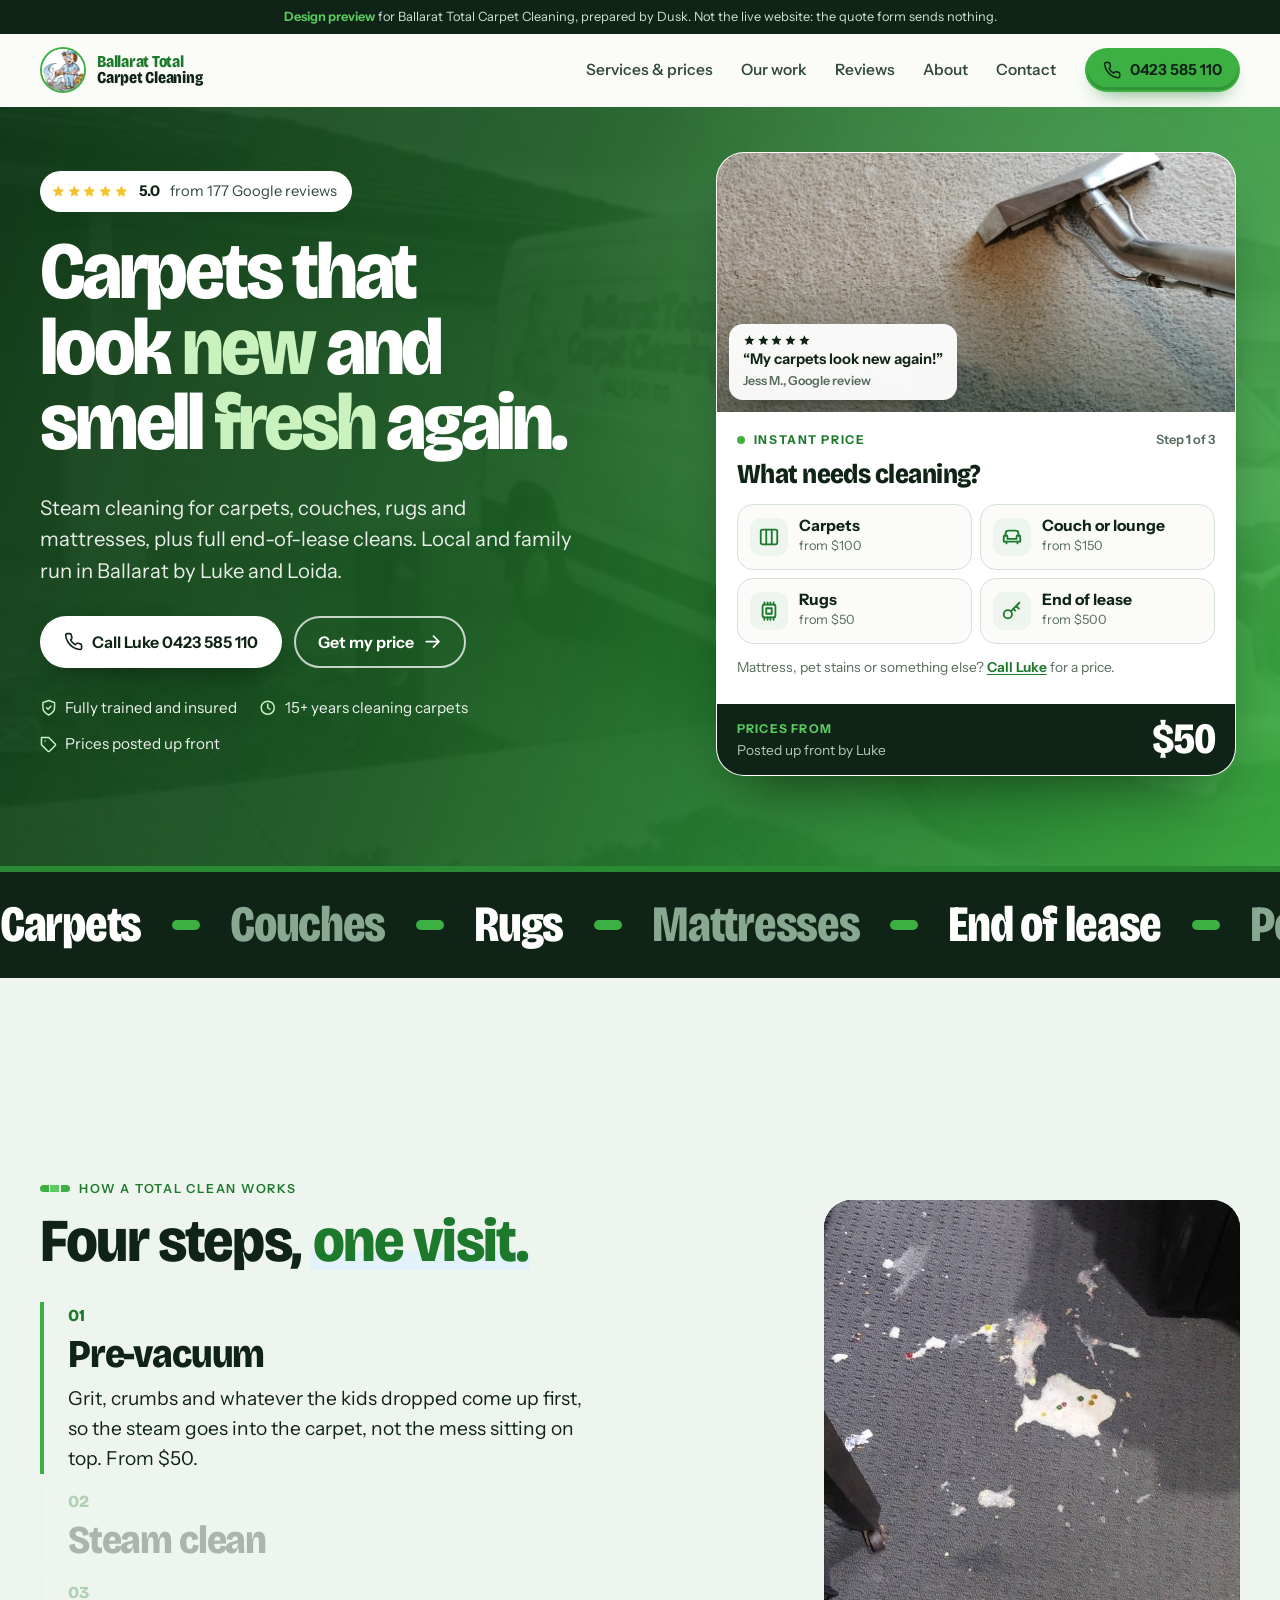
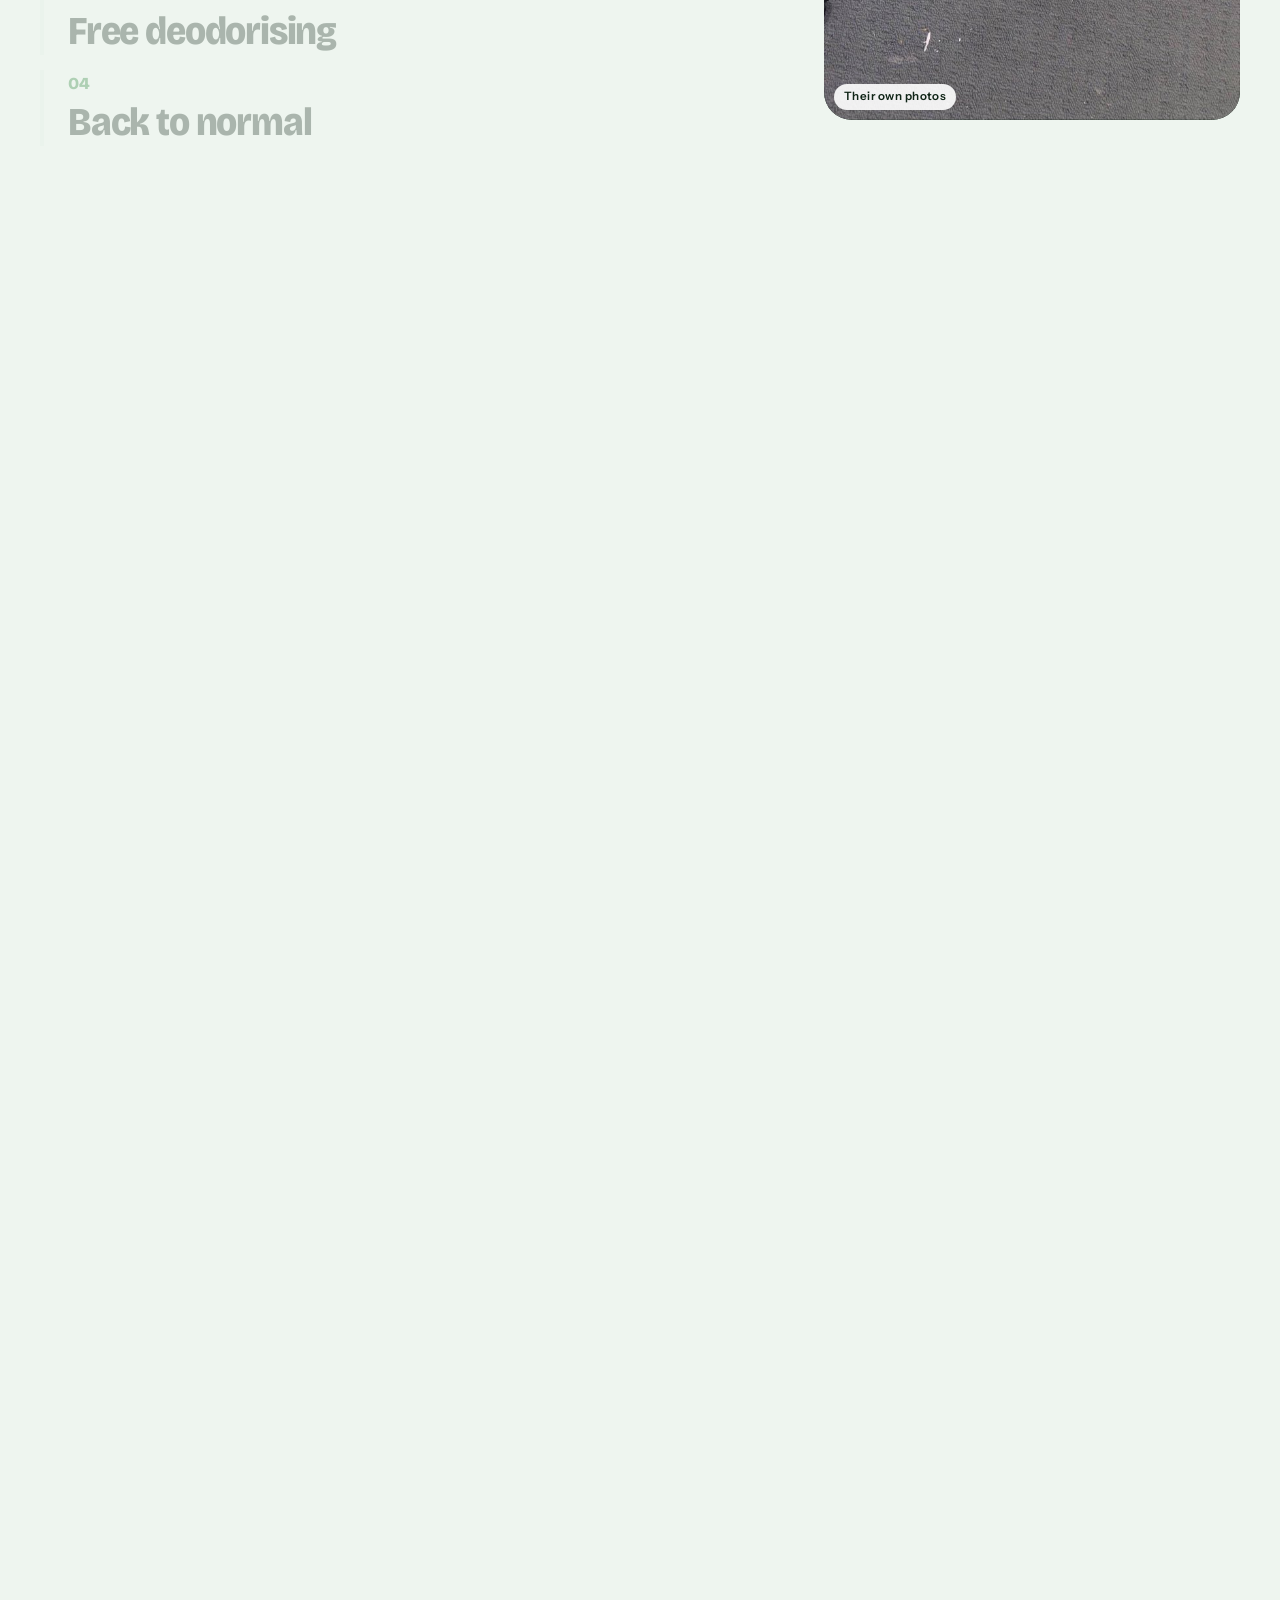
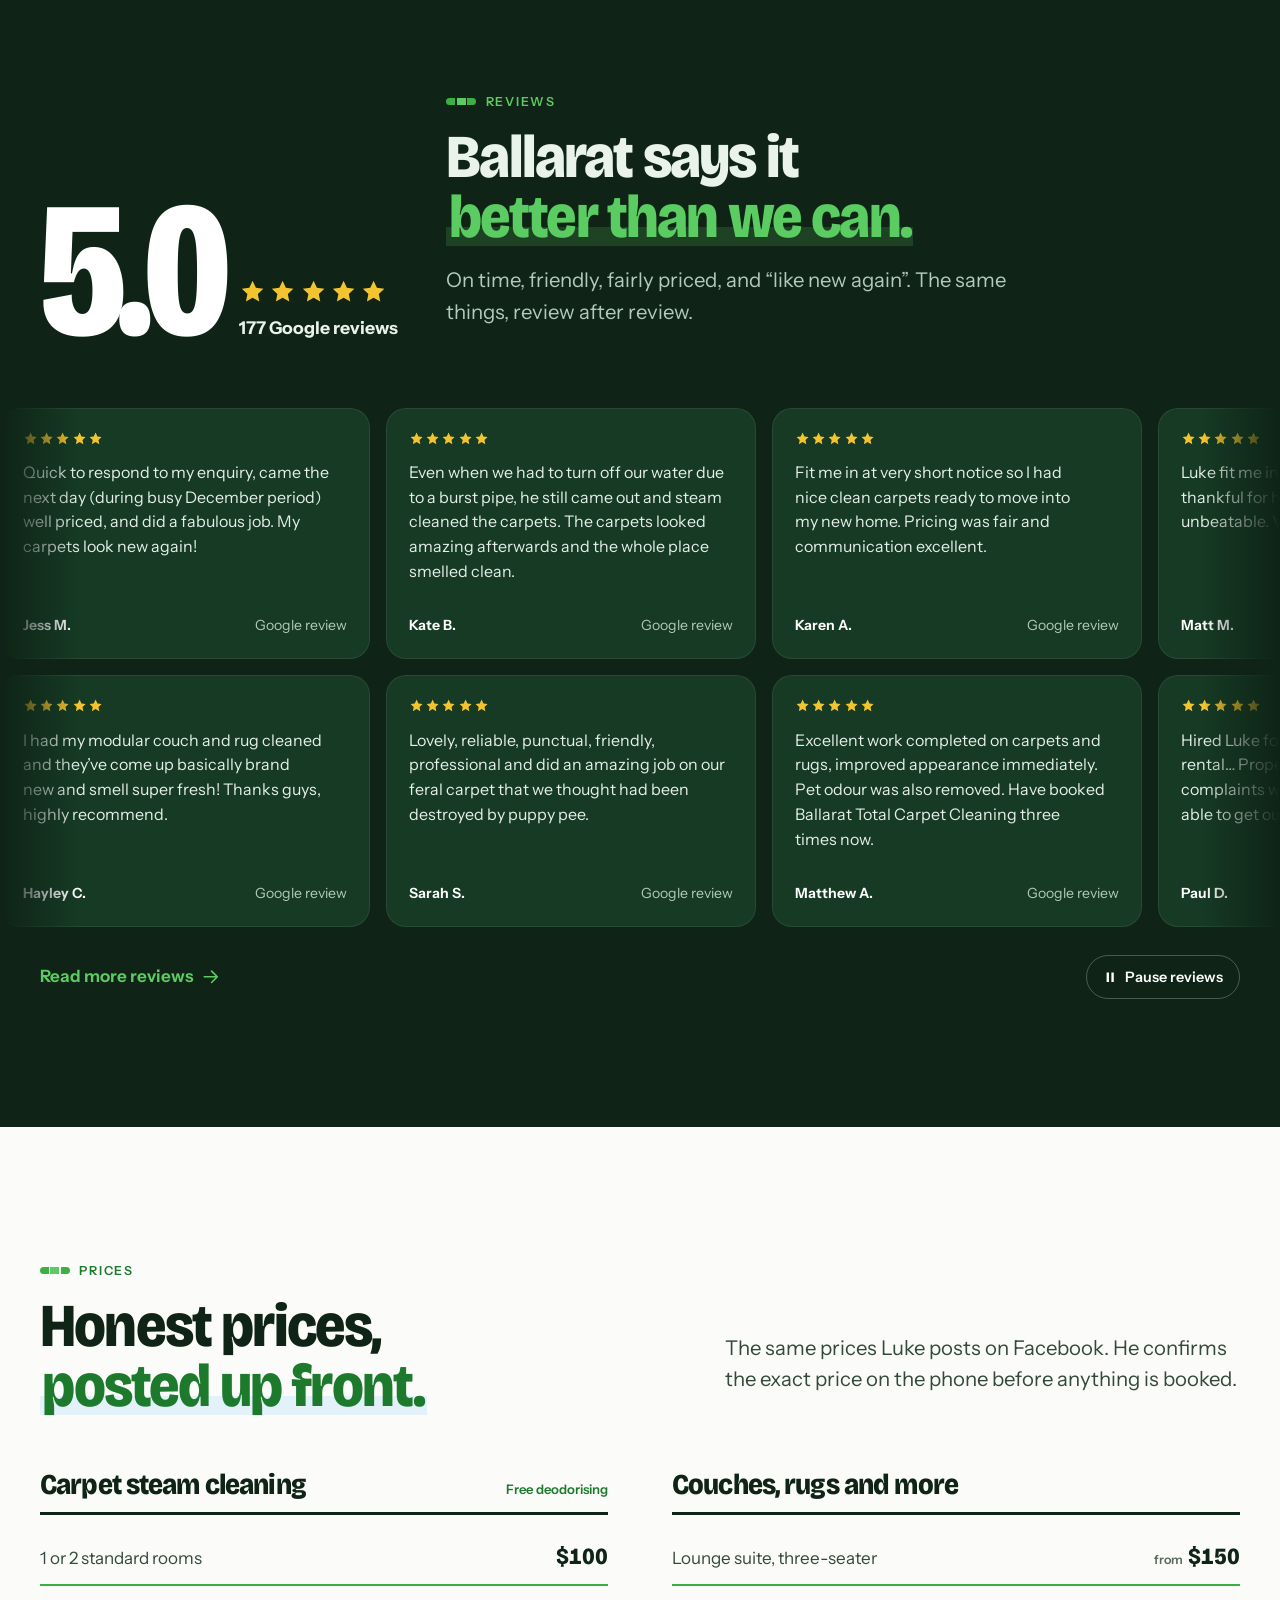
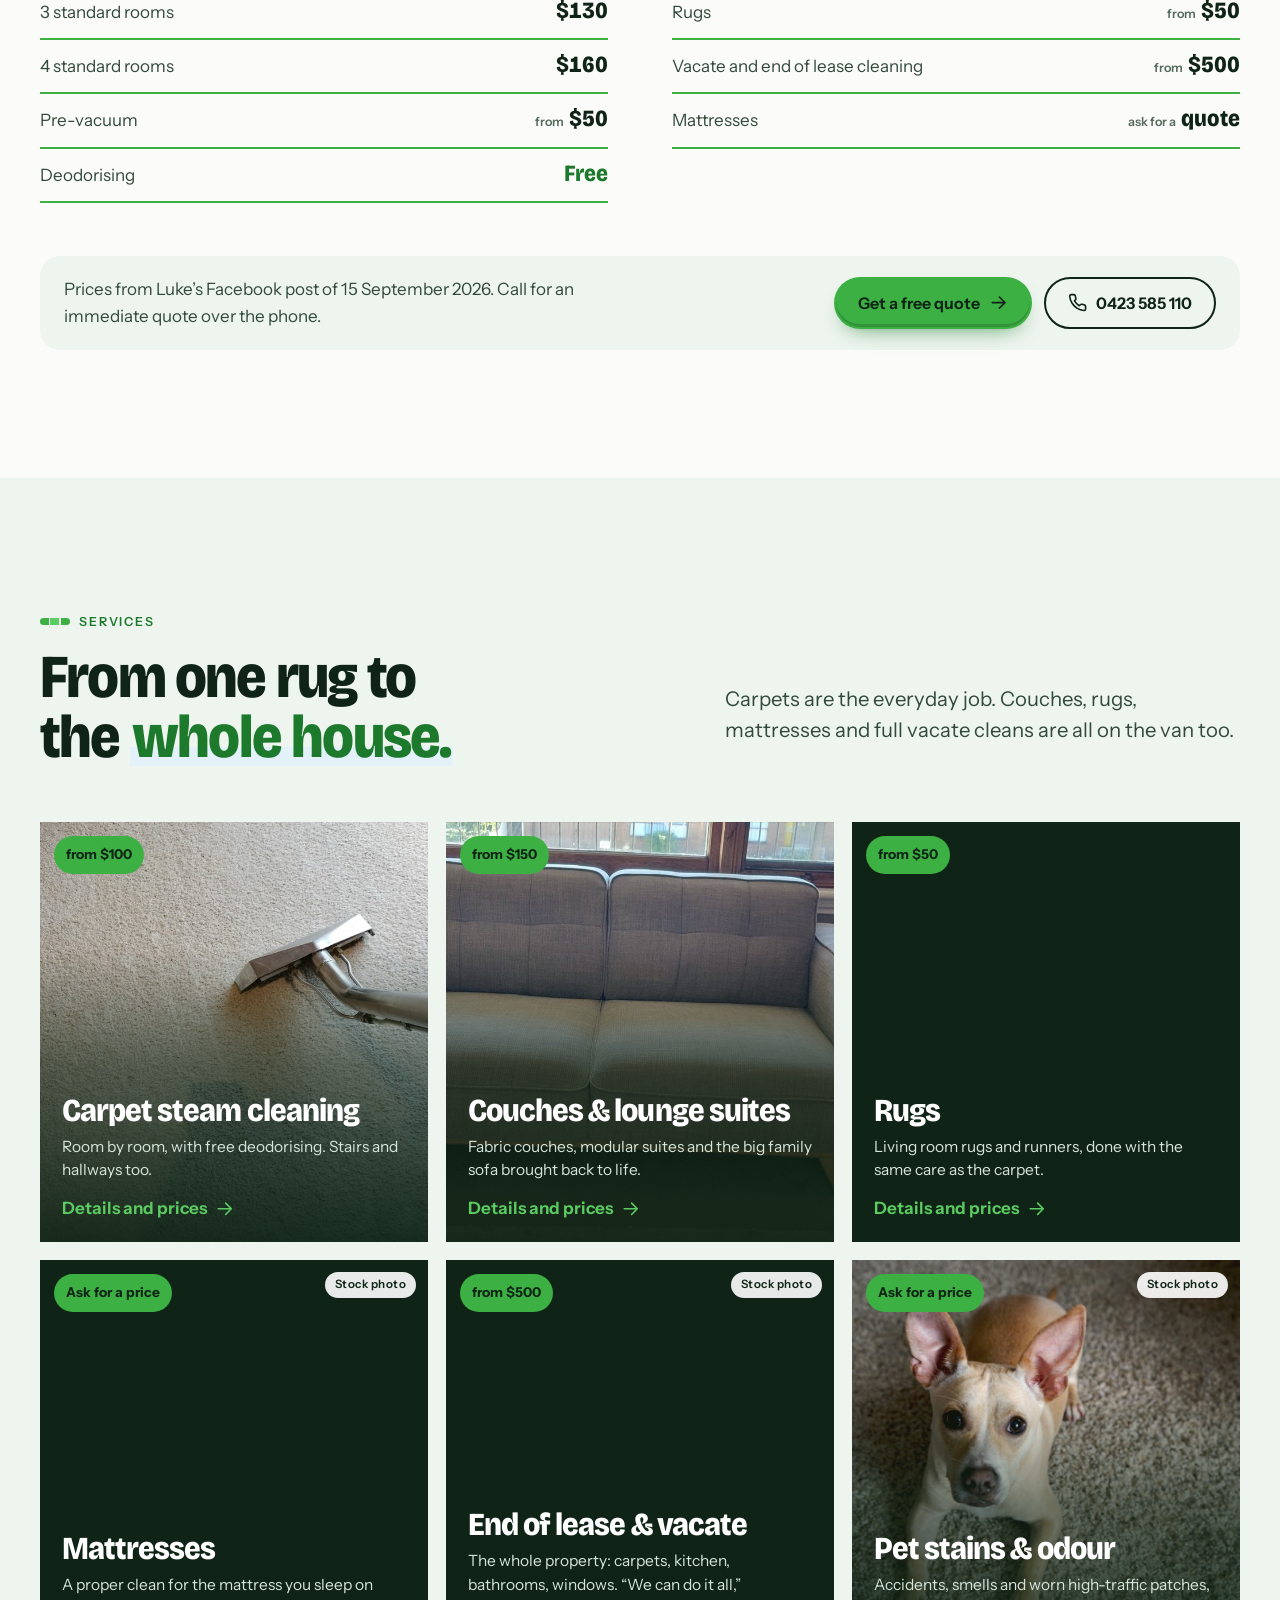
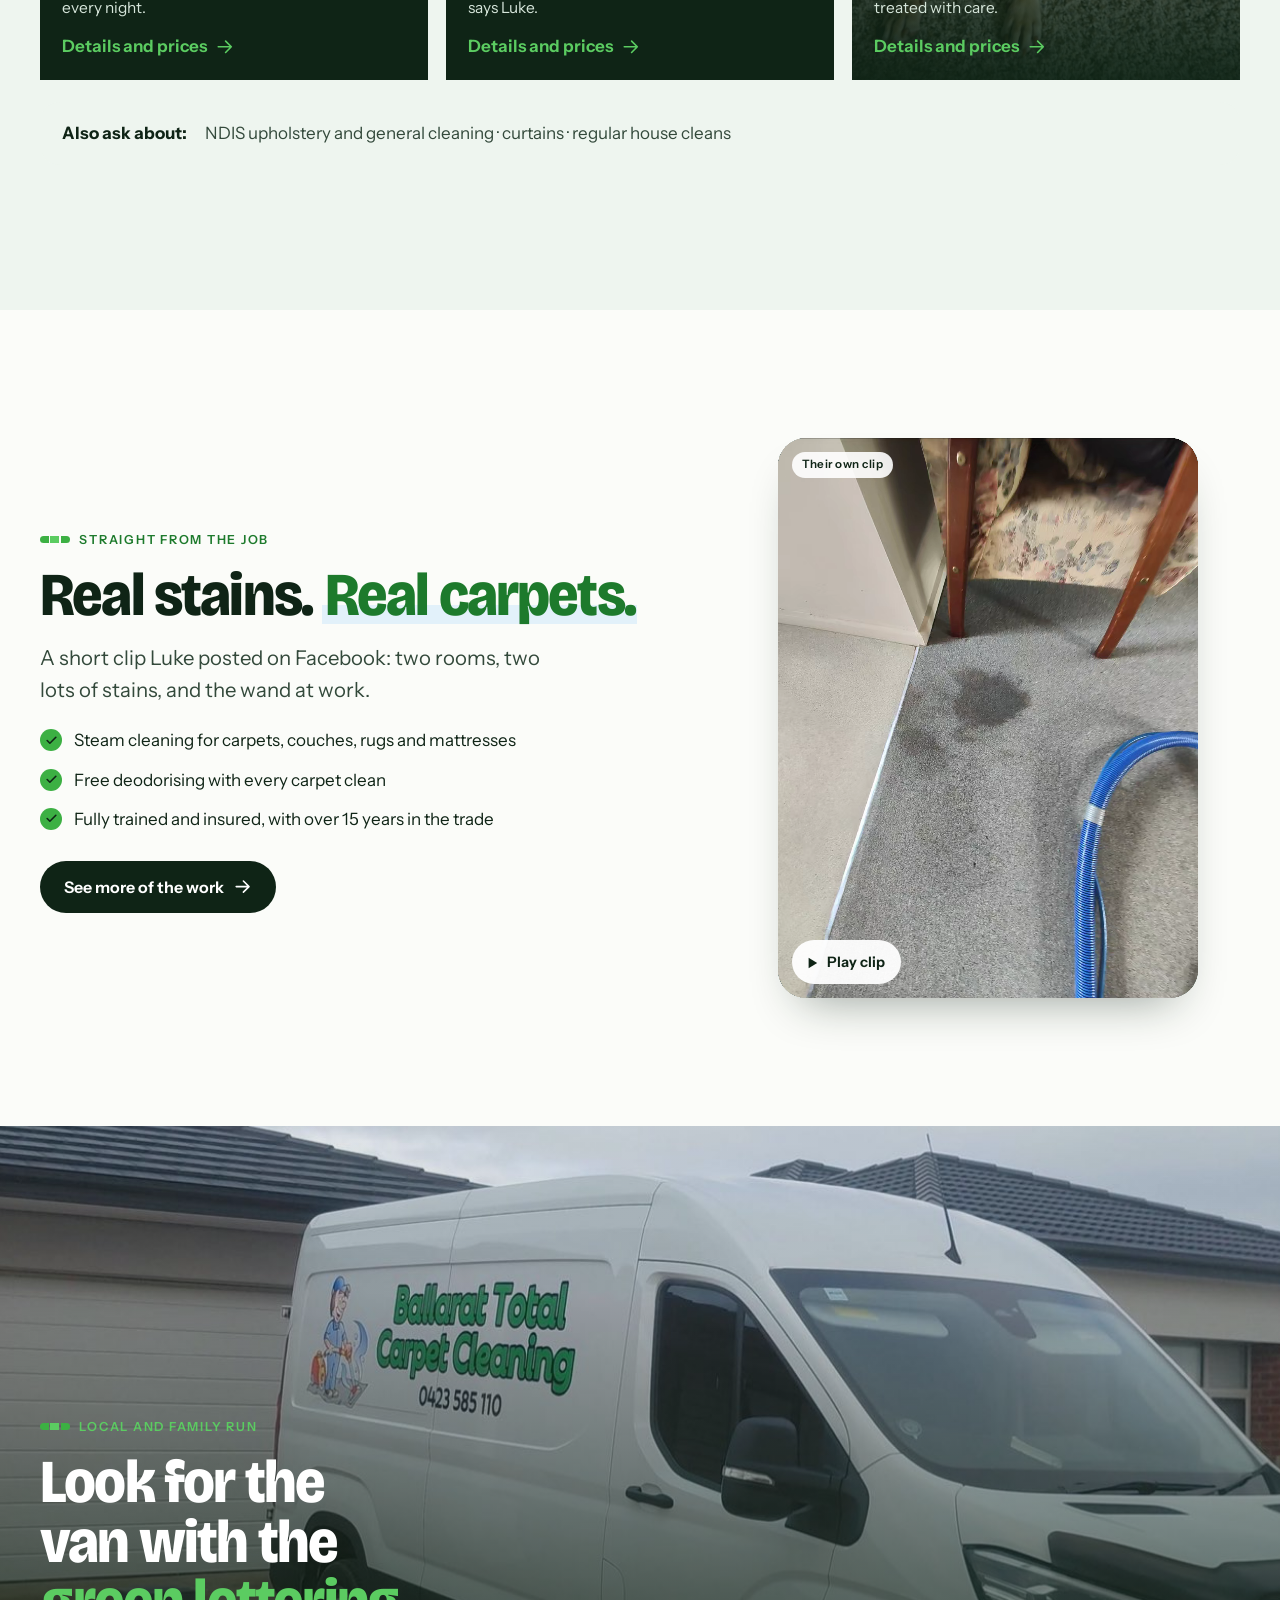
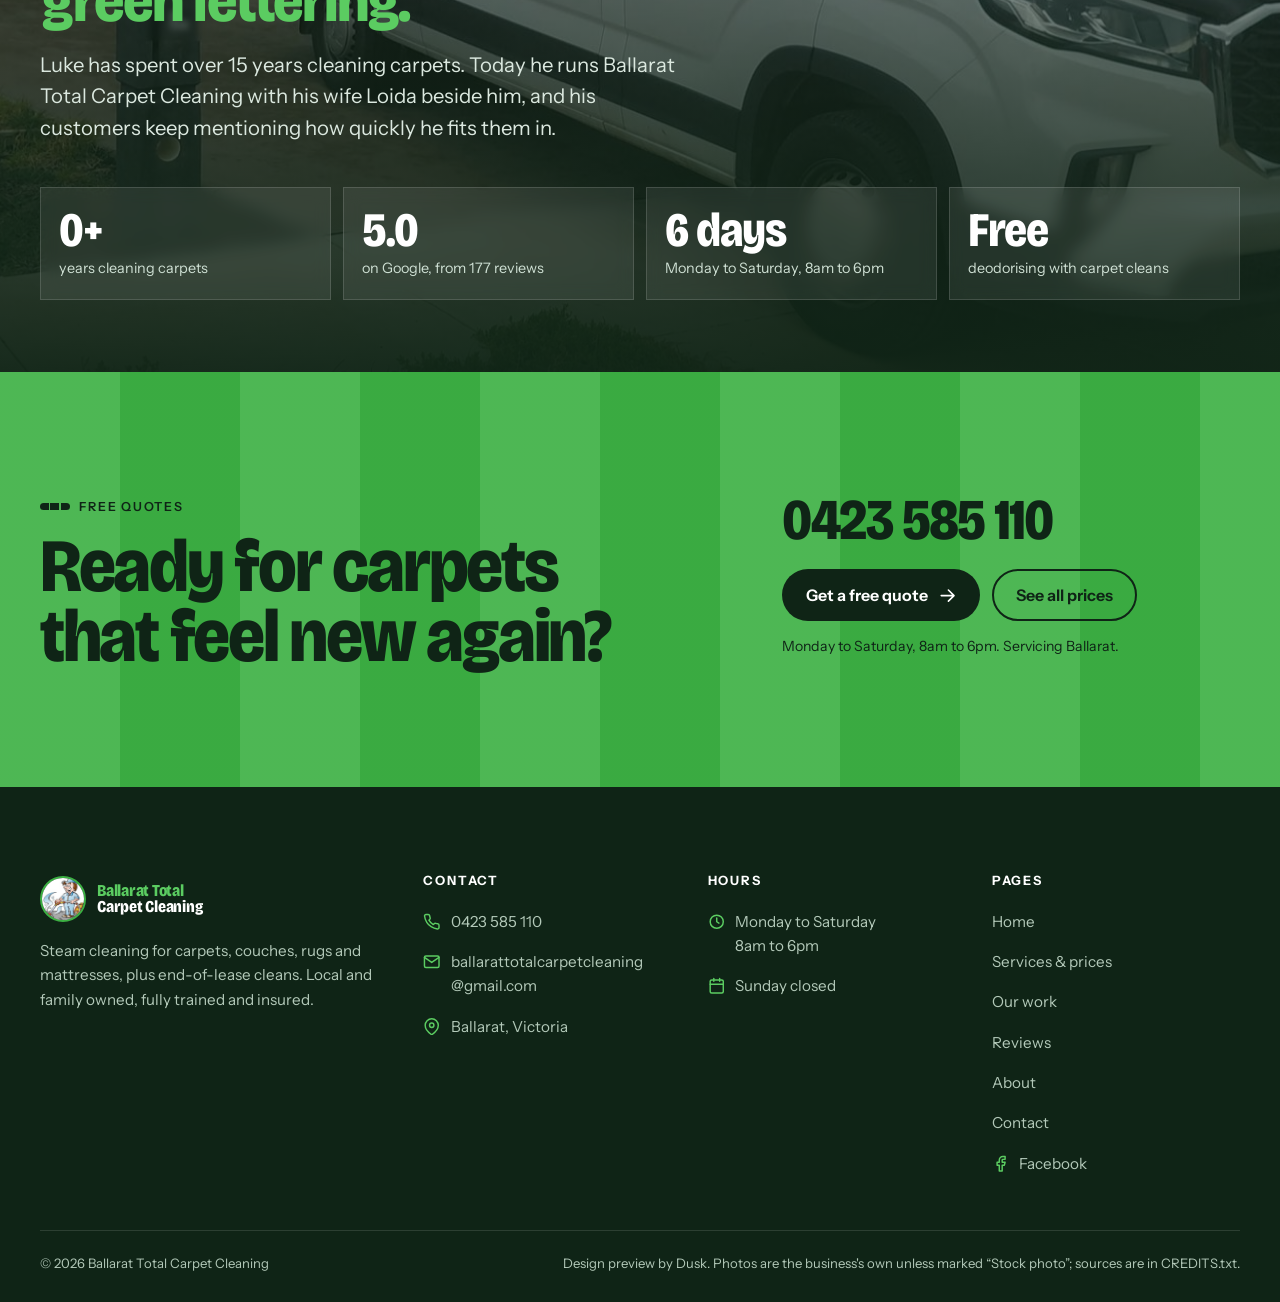
<file: index.html>
<!doctype html>
<html lang="en-AU">
<head>
<meta charset="utf-8">
<meta name="viewport" content="width=device-width, initial-scale=1, viewport-fit=cover">
<title>Ballarat Total Carpet Cleaning | Carpet, couch and end of lease cleaning in Ballarat</title>
<meta name="description" content="Local, family run carpet steam cleaning in Ballarat. Carpets from $100, lounge suites from $150, rugs from $50, end of lease cleans from $500. Rated 5.0 from 177 Google reviews. Call Luke on 0423 585 110.">
<meta name="robots" content="noindex, nofollow">
<meta name="theme-color" content="#0f2416">
<meta name="format-detection" content="telephone=no">
<link rel="icon" href="assets/brand/favicon.svg" type="image/svg+xml">
<link rel="apple-touch-icon" href="assets/brand/mascot-180.jpg">
<link rel="preconnect" href="https://fonts.googleapis.com">
<link rel="preconnect" href="https://fonts.gstatic.com" crossorigin>
<link href="https://fonts.googleapis.com/css2?family=Bricolage+Grotesque:opsz,wdth,wght@12..96,75..100,400..800&amp;family=Instrument+Sans:wdth,wght@75..100,400..700&amp;display=swap" rel="stylesheet">
<link rel="stylesheet" href="assets/css/site.css?v=2">
<link rel="preload" as="image" href="assets/img/wand-stripe.jpg" imagesrcset="assets/img/wand-stripe-sm.jpg 675w, assets/img/wand-stripe.jpg 1050w" imagesizes="(min-width: 1000px) 540px, 100vw">
<script>
(function(){var r=document.documentElement;r.classList.add('js');
try{if(!matchMedia('(prefers-reduced-motion: reduce)').matches)r.classList.add('motion')}catch(e){}
setTimeout(function(){if(!window.__btcc){r.classList.remove('motion')}},4000);
// if a newer version has been published than the copy this browser kept, load the new one once
try{var B='2';fetch('version.txt?'+Date.now(),{cache:'no-store'}).then(function(x){return x.ok?x.text():''}).then(function(t){t=(t||'').trim();
if(/^\d+$/.test(t)&&t!==B&&!new RegExp('[?&]r='+t+'(&|$)').test(location.search)){location.replace(location.pathname+'?r='+t+location.hash)}}).catch(function(){})}catch(e){}
})();
</script>
<script src="assets/js/site.js?v=2" defer></script>
</head>
<body class="page-home">
<a class="skip" href="#main">Skip to content</a>
<svg class="sr" aria-hidden="true" focusable="false" width="0" height="0"><defs>
<symbol id="i-phone" viewBox="0 0 24 24"><path d="M22 16.92v3a2 2 0 0 1-2.18 2 19.79 19.79 0 0 1-8.63-3.07 19.5 19.5 0 0 1-6-6 19.79 19.79 0 0 1-3.07-8.67A2 2 0 0 1 4.11 2h3a2 2 0 0 1 2 1.72 12.84 12.84 0 0 0 .7 2.81 2 2 0 0 1-.45 2.11L8.09 9.91a16 16 0 0 0 6 6l1.27-1.27a2 2 0 0 1 2.11-.45 12.84 12.84 0 0 0 2.81.7A2 2 0 0 1 22 16.92z"/></symbol>
<symbol id="i-go" viewBox="0 0 24 24"><path d="M4 12h16M13 5l7 7-7 7"/></symbol>
<symbol id="i-back" viewBox="0 0 24 24"><path d="M20 12H4M11 5l-7 7 7 7"/></symbol>
<symbol id="i-check" viewBox="0 0 24 24"><path d="M20 6L9 17l-5-5"/></symbol>
<symbol id="i-star" viewBox="0 0 24 24"><path d="M12 2.5l2.9 6.2 6.6.8-4.9 4.6 1.3 6.7L12 17.5l-5.9 3.3 1.3-6.7-4.9-4.6 6.6-.8z"/></symbol>
<symbol id="i-mail" viewBox="0 0 24 24"><path d="M4 4h16a2 2 0 0 1 2 2v12a2 2 0 0 1-2 2H4a2 2 0 0 1-2-2V6a2 2 0 0 1 2-2z"/><path d="M22 6l-10 7L2 6"/></symbol>
<symbol id="i-pin" viewBox="0 0 24 24"><path d="M21 10c0 7-9 13-9 13s-9-6-9-13a9 9 0 0 1 18 0z"/><circle cx="12" cy="10" r="3"/></symbol>
<symbol id="i-clock" viewBox="0 0 24 24"><circle cx="12" cy="12" r="9"/><path d="M12 7v5l3 2"/></symbol>
<symbol id="i-fb" viewBox="0 0 24 24"><path d="M18 2h-3a5 5 0 0 0-5 5v3H7v4h3v8h4v-8h3l1-4h-4V7a1 1 0 0 1 1-1h3z"/></symbol>
<symbol id="i-play" viewBox="0 0 24 24"><path d="M7 4l13 8-13 8z"/></symbol>
<symbol id="i-pause" viewBox="0 0 24 24"><path d="M6 4h4v16H6zM14 4h4v16h-4z"/></symbol>
<symbol id="i-shield" viewBox="0 0 24 24"><path d="M12 22s8-4 8-10V5l-8-3-8 3v7c0 6 8 10 8 10z"/><path d="M9 12l2 2 4-4"/></symbol>
<symbol id="i-tag" viewBox="0 0 24 24"><path d="M20.59 13.41l-7.17 7.17a2 2 0 0 1-2.83 0L2 12V2h10l8.59 8.59a2 2 0 0 1 0 2.82z"/><path d="M7 7h.01"/></symbol>
<symbol id="i-move" viewBox="0 0 24 24"><path d="M5 9l-3 3 3 3M9 5l3-3 3 3M15 19l-3 3-3-3M19 9l3 3-3 3M2 12h20M12 2v20"/></symbol>
<symbol id="i-x" viewBox="0 0 24 24"><path d="M18 6L6 18M6 6l12 12"/></symbol>
<symbol id="i-left" viewBox="0 0 24 24"><path d="M15 18l-6-6 6-6"/></symbol>
<symbol id="i-right" viewBox="0 0 24 24"><path d="M9 18l6-6-6-6"/></symbol>
<symbol id="i-cal" viewBox="0 0 24 24"><rect x="3" y="4" width="18" height="18" rx="2"/><path d="M16 2v4M8 2v4M3 10h18"/></symbol>
<symbol id="i-heart" viewBox="0 0 24 24"><path d="M20.8 4.6a5.5 5.5 0 0 0-7.8 0L12 5.7l-1-1.1a5.5 5.5 0 0 0-7.8 7.8l1 1.1L12 21l7.8-7.5 1-1.1a5.5 5.5 0 0 0 0-7.8z"/></symbol>
<symbol id="i-carpet" viewBox="0 0 24 24"><rect x="3" y="4" width="18" height="16" rx="2"/><path d="M9 4v16M15 4v16"/></symbol>
<symbol id="i-sofa" viewBox="0 0 24 24"><path d="M5 11V8a3 3 0 0 1 3-3h8a3 3 0 0 1 3 3v3"/><path d="M3 12a2 2 0 0 1 4 0v2h10v-2a2 2 0 0 1 4 0v5H3z"/><path d="M6 17v2M18 17v2"/></symbol>
<symbol id="i-rug" viewBox="0 0 24 24"><rect x="5" y="5" width="14" height="14" rx="1.5"/><rect x="9" y="9" width="6" height="6"/><path d="M7 5V2.5M10.5 5V2.5M13.5 5V2.5M17 5V2.5M7 21.5V19M10.5 21.5V19M13.5 21.5V19M17 21.5V19"/></symbol>
<symbol id="i-key" viewBox="0 0 24 24"><circle cx="7.5" cy="15.5" r="4.5"/><path d="M10.7 12.3L20 3M16.5 6.5l3 3M13.5 9.5l2 2"/></symbol>
<symbol id="i-spark" viewBox="0 0 24 24"><path d="M12 3l1.9 5.8L20 11l-6.1 2.2L12 19l-1.9-5.8L4 11l6.1-2.2z"/></symbol>
</defs></svg>
<p class="strip"><span class="s-long"><b>Design preview</b> for Ballarat Total Carpet Cleaning, prepared by Dusk. Not the live website: the quote form sends nothing.</span><span class="s-short"><b>Design preview</b> by Dusk. The form sends nothing.</span></p>
<header class="hdr">
  <div class="wrap hdr-in">
    <a class="brand" href="index.html" aria-label="Ballarat Total Carpet Cleaning, home"><img src="assets/brand/mascot-180.jpg" alt="" width="46" height="46"><span class="wm" aria-hidden="true"><span>Ballarat Total</span><span>Carpet Cleaning</span></span></a>
    <nav class="nav" aria-label="Main"><a href="services.html">Services &amp; prices</a><a href="work.html">Our work</a><a href="reviews.html">Reviews</a><a href="about.html">About</a><a href="contact.html">Contact</a></nav>
    <a class="btn btn-go btn-sm hdr-call" href="tel:0423585110"><svg class="ico" aria-hidden="true"><use href="#i-phone"/></svg><span>0423 585 110</span></a>
    <button class="menu-btn" type="button" aria-expanded="false" aria-controls="menu" aria-label="Open menu"><i></i></button>
  </div>
</header>
<div class="sheet" id="menu" aria-hidden="true">
  <nav aria-label="Menu">
      <a href="index.html" aria-current="page">Home<svg class="ico" aria-hidden="true"><use href="#i-right"/></svg></a>
      <a href="services.html">Services &amp; prices<svg class="ico" aria-hidden="true"><use href="#i-right"/></svg></a>
      <a href="work.html">Our work<svg class="ico" aria-hidden="true"><use href="#i-right"/></svg></a>
      <a href="reviews.html">Reviews<svg class="ico" aria-hidden="true"><use href="#i-right"/></svg></a>
      <a href="about.html">About<svg class="ico" aria-hidden="true"><use href="#i-right"/></svg></a>
      <a href="contact.html">Contact<svg class="ico" aria-hidden="true"><use href="#i-right"/></svg></a>
  </nav>
  <a class="btn btn-go" href="tel:0423585110"><svg class="ico" aria-hidden="true"><use href="#i-phone"/></svg>Call Luke 0423 585 110</a>
  <p class="sheet-meta">Mon to Sat, 8am to 6pm &middot; Ballarat, Victoria</p>
</div>
<main id="main">
<section class="hero hero-green">
  <div class="hero-bg" aria-hidden="true"><img src="assets/img/van-house.jpg" srcset="assets/img/van-house-sm.jpg 1000w, assets/img/van-house.jpg 2000w" sizes="100vw" width="2000" height="923" alt=""></div>
  <div class="wrap hero-grid">
    <div class="hero-copy">
      <a class="g-badge" href="reviews.html" data-rise style="--r:0"><span class="stars" aria-hidden="true"><svg class="ico ico-fill" aria-hidden="true"><use href="#i-star"/></svg><svg class="ico ico-fill" aria-hidden="true"><use href="#i-star"/></svg><svg class="ico ico-fill" aria-hidden="true"><use href="#i-star"/></svg><svg class="ico ico-fill" aria-hidden="true"><use href="#i-star"/></svg><svg class="ico ico-fill" aria-hidden="true"><use href="#i-star"/></svg></span><b>5.0</b><span>from 177 Google reviews</span></a>
      <h1 class="h1" data-rise style="--r:1;margin-top:22px">Carpets that look <em>new</em> and smell <em>fresh</em> again.</h1>
      <p class="lead" data-rise style="--r:2">Steam cleaning for carpets, couches, rugs and mattresses, plus full end-of-lease cleans. Local and family run in Ballarat by Luke and Loida.</p>
      <div class="btn-row" data-rise style="--r:3" data-hero-cta>
        <a class="btn btn-go" href="tel:0423585110"><svg class="ico" aria-hidden="true"><use href="#i-phone"/></svg>Call Luke 0423 585 110</a>
        <a class="btn btn-line" href="#instant-quote" data-hq-jump>Get my price<svg class="ico" aria-hidden="true"><use href="#i-go"/></svg></a>
      </div>
      <ul class="proof" data-rise style="--r:4">
        <li><svg class="ico" aria-hidden="true"><use href="#i-shield"/></svg>Fully trained and insured</li>
        <li><svg class="ico" aria-hidden="true"><use href="#i-clock"/></svg>15+ years cleaning carpets</li>
        <li><svg class="ico" aria-hidden="true"><use href="#i-tag"/></svg>Prices posted up front</li>
      </ul>
    </div>
    <div class="hq" id="instant-quote" data-rise style="--r:2">
      <figure class="hq-photo">
        <img src="assets/img/wand-stripe.jpg" srcset="assets/img/wand-stripe-sm.jpg 675w, assets/img/wand-stripe.jpg 1050w" sizes="(min-width: 1000px) 540px, 100vw" width="1050" height="1400" alt="Luke’s cleaning wand pulling a clean stripe through a beige carpet" fetchpriority="high">
        <div class="hq-rev">
          <p class="hq-rev-i on"><span class="stars" aria-hidden="true"><svg class="ico ico-fill" aria-hidden="true"><use href="#i-star"/></svg><svg class="ico ico-fill" aria-hidden="true"><use href="#i-star"/></svg><svg class="ico ico-fill" aria-hidden="true"><use href="#i-star"/></svg><svg class="ico ico-fill" aria-hidden="true"><use href="#i-star"/></svg><svg class="ico ico-fill" aria-hidden="true"><use href="#i-star"/></svg></span><span>&ldquo;Luke fit me in on his day off.&rdquo;</span><b>Matt M., Google review</b></p>
          <p class="hq-rev-i" aria-hidden="true"><span class="stars" aria-hidden="true"><svg class="ico ico-fill" aria-hidden="true"><use href="#i-star"/></svg><svg class="ico ico-fill" aria-hidden="true"><use href="#i-star"/></svg><svg class="ico ico-fill" aria-hidden="true"><use href="#i-star"/></svg><svg class="ico ico-fill" aria-hidden="true"><use href="#i-star"/></svg><svg class="ico ico-fill" aria-hidden="true"><use href="#i-star"/></svg></span><span>&ldquo;My carpets look new again!&rdquo;</span><b>Jess M., Google review</b></p>
          <p class="hq-rev-i" aria-hidden="true"><span class="stars" aria-hidden="true"><svg class="ico ico-fill" aria-hidden="true"><use href="#i-star"/></svg><svg class="ico ico-fill" aria-hidden="true"><use href="#i-star"/></svg><svg class="ico ico-fill" aria-hidden="true"><use href="#i-star"/></svg><svg class="ico ico-fill" aria-hidden="true"><use href="#i-star"/></svg><svg class="ico ico-fill" aria-hidden="true"><use href="#i-star"/></svg></span><span>&ldquo;Best prices in Ballarat for carpet cleaning by a long shot!&rdquo;</span><b>Penelope H., Google review</b></p>
          <p class="hq-rev-i" aria-hidden="true"><span class="stars" aria-hidden="true"><svg class="ico ico-fill" aria-hidden="true"><use href="#i-star"/></svg><svg class="ico ico-fill" aria-hidden="true"><use href="#i-star"/></svg><svg class="ico ico-fill" aria-hidden="true"><use href="#i-star"/></svg><svg class="ico ico-fill" aria-hidden="true"><use href="#i-star"/></svg><svg class="ico ico-fill" aria-hidden="true"><use href="#i-star"/></svg></span><span>&ldquo;The whole place smelled clean.&rdquo;</span><b>Kate B., Google review</b></p>
        </div>
      </figure>
      <form class="hq-form" data-quick novalidate aria-label="Instant price">
        <div class="hq-body">
          <div class="hq-top"><p class="hq-eyebrow"><i></i>Instant price</p><p class="hq-count">Step <b data-hq-n>1</b> of 3</p></div>
          <fieldset class="hq-panel on">
            <legend class="hq-title">What needs cleaning?</legend>
            <div class="hq-tiles">
              <label class="hq-tile"><input type="radio" name="job" value="carpets"><span><svg class="ico" aria-hidden="true"><use href="#i-carpet"/></svg><b>Carpets</b><small>from $100</small></span></label>
              <label class="hq-tile"><input type="radio" name="job" value="couch"><span><svg class="ico" aria-hidden="true"><use href="#i-sofa"/></svg><b>Couch or lounge</b><small>from $150</small></span></label>
              <label class="hq-tile"><input type="radio" name="job" value="rugs"><span><svg class="ico" aria-hidden="true"><use href="#i-rug"/></svg><b>Rugs</b><small>from $50</small></span></label>
              <label class="hq-tile"><input type="radio" name="job" value="lease"><span><svg class="ico" aria-hidden="true"><use href="#i-key"/></svg><b>End of lease</b><small>from $500</small></span></label>
            </div>
            <p class="hq-alt">Mattress, pet stains or something else? <a href="tel:0423585110">Call Luke</a> for a price.</p>
          </fieldset>
          <fieldset class="hq-panel" hidden>
            <legend class="hq-title" data-hq-q>How many rooms?</legend>
            <div class="hq-opt" data-for="carpets">
              <div class="hq-seg"><label><input type="radio" name="rooms" value="12"><span>1–2 rooms</span></label><label><input type="radio" name="rooms" value="3" checked><span>3 rooms</span></label><label><input type="radio" name="rooms" value="4"><span>4 rooms</span></label><label><input type="radio" name="rooms" value="5"><span>5 or more</span></label></div>
              <label class="hq-check"><input type="checkbox" name="pre"><span>Add a pre-vacuum <small>from $50</small></span></label>
            </div>
            <div class="hq-opt" data-for="couch" hidden>
              <div class="hq-seg"><label><input type="radio" name="couch" value="3" checked><span>Three-seater</span></label><label><input type="radio" name="couch" value="big"><span>Bigger or modular</span></label></div>
            </div>
            <div class="hq-opt" data-for="rugs" hidden>
              <div class="hq-stepper"><button type="button" data-rug="-1" aria-label="One rug fewer">&minus;</button><output data-rugs>1</output><button type="button" data-rug="1" aria-label="One rug more">+</button></div>
            </div>
            <div class="hq-opt" data-for="lease" hidden>
              <div class="hq-seg"><label><input type="radio" name="beds" value="1"><span>1 bedroom</span></label><label><input type="radio" name="beds" value="2"><span>2</span></label><label><input type="radio" name="beds" value="3" checked><span>3</span></label><label><input type="radio" name="beds" value="4"><span>4 or more</span></label></div>
            </div>
            <div class="hq-nav"><button type="button" class="hq-back" data-hq-back><svg class="ico" aria-hidden="true"><use href="#i-back"/></svg>Back</button><button type="submit" class="btn btn-go btn-sm">Book this price<svg class="ico" aria-hidden="true"><use href="#i-go"/></svg></button></div>
          </fieldset>
          <fieldset class="hq-panel" hidden>
            <legend class="hq-title">Where should Luke call you?</legend>
            <div class="hq-fields">
              <div class="fld"><label for="hq-name">Name</label><input id="hq-name" name="name" autocomplete="name" required aria-describedby="hq-name-err"><span class="err" id="hq-name-err">Please add your name.</span></div>
              <div class="fld"><label for="hq-phone">Mobile</label><input id="hq-phone" name="phone" type="tel" inputmode="tel" autocomplete="tel" required aria-describedby="hq-phone-err"><span class="err" id="hq-phone-err">Please add a number Luke can call.</span></div>
            </div>
            <div class="hq-nav"><button type="button" class="hq-back" data-hq-back><svg class="ico" aria-hidden="true"><use href="#i-back"/></svg>Back</button><button type="submit" class="btn btn-go btn-sm">Send my quote<svg class="ico" aria-hidden="true"><use href="#i-go"/></svg></button></div>
            <p class="hq-fine">Design preview: nothing is sent.</p>
          </fieldset>
          <div class="hq-done" hidden tabindex="-1"><svg class="ico" aria-hidden="true"><use href="#i-check"/></svg><div><p class="hq-title">Thanks<span data-name></span>. Luke has your request.</p><p>In the finished website he gets this straight away, then calls you to confirm the price and pick a day.</p><a class="btn btn-go btn-sm" href="tel:0423585110"><svg class="ico" aria-hidden="true"><use href="#i-phone"/></svg>Call Luke now</a></div></div>
        </div>
        <div class="hq-price" aria-live="polite"><div><span data-hq-label>Prices from</span><small data-hq-note>Posted up front by Luke</small></div><b class="hq-num" data-v="50">$50</b></div>
      </form>
    </div>
  </div>
</section>

<div class="band">
  <p class="sr">Services: carpets, couches and lounge suites, rugs, mattresses, end of lease cleans, pet stains and odour, NDIS cleaning.</p>
  <div class="band-track" aria-hidden="true"><span>Carpets</span><span>Couches</span><span>Rugs</span><span>Mattresses</span><span>End of lease</span><span>Pet stains</span><span>NDIS cleaning</span><span>Carpets</span><span>Couches</span><span>Rugs</span><span>Mattresses</span><span>End of lease</span><span>Pet stains</span><span>NDIS cleaning</span></div>
</div>

<section class="story" data-story id="how">
  <div class="story-pin">
    <div class="wrap story-grid">
      <div class="story-media" aria-hidden="true">
        <figure class="sm-layer"><img src="assets/img/mess.jpg" width="637" height="1400" alt="" loading="lazy" decoding="async"></figure>
        <figure class="sm-layer"><img src="assets/img/wand-stripe.jpg" width="1050" height="1400" alt="" loading="lazy" decoding="async"></figure>
        <figure class="sm-layer"><img src="assets/img/clean-room.jpg" width="1050" height="1400" alt="" loading="lazy" decoding="async"></figure>
        <figure class="sm-layer"><img src="assets/img/lounge-carpet.jpg" width="1050" height="1400" alt="" loading="lazy" decoding="async"></figure>
        <span class="sm-wand wand-head"></span>
        <span class="tag sm-tag">Their own photos</span>
      </div>
      <div class="story-copy">
        <p class="eyebrow">How a Total clean works</p>
        <h2 class="h2">Four steps, <em>one visit.</em></h2>
        <ol class="story-steps">
          <li><div class="st-img"><img src="assets/img/mess.jpg" width="637" height="1400" alt="A carpet scattered with spilled slime and crumbs, before the pre-vacuum" loading="lazy" decoding="async"></div><div><span class="st-num">01</span><h3>Pre-vacuum</h3><p>Grit, crumbs and whatever the kids dropped come up first, so the steam goes into the carpet, not the mess sitting on top. From $50.</p></div></li>
          <li><div class="st-img"><img src="assets/img/wand-stripe.jpg" width="1050" height="1400" alt="The cleaning wand moving across a beige carpet, leaving a clean stripe" loading="lazy" decoding="async"></div><div><span class="st-num">02</span><h3>Steam clean</h3><p>Luke works through each room in steady, overlapping passes of the wand. You can watch the clean lines appear as he goes.</p></div></li>
          <li><div class="st-img"><img src="assets/img/clean-room.jpg" width="1050" height="1400" alt="A small bedroom with freshly cleaned dark carpet showing neat stripes" loading="lazy" decoding="async"></div><div><span class="st-num">03</span><h3>Free deodorising</h3><p>Deodorising comes free with every carpet clean. In one customer’s words, &ldquo;the whole place smelled clean.&rdquo;</p></div></li>
          <li><div class="st-img"><img src="assets/img/lounge-carpet.jpg" width="1050" height="1400" alt="A lounge room carpet after cleaning, with the couch back in place" loading="lazy" decoding="async"></div><div><span class="st-num">04</span><h3>Back to normal</h3><p>Furniture back where it lives and a room that feels new underfoot. The line that comes up again and again in his reviews: like new again.</p></div></li>
        </ol>
        <div class="story-bar" aria-hidden="true"><i></i><i></i><i></i><i></i></div>
      </div>
    </div>
  </div>
</section>

<section class="sec on-dark revs" id="revs">
  <div class="wrap">
    <div class="score">
      <div class="score-num" data-reveal>
        <span class="score-big" data-count="5.0">5.0</span>
        <div class="score-side"><span class="stars" aria-hidden="true"><svg class="ico ico-fill" aria-hidden="true"><use href="#i-star"/></svg><svg class="ico ico-fill" aria-hidden="true"><use href="#i-star"/></svg><svg class="ico ico-fill" aria-hidden="true"><use href="#i-star"/></svg><svg class="ico ico-fill" aria-hidden="true"><use href="#i-star"/></svg><svg class="ico ico-fill" aria-hidden="true"><use href="#i-star"/></svg></span><b><span data-count="177">177</span> Google reviews</b></div>
      </div>
      <div data-reveal style="--r:1">
        <p class="eyebrow">Reviews</p>
        <h2 class="h2">Ballarat says it <em>better than we can.</em></h2>
        <p class="lead">On time, friendly, fairly priced, and &ldquo;like new again&rdquo;. The same things, review after review.</p>
      </div>
    </div>
  </div>
  <div class="rv-rows">
    <div class="rv-row"><figure class="rv"><span class="stars" aria-hidden="true"><svg class="ico ico-fill" aria-hidden="true"><use href="#i-star"/></svg><svg class="ico ico-fill" aria-hidden="true"><use href="#i-star"/></svg><svg class="ico ico-fill" aria-hidden="true"><use href="#i-star"/></svg><svg class="ico ico-fill" aria-hidden="true"><use href="#i-star"/></svg><svg class="ico ico-fill" aria-hidden="true"><use href="#i-star"/></svg></span><blockquote><p>Quick to respond to my enquiry, came the next day (during busy December period) well priced, and did a fabulous job. My carpets look new again!</p></blockquote><figcaption><b>Jess M.</b><span>Google review</span></figcaption></figure><figure class="rv"><span class="stars" aria-hidden="true"><svg class="ico ico-fill" aria-hidden="true"><use href="#i-star"/></svg><svg class="ico ico-fill" aria-hidden="true"><use href="#i-star"/></svg><svg class="ico ico-fill" aria-hidden="true"><use href="#i-star"/></svg><svg class="ico ico-fill" aria-hidden="true"><use href="#i-star"/></svg><svg class="ico ico-fill" aria-hidden="true"><use href="#i-star"/></svg></span><blockquote><p>Even when we had to turn off our water due to a burst pipe, he still came out and steam cleaned the carpets. The carpets looked amazing afterwards and the whole place smelled clean.</p></blockquote><figcaption><b>Kate B.</b><span>Google review</span></figcaption></figure><figure class="rv"><span class="stars" aria-hidden="true"><svg class="ico ico-fill" aria-hidden="true"><use href="#i-star"/></svg><svg class="ico ico-fill" aria-hidden="true"><use href="#i-star"/></svg><svg class="ico ico-fill" aria-hidden="true"><use href="#i-star"/></svg><svg class="ico ico-fill" aria-hidden="true"><use href="#i-star"/></svg><svg class="ico ico-fill" aria-hidden="true"><use href="#i-star"/></svg></span><blockquote><p>Fit me in at very short notice so I had nice clean carpets ready to move into my new home. Pricing was fair and communication excellent.</p></blockquote><figcaption><b>Karen A.</b><span>Google review</span></figcaption></figure><figure class="rv"><span class="stars" aria-hidden="true"><svg class="ico ico-fill" aria-hidden="true"><use href="#i-star"/></svg><svg class="ico ico-fill" aria-hidden="true"><use href="#i-star"/></svg><svg class="ico ico-fill" aria-hidden="true"><use href="#i-star"/></svg><svg class="ico ico-fill" aria-hidden="true"><use href="#i-star"/></svg><svg class="ico ico-fill" aria-hidden="true"><use href="#i-star"/></svg></span><blockquote><p>Luke fit me in on his day off, I am genuinely thankful for his service and the price was unbeatable. Very professional and efficient.</p></blockquote><figcaption><b>Matt M.</b><span>Google review</span></figcaption></figure><figure class="rv"><span class="stars" aria-hidden="true"><svg class="ico ico-fill" aria-hidden="true"><use href="#i-star"/></svg><svg class="ico ico-fill" aria-hidden="true"><use href="#i-star"/></svg><svg class="ico ico-fill" aria-hidden="true"><use href="#i-star"/></svg><svg class="ico ico-fill" aria-hidden="true"><use href="#i-star"/></svg><svg class="ico ico-fill" aria-hidden="true"><use href="#i-star"/></svg></span><blockquote><p>He did a great job with my carpet and couch. He was punctual, efficient and did an excellent job with my light coloured carpet. I won’t use anyone else from now on!</p></blockquote><figcaption><b>Emma</b><span>Google review</span></figcaption></figure><figure class="rv"><span class="stars" aria-hidden="true"><svg class="ico ico-fill" aria-hidden="true"><use href="#i-star"/></svg><svg class="ico ico-fill" aria-hidden="true"><use href="#i-star"/></svg><svg class="ico ico-fill" aria-hidden="true"><use href="#i-star"/></svg><svg class="ico ico-fill" aria-hidden="true"><use href="#i-star"/></svg><svg class="ico ico-fill" aria-hidden="true"><use href="#i-star"/></svg></span><blockquote><p>Not only did he squeeze me in for the next day, but he did an amazing job removing stains that a previous carpet cleaner couldn’t. And all at a very reasonable price.</p></blockquote><figcaption><b>Bob G.</b><span>Google review</span></figcaption></figure><figure class="rv"><span class="stars" aria-hidden="true"><svg class="ico ico-fill" aria-hidden="true"><use href="#i-star"/></svg><svg class="ico ico-fill" aria-hidden="true"><use href="#i-star"/></svg><svg class="ico ico-fill" aria-hidden="true"><use href="#i-star"/></svg><svg class="ico ico-fill" aria-hidden="true"><use href="#i-star"/></svg><svg class="ico ico-fill" aria-hidden="true"><use href="#i-star"/></svg></span><blockquote><p>Most recently had Luke and his team do a full vacate clean for a large 4 bedroom house that was very lived in with 2 young children and they did an amazing job! Didn’t miss a beat.</p></blockquote><figcaption><b>Chelsea B.</b><span>Google review</span></figcaption></figure><figure class="rv"><span class="stars" aria-hidden="true"><svg class="ico ico-fill" aria-hidden="true"><use href="#i-star"/></svg><svg class="ico ico-fill" aria-hidden="true"><use href="#i-star"/></svg><svg class="ico ico-fill" aria-hidden="true"><use href="#i-star"/></svg><svg class="ico ico-fill" aria-hidden="true"><use href="#i-star"/></svg><svg class="ico ico-fill" aria-hidden="true"><use href="#i-star"/></svg></span><blockquote><p>Did a fantastic job steam cleaning carpets at my rental, including a very tricky staircase! Also best prices in Ballarat for carpet cleaning by a long shot!</p></blockquote><figcaption><b>Penelope H.</b><span>Google review</span></figcaption></figure><figure class="rv" aria-hidden="true"><span class="stars" aria-hidden="true"><svg class="ico ico-fill" aria-hidden="true"><use href="#i-star"/></svg><svg class="ico ico-fill" aria-hidden="true"><use href="#i-star"/></svg><svg class="ico ico-fill" aria-hidden="true"><use href="#i-star"/></svg><svg class="ico ico-fill" aria-hidden="true"><use href="#i-star"/></svg><svg class="ico ico-fill" aria-hidden="true"><use href="#i-star"/></svg></span><blockquote><p>Quick to respond to my enquiry, came the next day (during busy December period) well priced, and did a fabulous job. My carpets look new again!</p></blockquote><figcaption><b>Jess M.</b><span>Google review</span></figcaption></figure><figure class="rv" aria-hidden="true"><span class="stars" aria-hidden="true"><svg class="ico ico-fill" aria-hidden="true"><use href="#i-star"/></svg><svg class="ico ico-fill" aria-hidden="true"><use href="#i-star"/></svg><svg class="ico ico-fill" aria-hidden="true"><use href="#i-star"/></svg><svg class="ico ico-fill" aria-hidden="true"><use href="#i-star"/></svg><svg class="ico ico-fill" aria-hidden="true"><use href="#i-star"/></svg></span><blockquote><p>Even when we had to turn off our water due to a burst pipe, he still came out and steam cleaned the carpets. The carpets looked amazing afterwards and the whole place smelled clean.</p></blockquote><figcaption><b>Kate B.</b><span>Google review</span></figcaption></figure><figure class="rv" aria-hidden="true"><span class="stars" aria-hidden="true"><svg class="ico ico-fill" aria-hidden="true"><use href="#i-star"/></svg><svg class="ico ico-fill" aria-hidden="true"><use href="#i-star"/></svg><svg class="ico ico-fill" aria-hidden="true"><use href="#i-star"/></svg><svg class="ico ico-fill" aria-hidden="true"><use href="#i-star"/></svg><svg class="ico ico-fill" aria-hidden="true"><use href="#i-star"/></svg></span><blockquote><p>Fit me in at very short notice so I had nice clean carpets ready to move into my new home. Pricing was fair and communication excellent.</p></blockquote><figcaption><b>Karen A.</b><span>Google review</span></figcaption></figure><figure class="rv" aria-hidden="true"><span class="stars" aria-hidden="true"><svg class="ico ico-fill" aria-hidden="true"><use href="#i-star"/></svg><svg class="ico ico-fill" aria-hidden="true"><use href="#i-star"/></svg><svg class="ico ico-fill" aria-hidden="true"><use href="#i-star"/></svg><svg class="ico ico-fill" aria-hidden="true"><use href="#i-star"/></svg><svg class="ico ico-fill" aria-hidden="true"><use href="#i-star"/></svg></span><blockquote><p>Luke fit me in on his day off, I am genuinely thankful for his service and the price was unbeatable. Very professional and efficient.</p></blockquote><figcaption><b>Matt M.</b><span>Google review</span></figcaption></figure><figure class="rv" aria-hidden="true"><span class="stars" aria-hidden="true"><svg class="ico ico-fill" aria-hidden="true"><use href="#i-star"/></svg><svg class="ico ico-fill" aria-hidden="true"><use href="#i-star"/></svg><svg class="ico ico-fill" aria-hidden="true"><use href="#i-star"/></svg><svg class="ico ico-fill" aria-hidden="true"><use href="#i-star"/></svg><svg class="ico ico-fill" aria-hidden="true"><use href="#i-star"/></svg></span><blockquote><p>He did a great job with my carpet and couch. He was punctual, efficient and did an excellent job with my light coloured carpet. I won’t use anyone else from now on!</p></blockquote><figcaption><b>Emma</b><span>Google review</span></figcaption></figure><figure class="rv" aria-hidden="true"><span class="stars" aria-hidden="true"><svg class="ico ico-fill" aria-hidden="true"><use href="#i-star"/></svg><svg class="ico ico-fill" aria-hidden="true"><use href="#i-star"/></svg><svg class="ico ico-fill" aria-hidden="true"><use href="#i-star"/></svg><svg class="ico ico-fill" aria-hidden="true"><use href="#i-star"/></svg><svg class="ico ico-fill" aria-hidden="true"><use href="#i-star"/></svg></span><blockquote><p>Not only did he squeeze me in for the next day, but he did an amazing job removing stains that a previous carpet cleaner couldn’t. And all at a very reasonable price.</p></blockquote><figcaption><b>Bob G.</b><span>Google review</span></figcaption></figure><figure class="rv" aria-hidden="true"><span class="stars" aria-hidden="true"><svg class="ico ico-fill" aria-hidden="true"><use href="#i-star"/></svg><svg class="ico ico-fill" aria-hidden="true"><use href="#i-star"/></svg><svg class="ico ico-fill" aria-hidden="true"><use href="#i-star"/></svg><svg class="ico ico-fill" aria-hidden="true"><use href="#i-star"/></svg><svg class="ico ico-fill" aria-hidden="true"><use href="#i-star"/></svg></span><blockquote><p>Most recently had Luke and his team do a full vacate clean for a large 4 bedroom house that was very lived in with 2 young children and they did an amazing job! Didn’t miss a beat.</p></blockquote><figcaption><b>Chelsea B.</b><span>Google review</span></figcaption></figure><figure class="rv" aria-hidden="true"><span class="stars" aria-hidden="true"><svg class="ico ico-fill" aria-hidden="true"><use href="#i-star"/></svg><svg class="ico ico-fill" aria-hidden="true"><use href="#i-star"/></svg><svg class="ico ico-fill" aria-hidden="true"><use href="#i-star"/></svg><svg class="ico ico-fill" aria-hidden="true"><use href="#i-star"/></svg><svg class="ico ico-fill" aria-hidden="true"><use href="#i-star"/></svg></span><blockquote><p>Did a fantastic job steam cleaning carpets at my rental, including a very tricky staircase! Also best prices in Ballarat for carpet cleaning by a long shot!</p></blockquote><figcaption><b>Penelope H.</b><span>Google review</span></figcaption></figure></div>
    <div class="rv-row r2"><figure class="rv"><span class="stars" aria-hidden="true"><svg class="ico ico-fill" aria-hidden="true"><use href="#i-star"/></svg><svg class="ico ico-fill" aria-hidden="true"><use href="#i-star"/></svg><svg class="ico ico-fill" aria-hidden="true"><use href="#i-star"/></svg><svg class="ico ico-fill" aria-hidden="true"><use href="#i-star"/></svg><svg class="ico ico-fill" aria-hidden="true"><use href="#i-star"/></svg></span><blockquote><p>I had my modular couch and rug cleaned and they’ve come up basically brand new and smell super fresh! Thanks guys, highly recommend.</p></blockquote><figcaption><b>Hayley C.</b><span>Google review</span></figcaption></figure><figure class="rv"><span class="stars" aria-hidden="true"><svg class="ico ico-fill" aria-hidden="true"><use href="#i-star"/></svg><svg class="ico ico-fill" aria-hidden="true"><use href="#i-star"/></svg><svg class="ico ico-fill" aria-hidden="true"><use href="#i-star"/></svg><svg class="ico ico-fill" aria-hidden="true"><use href="#i-star"/></svg><svg class="ico ico-fill" aria-hidden="true"><use href="#i-star"/></svg></span><blockquote><p>Lovely, reliable, punctual, friendly, professional and did an amazing job on our feral carpet that we thought had been destroyed by puppy pee.</p></blockquote><figcaption><b>Sarah S.</b><span>Google review</span></figcaption></figure><figure class="rv"><span class="stars" aria-hidden="true"><svg class="ico ico-fill" aria-hidden="true"><use href="#i-star"/></svg><svg class="ico ico-fill" aria-hidden="true"><use href="#i-star"/></svg><svg class="ico ico-fill" aria-hidden="true"><use href="#i-star"/></svg><svg class="ico ico-fill" aria-hidden="true"><use href="#i-star"/></svg><svg class="ico ico-fill" aria-hidden="true"><use href="#i-star"/></svg></span><blockquote><p>Excellent work completed on carpets and rugs, improved appearance immediately. Pet odour was also removed. Have booked Ballarat Total Carpet Cleaning three times now.</p></blockquote><figcaption><b>Matthew A.</b><span>Google review</span></figcaption></figure><figure class="rv"><span class="stars" aria-hidden="true"><svg class="ico ico-fill" aria-hidden="true"><use href="#i-star"/></svg><svg class="ico ico-fill" aria-hidden="true"><use href="#i-star"/></svg><svg class="ico ico-fill" aria-hidden="true"><use href="#i-star"/></svg><svg class="ico ico-fill" aria-hidden="true"><use href="#i-star"/></svg><svg class="ico ico-fill" aria-hidden="true"><use href="#i-star"/></svg></span><blockquote><p>Hired Luke for an end of lease clean in our rental… Property manager didn’t have any complaints with the property and we were able to get our full bond back.</p></blockquote><figcaption><b>Paul D.</b><span>Google review</span></figcaption></figure><figure class="rv"><span class="stars" aria-hidden="true"><svg class="ico ico-fill" aria-hidden="true"><use href="#i-star"/></svg><svg class="ico ico-fill" aria-hidden="true"><use href="#i-star"/></svg><svg class="ico ico-fill" aria-hidden="true"><use href="#i-star"/></svg><svg class="ico ico-fill" aria-hidden="true"><use href="#i-star"/></svg><svg class="ico ico-fill" aria-hidden="true"><use href="#i-star"/></svg></span><blockquote><p>Absolutely brilliant job by Luke. He took my curtains home so he could clean them properly (they’ve never been cleaned). People who go above and beyond deserve recognition.</p></blockquote><figcaption><b>Cheril</b><span>Google review</span></figcaption></figure><figure class="rv"><span class="stars" aria-hidden="true"><svg class="ico ico-fill" aria-hidden="true"><use href="#i-star"/></svg><svg class="ico ico-fill" aria-hidden="true"><use href="#i-star"/></svg><svg class="ico ico-fill" aria-hidden="true"><use href="#i-star"/></svg><svg class="ico ico-fill" aria-hidden="true"><use href="#i-star"/></svg><svg class="ico ico-fill" aria-hidden="true"><use href="#i-star"/></svg></span><blockquote><p>With 3 kids, including twin 5 year old boys, we were considering buying a new couch. Ballarat Total Carpet Cleaning saved our couch and brought it back to life.</p></blockquote><figcaption><b>Eliza W.</b><span>Google review</span></figcaption></figure><figure class="rv"><span class="stars" aria-hidden="true"><svg class="ico ico-fill" aria-hidden="true"><use href="#i-star"/></svg><svg class="ico ico-fill" aria-hidden="true"><use href="#i-star"/></svg><svg class="ico ico-fill" aria-hidden="true"><use href="#i-star"/></svg><svg class="ico ico-fill" aria-hidden="true"><use href="#i-star"/></svg><svg class="ico ico-fill" aria-hidden="true"><use href="#i-star"/></svg></span><blockquote><p>Luke and Loida are a dynamic duo! So friendly to work with and extremely efficient and good at what they do. Carpets have come up so well.</p></blockquote><figcaption><b>Colette O.</b><span>Google review</span></figcaption></figure><figure class="rv"><span class="stars" aria-hidden="true"><svg class="ico ico-fill" aria-hidden="true"><use href="#i-star"/></svg><svg class="ico ico-fill" aria-hidden="true"><use href="#i-star"/></svg><svg class="ico ico-fill" aria-hidden="true"><use href="#i-star"/></svg><svg class="ico ico-fill" aria-hidden="true"><use href="#i-star"/></svg><svg class="ico ico-fill" aria-hidden="true"><use href="#i-star"/></svg></span><blockquote><p>Had Luke steam clean a rug and lounge suite today. He arrived on time, was polite, courteous, efficient and up for a chat… We found the price was exceptionally competitive.</p></blockquote><figcaption><b>Kerri V.</b><span>Google review</span></figcaption></figure><figure class="rv" aria-hidden="true"><span class="stars" aria-hidden="true"><svg class="ico ico-fill" aria-hidden="true"><use href="#i-star"/></svg><svg class="ico ico-fill" aria-hidden="true"><use href="#i-star"/></svg><svg class="ico ico-fill" aria-hidden="true"><use href="#i-star"/></svg><svg class="ico ico-fill" aria-hidden="true"><use href="#i-star"/></svg><svg class="ico ico-fill" aria-hidden="true"><use href="#i-star"/></svg></span><blockquote><p>I had my modular couch and rug cleaned and they’ve come up basically brand new and smell super fresh! Thanks guys, highly recommend.</p></blockquote><figcaption><b>Hayley C.</b><span>Google review</span></figcaption></figure><figure class="rv" aria-hidden="true"><span class="stars" aria-hidden="true"><svg class="ico ico-fill" aria-hidden="true"><use href="#i-star"/></svg><svg class="ico ico-fill" aria-hidden="true"><use href="#i-star"/></svg><svg class="ico ico-fill" aria-hidden="true"><use href="#i-star"/></svg><svg class="ico ico-fill" aria-hidden="true"><use href="#i-star"/></svg><svg class="ico ico-fill" aria-hidden="true"><use href="#i-star"/></svg></span><blockquote><p>Lovely, reliable, punctual, friendly, professional and did an amazing job on our feral carpet that we thought had been destroyed by puppy pee.</p></blockquote><figcaption><b>Sarah S.</b><span>Google review</span></figcaption></figure><figure class="rv" aria-hidden="true"><span class="stars" aria-hidden="true"><svg class="ico ico-fill" aria-hidden="true"><use href="#i-star"/></svg><svg class="ico ico-fill" aria-hidden="true"><use href="#i-star"/></svg><svg class="ico ico-fill" aria-hidden="true"><use href="#i-star"/></svg><svg class="ico ico-fill" aria-hidden="true"><use href="#i-star"/></svg><svg class="ico ico-fill" aria-hidden="true"><use href="#i-star"/></svg></span><blockquote><p>Excellent work completed on carpets and rugs, improved appearance immediately. Pet odour was also removed. Have booked Ballarat Total Carpet Cleaning three times now.</p></blockquote><figcaption><b>Matthew A.</b><span>Google review</span></figcaption></figure><figure class="rv" aria-hidden="true"><span class="stars" aria-hidden="true"><svg class="ico ico-fill" aria-hidden="true"><use href="#i-star"/></svg><svg class="ico ico-fill" aria-hidden="true"><use href="#i-star"/></svg><svg class="ico ico-fill" aria-hidden="true"><use href="#i-star"/></svg><svg class="ico ico-fill" aria-hidden="true"><use href="#i-star"/></svg><svg class="ico ico-fill" aria-hidden="true"><use href="#i-star"/></svg></span><blockquote><p>Hired Luke for an end of lease clean in our rental… Property manager didn’t have any complaints with the property and we were able to get our full bond back.</p></blockquote><figcaption><b>Paul D.</b><span>Google review</span></figcaption></figure><figure class="rv" aria-hidden="true"><span class="stars" aria-hidden="true"><svg class="ico ico-fill" aria-hidden="true"><use href="#i-star"/></svg><svg class="ico ico-fill" aria-hidden="true"><use href="#i-star"/></svg><svg class="ico ico-fill" aria-hidden="true"><use href="#i-star"/></svg><svg class="ico ico-fill" aria-hidden="true"><use href="#i-star"/></svg><svg class="ico ico-fill" aria-hidden="true"><use href="#i-star"/></svg></span><blockquote><p>Absolutely brilliant job by Luke. He took my curtains home so he could clean them properly (they’ve never been cleaned). People who go above and beyond deserve recognition.</p></blockquote><figcaption><b>Cheril</b><span>Google review</span></figcaption></figure><figure class="rv" aria-hidden="true"><span class="stars" aria-hidden="true"><svg class="ico ico-fill" aria-hidden="true"><use href="#i-star"/></svg><svg class="ico ico-fill" aria-hidden="true"><use href="#i-star"/></svg><svg class="ico ico-fill" aria-hidden="true"><use href="#i-star"/></svg><svg class="ico ico-fill" aria-hidden="true"><use href="#i-star"/></svg><svg class="ico ico-fill" aria-hidden="true"><use href="#i-star"/></svg></span><blockquote><p>With 3 kids, including twin 5 year old boys, we were considering buying a new couch. Ballarat Total Carpet Cleaning saved our couch and brought it back to life.</p></blockquote><figcaption><b>Eliza W.</b><span>Google review</span></figcaption></figure><figure class="rv" aria-hidden="true"><span class="stars" aria-hidden="true"><svg class="ico ico-fill" aria-hidden="true"><use href="#i-star"/></svg><svg class="ico ico-fill" aria-hidden="true"><use href="#i-star"/></svg><svg class="ico ico-fill" aria-hidden="true"><use href="#i-star"/></svg><svg class="ico ico-fill" aria-hidden="true"><use href="#i-star"/></svg><svg class="ico ico-fill" aria-hidden="true"><use href="#i-star"/></svg></span><blockquote><p>Luke and Loida are a dynamic duo! So friendly to work with and extremely efficient and good at what they do. Carpets have come up so well.</p></blockquote><figcaption><b>Colette O.</b><span>Google review</span></figcaption></figure><figure class="rv" aria-hidden="true"><span class="stars" aria-hidden="true"><svg class="ico ico-fill" aria-hidden="true"><use href="#i-star"/></svg><svg class="ico ico-fill" aria-hidden="true"><use href="#i-star"/></svg><svg class="ico ico-fill" aria-hidden="true"><use href="#i-star"/></svg><svg class="ico ico-fill" aria-hidden="true"><use href="#i-star"/></svg><svg class="ico ico-fill" aria-hidden="true"><use href="#i-star"/></svg></span><blockquote><p>Had Luke steam clean a rug and lounge suite today. He arrived on time, was polite, courteous, efficient and up for a chat… We found the price was exceptionally competitive.</p></blockquote><figcaption><b>Kerri V.</b><span>Google review</span></figcaption></figure></div>
  </div>
  <div class="wrap rv-ctrl">
    <a class="link-go" href="reviews.html">Read more reviews<svg class="ico" aria-hidden="true"><use href="#i-go"/></svg></a>
    <button class="pause-btn" type="button" data-pause="revs" aria-pressed="false"><svg class="ico ico-fill" aria-hidden="true"><use href="#i-pause"/></svg><span>Pause reviews</span></button>
  </div>
</section>

<section class="sec" id="prices">
  <div class="wrap">
    <div class="sec-head split">
      <div data-reveal><p class="eyebrow">Prices</p><h2 class="h2">Honest prices, <em>posted up front.</em></h2></div>
      <p class="lead" data-reveal style="--r:1">The same prices Luke posts on Facebook. He confirms the exact price on the phone before anything is booked.</p>
    </div>
    <div class="prices-cols">
      <div class="pgroup" data-reveal>
        <h3>Carpet steam cleaning <small>Free deodorising</small></h3>
        <dl>
          <div class="prow" style="--r:0"><dt>1 or 2 standard rooms</dt><dd>$100</dd></div>
          <div class="prow" style="--r:1"><dt>3 standard rooms</dt><dd>$130</dd></div>
          <div class="prow" style="--r:2"><dt>4 standard rooms</dt><dd>$160</dd></div>
          <div class="prow" style="--r:3"><dt>Pre-vacuum</dt><dd><small>from</small>$50</dd></div>
          <div class="prow free" style="--r:4"><dt>Deodorising</dt><dd>Free</dd></div>
        </dl>
      </div>
      <div class="pgroup" data-reveal style="--r:1">
        <h3>Couches, rugs and more</h3>
        <dl>
          <div class="prow" style="--r:0"><dt>Lounge suite, three-seater</dt><dd><small>from</small>$150</dd></div>
          <div class="prow" style="--r:1"><dt>Rugs</dt><dd><small>from</small>$50</dd></div>
          <div class="prow" style="--r:2"><dt>Vacate and end of lease cleaning</dt><dd><small>from</small>$500</dd></div>
          <div class="prow" style="--r:3"><dt>Mattresses</dt><dd><small>ask for a</small>quote</dd></div>
        </dl>
      </div>
    </div>
    <div class="price-foot" data-reveal>
      <p>Prices from Luke’s Facebook post of 15 September 2026. Call for an immediate quote over the phone.</p>
      <div class="btn-row"><a class="btn btn-go" href="contact.html#quote">Get a free quote<svg class="ico" aria-hidden="true"><use href="#i-go"/></svg></a><a class="btn btn-line" href="tel:0423585110"><svg class="ico" aria-hidden="true"><use href="#i-phone"/></svg>0423 585 110</a></div>
    </div>
  </div>
</section>

<section class="sec tint" id="services">
  <div class="wrap">
    <div class="sec-head split">
      <div data-reveal><p class="eyebrow">Services</p><h2 class="h2">From one rug to the <em>whole house.</em></h2></div>
      <p class="lead" data-reveal style="--r:1">Carpets are the everyday job. Couches, rugs, mattresses and full vacate cleans are all on the van too.</p>
    </div>
    <div class="svc-grid">
      <a class="svc" href="services.html#carpets" data-reveal style="--r:0"><img src="assets/img/wand-stripe-sm.jpg" width="675" height="900" alt="Wand cleaning a beige carpet" loading="lazy" decoding="async"><span class="svc-price">from $100</span><div class="svc-body"><h3>Carpet steam cleaning</h3><p>Room by room, with free deodorising. Stairs and hallways too.</p><span class="link-go">Details and prices<svg class="ico" aria-hidden="true"><use href="#i-go"/></svg></span></div></a>
      <a class="svc" href="services.html#couches" data-reveal style="--r:1"><img src="assets/img/couch-after.jpg" width="1600" height="739" alt="A grey fabric lounge after cleaning" loading="lazy" decoding="async"><span class="svc-price">from $150</span><div class="svc-body"><h3>Couches &amp; lounge suites</h3><p>Fabric couches, modular suites and the big family sofa brought back to life.</p><span class="link-go">Details and prices<svg class="ico" aria-hidden="true"><use href="#i-go"/></svg></span></div></a>
      <a class="svc" href="services.html#rugs" data-reveal style="--r:2"><img src="assets/img/living-rug.jpg" width="1632" height="752" alt="A lounge room with a cleaned patterned rug" loading="lazy" decoding="async"><span class="svc-price">from $50</span><div class="svc-body"><h3>Rugs</h3><p>Living room rugs and runners, done with the same care as the carpet.</p><span class="link-go">Details and prices<svg class="ico" aria-hidden="true"><use href="#i-go"/></svg></span></div></a>
      <a class="svc" href="services.html#mattresses" data-reveal style="--r:0"><img src="assets/img/stock-mattress.jpg" width="1100" height="1650" alt="A clean white mattress" loading="lazy" decoding="async"><span class="tag tag-stock">Stock photo</span><span class="svc-price">Ask for a price</span><div class="svc-body"><h3>Mattresses</h3><p>A proper clean for the mattress you sleep on every night.</p><span class="link-go">Details and prices<svg class="ico" aria-hidden="true"><use href="#i-go"/></svg></span></div></a>
      <a class="svc" href="services.html#end-of-lease" data-reveal style="--r:1"><img src="assets/img/stock-empty-room.jpg" width="1600" height="1067" alt="An empty, bright lounge room ready for handover" loading="lazy" decoding="async"><span class="tag tag-stock">Stock photo</span><span class="svc-price">from $500</span><div class="svc-body"><h3>End of lease &amp; vacate</h3><p>The whole property: carpets, kitchen, bathrooms, windows. &ldquo;We can do it all,&rdquo; says Luke.</p><span class="link-go">Details and prices<svg class="ico" aria-hidden="true"><use href="#i-go"/></svg></span></div></a>
      <a class="svc" href="services.html#pets" data-reveal style="--r:2"><img src="assets/img/stock-dog.jpg" width="1400" height="933" alt="A small dog lying on a grey carpet" loading="lazy" decoding="async"><span class="tag tag-stock">Stock photo</span><span class="svc-price">Ask for a price</span><div class="svc-body"><h3>Pet stains &amp; odour</h3><p>Accidents, smells and worn high-traffic patches, treated with care.</p><span class="link-go">Details and prices<svg class="ico" aria-hidden="true"><use href="#i-go"/></svg></span></div></a>
    </div>
    <p class="also" data-reveal><b>Also ask about:</b> NDIS upholstery and general cleaning &middot; curtains &middot; regular house cleans</p>
  </div>
</section>

<section class="sec" id="on-the-job">
  <div class="wrap job-grid">
    <div data-reveal>
      <p class="eyebrow">Straight from the job</p>
      <h2 class="h2">Real stains. <em>Real carpets.</em></h2>
      <p class="lead">A short clip Luke posted on Facebook: two rooms, two lots of stains, and the wand at work.</p>
      <ul class="ticks">
        <li>Steam cleaning for carpets, couches, rugs and mattresses</li>
        <li>Free deodorising with every carpet clean</li>
        <li>Fully trained and insured, with over 15 years in the trade</li>
      </ul>
      <a class="btn btn-dark" href="work.html">See more of the work<svg class="ico" aria-hidden="true"><use href="#i-go"/></svg></a>
    </div>
    <div class="reel" data-reel data-reveal>
        <video muted loop playsinline preload="none" poster="assets/video/on-the-job-poster.jpg" data-hd="assets/video/on-the-job-1080.mp4" aria-label="Clip from a real job: stained carpet, then Luke steam cleaning it">
          <source src="assets/video/on-the-job-360.mp4" type="video/mp4">
        </video>
        <span class="tag">Their own clip</span>
        <button class="reel-btn" type="button"><svg class="ico ico-fill" aria-hidden="true"><use href="#i-play"/></svg><span>Play clip</span></button>
      </div>
  </div>
</section>

<section class="local" data-parallax>
  <div class="local-bg"><img src="assets/img/van-house.jpg" srcset="assets/img/van-house-sm.jpg 1000w, assets/img/van-house.jpg 2000w" sizes="100vw" width="2000" height="923" alt="The Ballarat Total Carpet Cleaning van, white with green lettering, parked in a driveway on a job" loading="lazy" decoding="async"></div>
  <div class="wrap local-in">
    <div data-reveal>
      <p class="eyebrow light">Local and family run</p>
      <h2 class="h2">Look for the van with the <em>green lettering.</em></h2>
      <p class="lead">Luke has spent over 15 years cleaning carpets. Today he runs Ballarat Total Carpet Cleaning with his wife Loida beside him, and his customers keep mentioning how quickly he fits them in.</p>
    </div>
    <div class="stats">
      <div class="stat" data-reveal style="--r:0"><b><span data-count="15">15</span>+</b><span>years cleaning carpets</span></div>
      <div class="stat" data-reveal style="--r:1"><b>5.0</b><span>on Google, from 177 reviews</span></div>
      <div class="stat" data-reveal style="--r:2"><b>6 days</b><span>Monday to Saturday, 8am to 6pm</span></div>
      <div class="stat" data-reveal style="--r:3"><b>Free</b><span>deodorising with carpet cleans</span></div>
    </div>
  </div>
</section>

<section class="cta">
  <div class="wrap cta-in">
    <div data-reveal>
      <p class="eyebrow">Free quotes</p>
      <h2>Ready for carpets that feel new again?</h2>
    </div>
    <div data-reveal style="--r:1">
      <a class="cta-phone" href="tel:0423585110">0423 585 110</a>
      <div class="btn-row"><a class="btn btn-dark" href="contact.html#quote">Get a free quote<svg class="ico" aria-hidden="true"><use href="#i-go"/></svg></a><a class="btn btn-line" href="services.html">See all prices</a></div>
      <p class="note">Monday to Saturday, 8am to 6pm. Servicing Ballarat.</p>
    </div>
  </div>
</section>
</main>
<footer class="ftr">
  <div class="wrap">
    <div class="ftr-grid">
      <div>
        <a class="brand" href="index.html" aria-label="Ballarat Total Carpet Cleaning, home"><img src="assets/brand/mascot-180.jpg" alt="" width="46" height="46" loading="lazy"><span class="wm" aria-hidden="true"><span>Ballarat Total</span><span>Carpet Cleaning</span></span></a>
        <p>Steam cleaning for carpets, couches, rugs and mattresses, plus end-of-lease cleans. Local and family owned, fully trained and insured.</p>
      </div>
      <div>
        <h4>Contact</h4>
        <ul>
          <li><svg class="ico" aria-hidden="true"><use href="#i-phone"/></svg><a href="tel:0423585110">0423 585 110</a></li>
          <li><svg class="ico" aria-hidden="true"><use href="#i-mail"/></svg><a href="mailto:ballarattotalcarpetcleaning@gmail.com">ballarattotalcarpetcleaning<wbr>@gmail.com</a></li>
          <li><svg class="ico" aria-hidden="true"><use href="#i-pin"/></svg><span>Ballarat, Victoria</span></li>
        </ul>
      </div>
      <div>
        <h4>Hours</h4>
        <ul>
          <li><svg class="ico" aria-hidden="true"><use href="#i-clock"/></svg><span>Monday to Saturday<br>8am to 6pm</span></li>
          <li><svg class="ico" aria-hidden="true"><use href="#i-cal"/></svg><span>Sunday closed</span></li>
        </ul>
      </div>
      <div>
        <h4>Pages</h4>
        <ul>
          <li><a href="index.html" aria-current="page">Home</a></li>
          <li><a href="services.html">Services &amp; prices</a></li>
          <li><a href="work.html">Our work</a></li>
          <li><a href="reviews.html">Reviews</a></li>
          <li><a href="about.html">About</a></li>
          <li><a href="contact.html">Contact</a></li>
          <li><svg class="ico" aria-hidden="true"><use href="#i-fb"/></svg><a href="https://www.facebook.com/profile.php?id=100078288791286" rel="noopener" target="_blank">Facebook</a></li>
        </ul>
      </div>
    </div>
    <div class="ftr-base"><span>&copy; <span data-year>2026</span> Ballarat Total Carpet Cleaning</span><span>Design preview by Dusk. Photos are the business's own unless marked &ldquo;Stock photo&rdquo;; sources are in CREDITS.txt.</span></div>
  </div>
</footer>
<div class="mbar" aria-label="Quick contact">
  <a class="btn btn-go" href="tel:0423585110"><svg class="ico" aria-hidden="true"><use href="#i-phone"/></svg>Call Luke</a>
  <a class="btn btn-dark" href="contact.html#quote">Free quote</a>
</div>
</body>
</html>
</file>
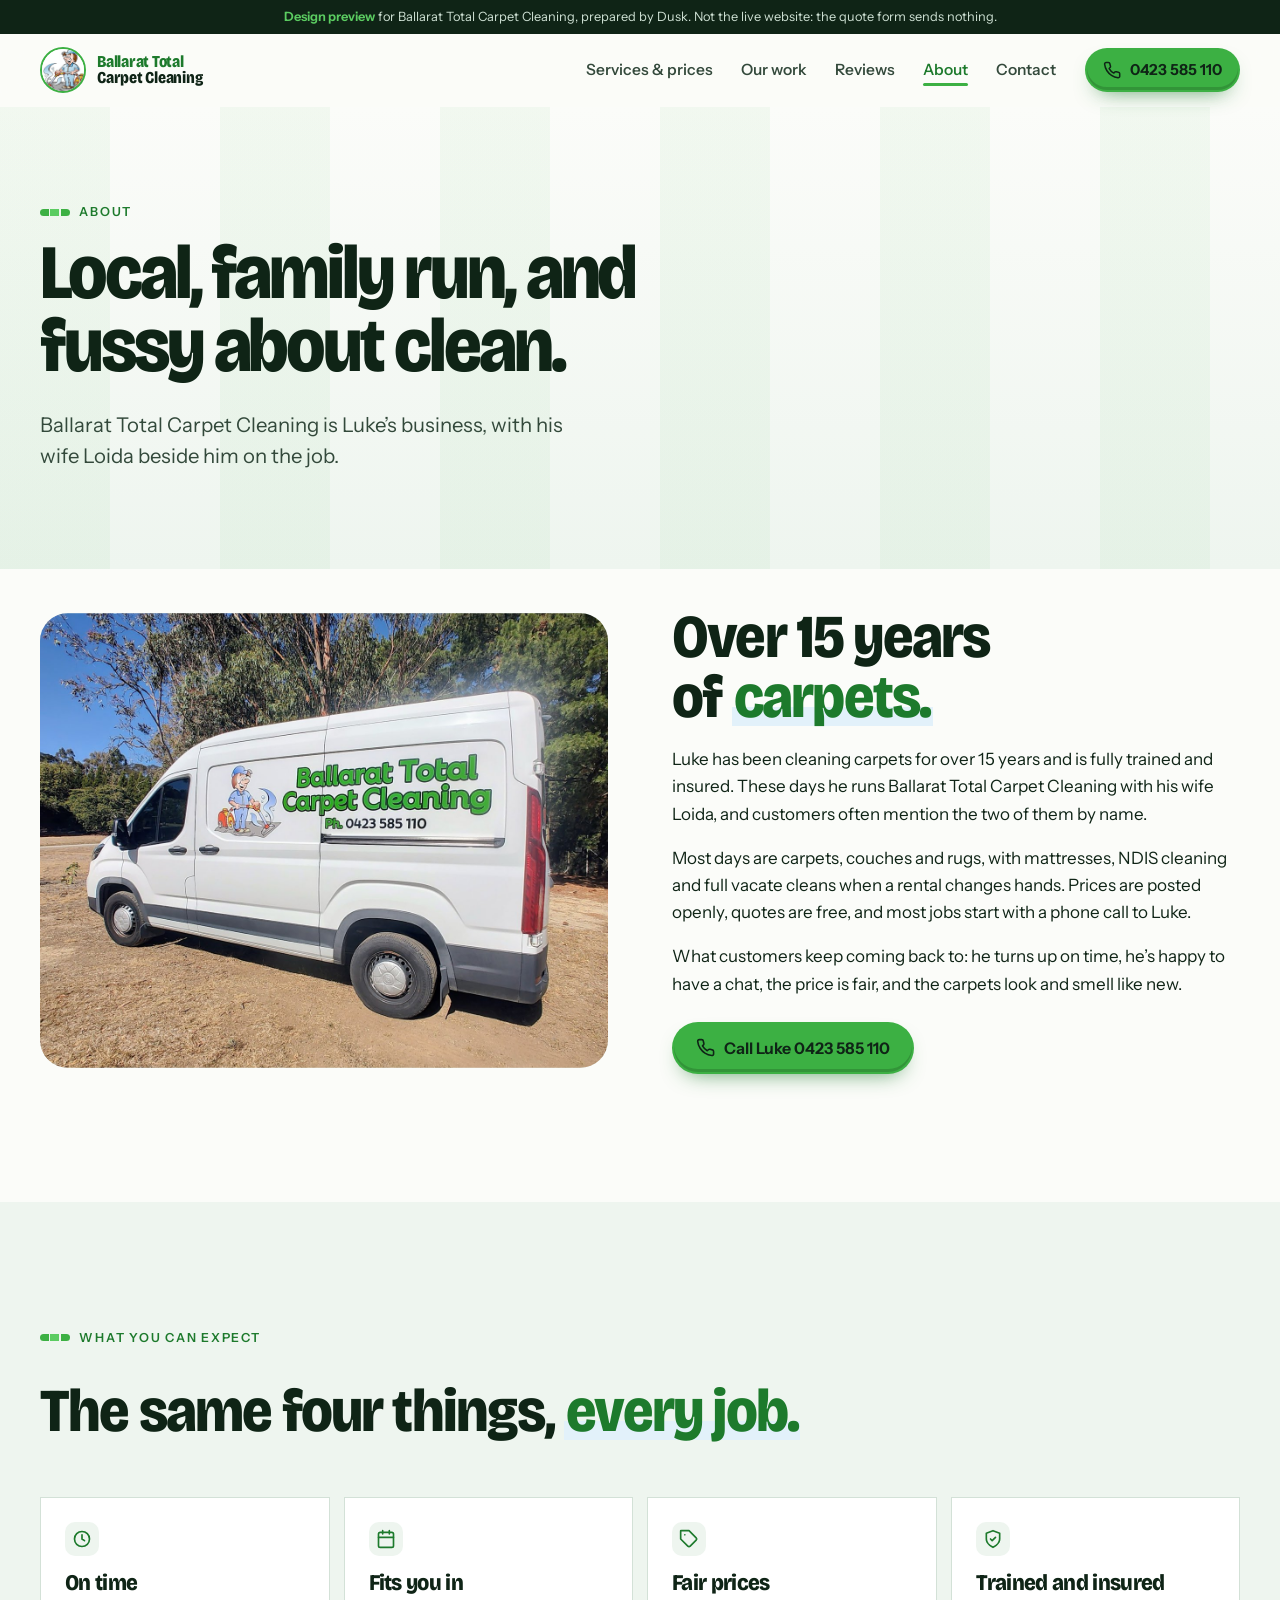
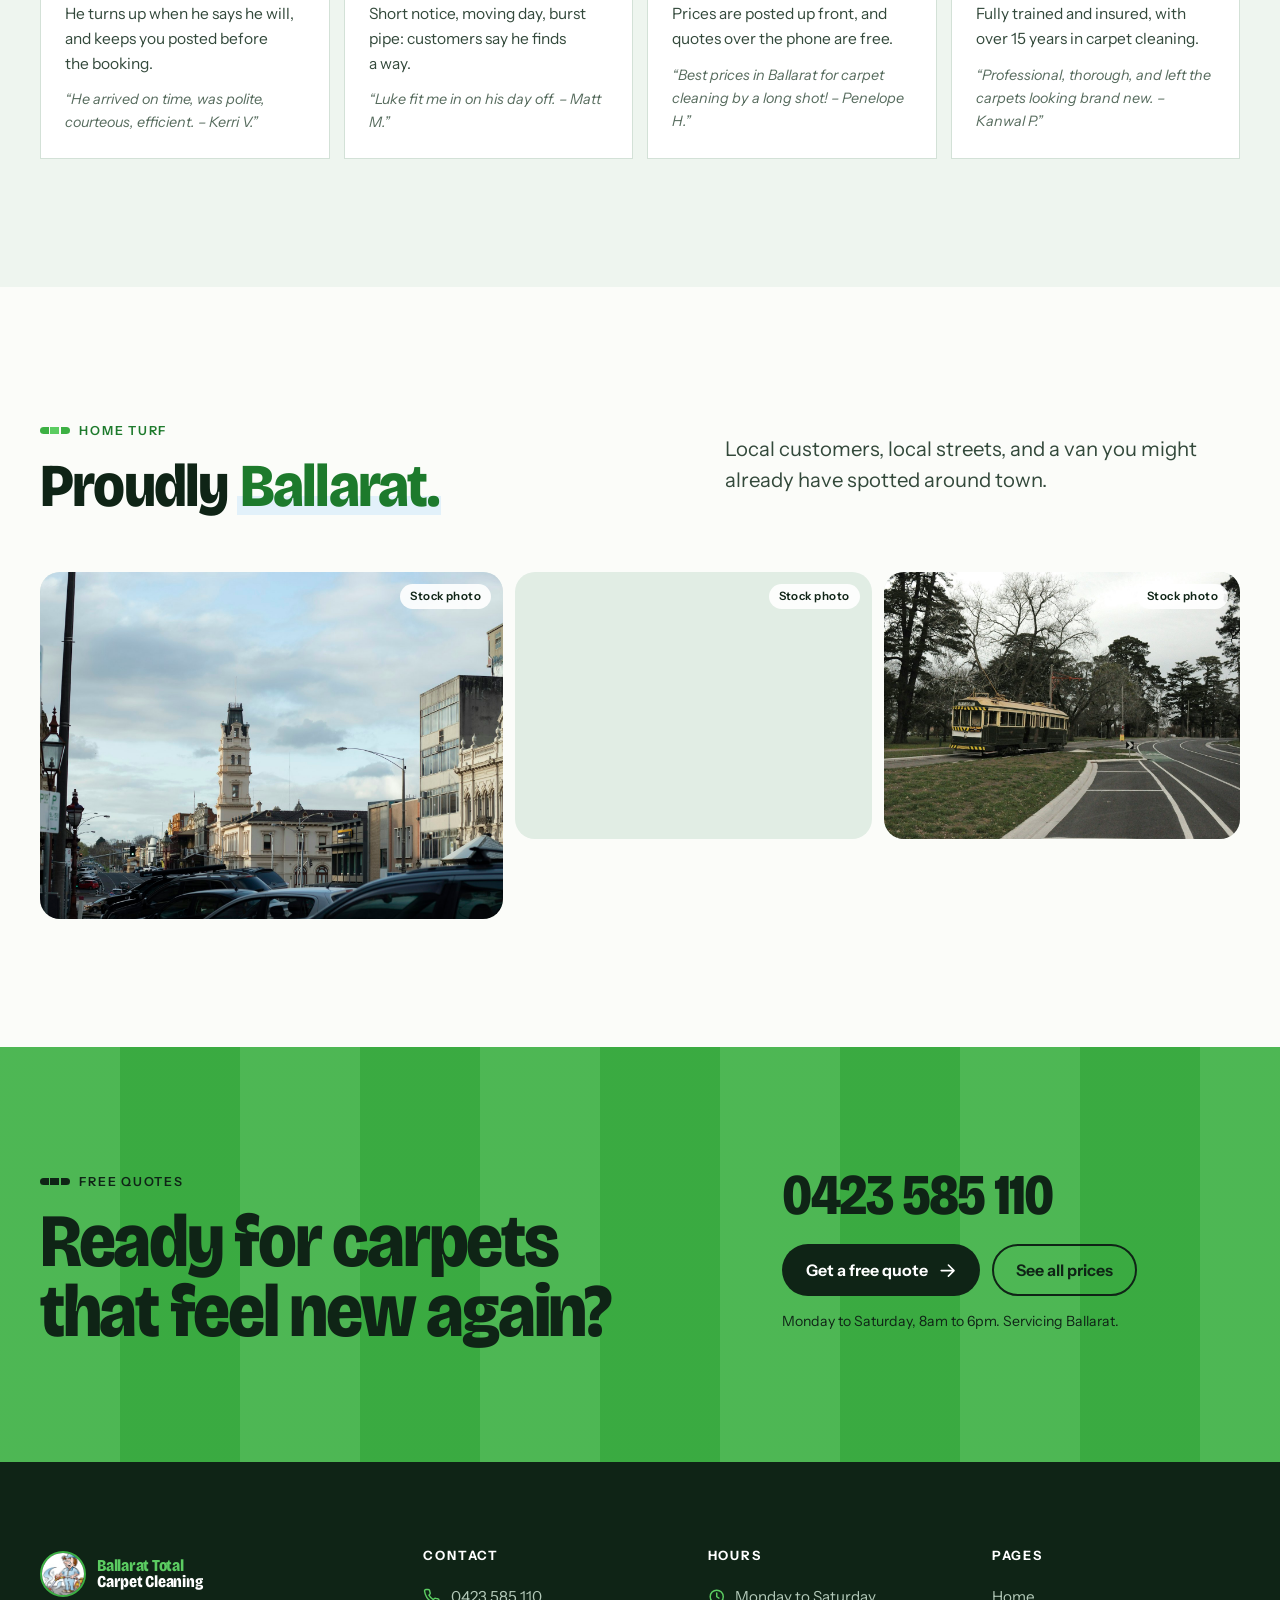
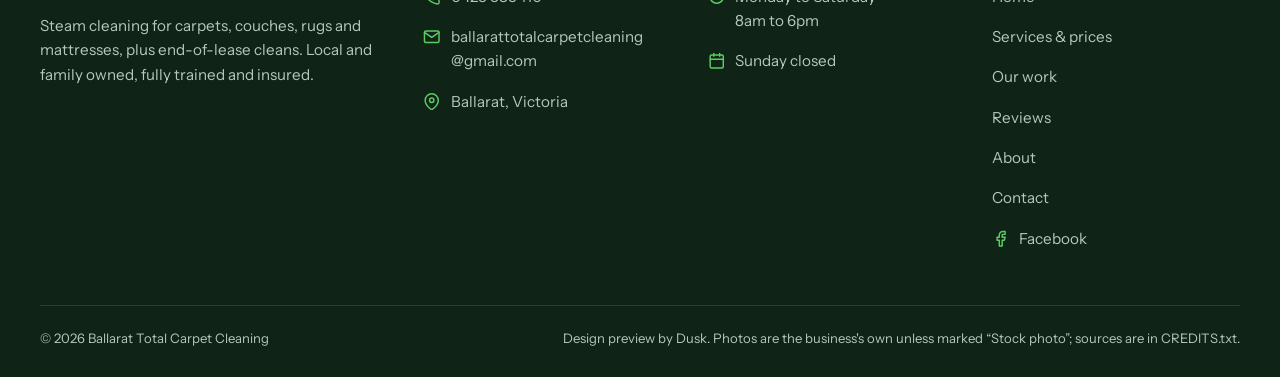
<file: about.html>
<!doctype html>
<html lang="en-AU">
<head>
<meta charset="utf-8">
<meta name="viewport" content="width=device-width, initial-scale=1, viewport-fit=cover">
<title>About | Ballarat Total Carpet Cleaning</title>
<meta name="description" content="Ballarat Total Carpet Cleaning is a local, family run business: Luke, with over 15 years in carpet cleaning, and his wife Loida. Fully trained and insured.">
<meta name="robots" content="noindex, nofollow">
<meta name="theme-color" content="#0f2416">
<meta name="format-detection" content="telephone=no">
<link rel="icon" href="assets/brand/favicon.svg" type="image/svg+xml">
<link rel="apple-touch-icon" href="assets/brand/mascot-180.jpg">
<link rel="preconnect" href="https://fonts.googleapis.com">
<link rel="preconnect" href="https://fonts.gstatic.com" crossorigin>
<link href="https://fonts.googleapis.com/css2?family=Bricolage+Grotesque:opsz,wdth,wght@12..96,75..100,400..800&amp;family=Instrument+Sans:wdth,wght@75..100,400..700&amp;display=swap" rel="stylesheet">
<link rel="stylesheet" href="assets/css/site.css?v=2">
<script>
(function(){var r=document.documentElement;r.classList.add('js');
try{if(!matchMedia('(prefers-reduced-motion: reduce)').matches)r.classList.add('motion')}catch(e){}
setTimeout(function(){if(!window.__btcc){r.classList.remove('motion')}},4000);
// if a newer version has been published than the copy this browser kept, load the new one once
try{var B='2';fetch('version.txt?'+Date.now(),{cache:'no-store'}).then(function(x){return x.ok?x.text():''}).then(function(t){t=(t||'').trim();
if(/^\d+$/.test(t)&&t!==B&&!new RegExp('[?&]r='+t+'(&|$)').test(location.search)){location.replace(location.pathname+'?r='+t+location.hash)}}).catch(function(){})}catch(e){}
})();
</script>
<script src="assets/js/site.js?v=2" defer></script>
</head>
<body class="page-about">
<a class="skip" href="#main">Skip to content</a>
<svg class="sr" aria-hidden="true" focusable="false" width="0" height="0"><defs>
<symbol id="i-phone" viewBox="0 0 24 24"><path d="M22 16.92v3a2 2 0 0 1-2.18 2 19.79 19.79 0 0 1-8.63-3.07 19.5 19.5 0 0 1-6-6 19.79 19.79 0 0 1-3.07-8.67A2 2 0 0 1 4.11 2h3a2 2 0 0 1 2 1.72 12.84 12.84 0 0 0 .7 2.81 2 2 0 0 1-.45 2.11L8.09 9.91a16 16 0 0 0 6 6l1.27-1.27a2 2 0 0 1 2.11-.45 12.84 12.84 0 0 0 2.81.7A2 2 0 0 1 22 16.92z"/></symbol>
<symbol id="i-go" viewBox="0 0 24 24"><path d="M4 12h16M13 5l7 7-7 7"/></symbol>
<symbol id="i-back" viewBox="0 0 24 24"><path d="M20 12H4M11 5l-7 7 7 7"/></symbol>
<symbol id="i-check" viewBox="0 0 24 24"><path d="M20 6L9 17l-5-5"/></symbol>
<symbol id="i-star" viewBox="0 0 24 24"><path d="M12 2.5l2.9 6.2 6.6.8-4.9 4.6 1.3 6.7L12 17.5l-5.9 3.3 1.3-6.7-4.9-4.6 6.6-.8z"/></symbol>
<symbol id="i-mail" viewBox="0 0 24 24"><path d="M4 4h16a2 2 0 0 1 2 2v12a2 2 0 0 1-2 2H4a2 2 0 0 1-2-2V6a2 2 0 0 1 2-2z"/><path d="M22 6l-10 7L2 6"/></symbol>
<symbol id="i-pin" viewBox="0 0 24 24"><path d="M21 10c0 7-9 13-9 13s-9-6-9-13a9 9 0 0 1 18 0z"/><circle cx="12" cy="10" r="3"/></symbol>
<symbol id="i-clock" viewBox="0 0 24 24"><circle cx="12" cy="12" r="9"/><path d="M12 7v5l3 2"/></symbol>
<symbol id="i-fb" viewBox="0 0 24 24"><path d="M18 2h-3a5 5 0 0 0-5 5v3H7v4h3v8h4v-8h3l1-4h-4V7a1 1 0 0 1 1-1h3z"/></symbol>
<symbol id="i-play" viewBox="0 0 24 24"><path d="M7 4l13 8-13 8z"/></symbol>
<symbol id="i-pause" viewBox="0 0 24 24"><path d="M6 4h4v16H6zM14 4h4v16h-4z"/></symbol>
<symbol id="i-shield" viewBox="0 0 24 24"><path d="M12 22s8-4 8-10V5l-8-3-8 3v7c0 6 8 10 8 10z"/><path d="M9 12l2 2 4-4"/></symbol>
<symbol id="i-tag" viewBox="0 0 24 24"><path d="M20.59 13.41l-7.17 7.17a2 2 0 0 1-2.83 0L2 12V2h10l8.59 8.59a2 2 0 0 1 0 2.82z"/><path d="M7 7h.01"/></symbol>
<symbol id="i-move" viewBox="0 0 24 24"><path d="M5 9l-3 3 3 3M9 5l3-3 3 3M15 19l-3 3-3-3M19 9l3 3-3 3M2 12h20M12 2v20"/></symbol>
<symbol id="i-x" viewBox="0 0 24 24"><path d="M18 6L6 18M6 6l12 12"/></symbol>
<symbol id="i-left" viewBox="0 0 24 24"><path d="M15 18l-6-6 6-6"/></symbol>
<symbol id="i-right" viewBox="0 0 24 24"><path d="M9 18l6-6-6-6"/></symbol>
<symbol id="i-cal" viewBox="0 0 24 24"><rect x="3" y="4" width="18" height="18" rx="2"/><path d="M16 2v4M8 2v4M3 10h18"/></symbol>
<symbol id="i-heart" viewBox="0 0 24 24"><path d="M20.8 4.6a5.5 5.5 0 0 0-7.8 0L12 5.7l-1-1.1a5.5 5.5 0 0 0-7.8 7.8l1 1.1L12 21l7.8-7.5 1-1.1a5.5 5.5 0 0 0 0-7.8z"/></symbol>
<symbol id="i-carpet" viewBox="0 0 24 24"><rect x="3" y="4" width="18" height="16" rx="2"/><path d="M9 4v16M15 4v16"/></symbol>
<symbol id="i-sofa" viewBox="0 0 24 24"><path d="M5 11V8a3 3 0 0 1 3-3h8a3 3 0 0 1 3 3v3"/><path d="M3 12a2 2 0 0 1 4 0v2h10v-2a2 2 0 0 1 4 0v5H3z"/><path d="M6 17v2M18 17v2"/></symbol>
<symbol id="i-rug" viewBox="0 0 24 24"><rect x="5" y="5" width="14" height="14" rx="1.5"/><rect x="9" y="9" width="6" height="6"/><path d="M7 5V2.5M10.5 5V2.5M13.5 5V2.5M17 5V2.5M7 21.5V19M10.5 21.5V19M13.5 21.5V19M17 21.5V19"/></symbol>
<symbol id="i-key" viewBox="0 0 24 24"><circle cx="7.5" cy="15.5" r="4.5"/><path d="M10.7 12.3L20 3M16.5 6.5l3 3M13.5 9.5l2 2"/></symbol>
<symbol id="i-spark" viewBox="0 0 24 24"><path d="M12 3l1.9 5.8L20 11l-6.1 2.2L12 19l-1.9-5.8L4 11l6.1-2.2z"/></symbol>
</defs></svg>
<p class="strip"><span class="s-long"><b>Design preview</b> for Ballarat Total Carpet Cleaning, prepared by Dusk. Not the live website: the quote form sends nothing.</span><span class="s-short"><b>Design preview</b> by Dusk. The form sends nothing.</span></p>
<header class="hdr">
  <div class="wrap hdr-in">
    <a class="brand" href="index.html" aria-label="Ballarat Total Carpet Cleaning, home"><img src="assets/brand/mascot-180.jpg" alt="" width="46" height="46"><span class="wm" aria-hidden="true"><span>Ballarat Total</span><span>Carpet Cleaning</span></span></a>
    <nav class="nav" aria-label="Main"><a href="services.html">Services &amp; prices</a><a href="work.html">Our work</a><a href="reviews.html">Reviews</a><a href="about.html" aria-current="page">About</a><a href="contact.html">Contact</a></nav>
    <a class="btn btn-go btn-sm hdr-call" href="tel:0423585110"><svg class="ico" aria-hidden="true"><use href="#i-phone"/></svg><span>0423 585 110</span></a>
    <button class="menu-btn" type="button" aria-expanded="false" aria-controls="menu" aria-label="Open menu"><i></i></button>
  </div>
</header>
<div class="sheet" id="menu" aria-hidden="true">
  <nav aria-label="Menu">
      <a href="index.html">Home<svg class="ico" aria-hidden="true"><use href="#i-right"/></svg></a>
      <a href="services.html">Services &amp; prices<svg class="ico" aria-hidden="true"><use href="#i-right"/></svg></a>
      <a href="work.html">Our work<svg class="ico" aria-hidden="true"><use href="#i-right"/></svg></a>
      <a href="reviews.html">Reviews<svg class="ico" aria-hidden="true"><use href="#i-right"/></svg></a>
      <a href="about.html" aria-current="page">About<svg class="ico" aria-hidden="true"><use href="#i-right"/></svg></a>
      <a href="contact.html">Contact<svg class="ico" aria-hidden="true"><use href="#i-right"/></svg></a>
  </nav>
  <a class="btn btn-go" href="tel:0423585110"><svg class="ico" aria-hidden="true"><use href="#i-phone"/></svg>Call Luke 0423 585 110</a>
  <p class="sheet-meta">Mon to Sat, 8am to 6pm &middot; Ballarat, Victoria</p>
</div>
<main id="main">
<section class="phero">
  <div class="wrap">
    <p class="eyebrow" data-rise>About</p>
    <h1 data-rise style="--r:1">Local, family run, and fussy about clean.</h1>
    <p class="lead" data-rise style="--r:2">Ballarat Total Carpet Cleaning is Luke’s business, with his wife Loida beside him on the job.</p>
  </div>
</section>
<section class="sec" style="padding-top:clamp(16px,3vw,40px)">
  <div class="wrap about-grid">
    <div class="about-media wipe"><img src="assets/img/van-side.jpg" width="1300" height="1144" alt="The white Ballarat Total Carpet Cleaning van with green lettering, parked among gum trees" loading="lazy" decoding="async"></div>
    <div data-reveal>
      <h2 class="h2" style="margin-bottom:20px">Over 15 years of <em>carpets.</em></h2>
      <p>Luke has been cleaning carpets for over 15 years and is fully trained and insured. These days he runs Ballarat Total Carpet Cleaning with his wife Loida, and customers often mention the two of them by name.</p>
      <p>Most days are carpets, couches and rugs, with mattresses, NDIS cleaning and full vacate cleans when a rental changes hands. Prices are posted openly, quotes are free, and most jobs start with a phone call to Luke.</p>
      <p>What customers keep coming back to: he turns up on time, he’s happy to have a chat, the price is fair, and the carpets look and smell like new.</p>
      <div class="btn-row" style="margin-top:24px"><a class="btn btn-go" href="tel:0423585110"><svg class="ico" aria-hidden="true"><use href="#i-phone"/></svg>Call Luke 0423 585 110</a></div>
    </div>
  </div>
</section>
<section class="sec tint">
  <div class="wrap">
    <div class="sec-head"><p class="eyebrow">What you can expect</p><h2 class="h2">The same four things, <em>every job.</em></h2></div>
    <div class="values">
      <div class="value" data-reveal style="--r:0"><svg class="ico" aria-hidden="true"><use href="#i-clock"/></svg><h3>On time</h3><p>He turns up when he says he will, and keeps you posted before the booking.</p><q>He arrived on time, was polite, courteous, efficient. &ndash; Kerri V.</q></div>
      <div class="value" data-reveal style="--r:1"><svg class="ico" aria-hidden="true"><use href="#i-cal"/></svg><h3>Fits you in</h3><p>Short notice, moving day, burst pipe: customers say he finds a way.</p><q>Luke fit me in on his day off. &ndash; Matt M.</q></div>
      <div class="value" data-reveal style="--r:2"><svg class="ico" aria-hidden="true"><use href="#i-tag"/></svg><h3>Fair prices</h3><p>Prices are posted up front, and quotes over the phone are free.</p><q>Best prices in Ballarat for carpet cleaning by a long shot! &ndash; Penelope H.</q></div>
      <div class="value" data-reveal style="--r:3"><svg class="ico" aria-hidden="true"><use href="#i-shield"/></svg><h3>Trained and insured</h3><p>Fully trained and insured, with over 15 years in carpet cleaning.</p><q>Professional, thorough, and left the carpets looking brand new. &ndash; Kanwal P.</q></div>
    </div>
  </div>
</section>
<section class="sec">
  <div class="wrap">
    <div class="sec-head split"><div><p class="eyebrow">Home turf</p><h2 class="h2">Proudly <em>Ballarat.</em></h2></div><p class="lead">Local customers, local streets, and a van you might already have spotted around town.</p></div>
    <div class="town">
      <figure class="wipe"><img src="assets/img/stock-ballarat-sturt.jpg" width="1800" height="1200" alt="A Ballarat street with a clock tower and heritage buildings" loading="lazy" decoding="async"><span class="tag tag-stock">Stock photo</span></figure>
      <figure class="wipe"><img src="assets/img/stock-ballarat-arch.jpg" width="1400" height="930" alt="Ballarat’s Arch of Victory" loading="lazy" decoding="async"><span class="tag tag-stock">Stock photo</span></figure>
      <figure class="wipe"><img src="assets/img/stock-ballarat-tram.jpg" width="1400" height="930" alt="A heritage tram by a tree-lined road in Ballarat" loading="lazy" decoding="async"><span class="tag tag-stock">Stock photo</span></figure>
    </div>
  </div>
</section>
<section class="cta">
  <div class="wrap cta-in">
    <div data-reveal>
      <p class="eyebrow">Free quotes</p>
      <h2>Ready for carpets that feel new again?</h2>
    </div>
    <div data-reveal style="--r:1">
      <a class="cta-phone" href="tel:0423585110">0423 585 110</a>
      <div class="btn-row"><a class="btn btn-dark" href="contact.html#quote">Get a free quote<svg class="ico" aria-hidden="true"><use href="#i-go"/></svg></a><a class="btn btn-line" href="services.html">See all prices</a></div>
      <p class="note">Monday to Saturday, 8am to 6pm. Servicing Ballarat.</p>
    </div>
  </div>
</section>
</main>
<footer class="ftr">
  <div class="wrap">
    <div class="ftr-grid">
      <div>
        <a class="brand" href="index.html" aria-label="Ballarat Total Carpet Cleaning, home"><img src="assets/brand/mascot-180.jpg" alt="" width="46" height="46" loading="lazy"><span class="wm" aria-hidden="true"><span>Ballarat Total</span><span>Carpet Cleaning</span></span></a>
        <p>Steam cleaning for carpets, couches, rugs and mattresses, plus end-of-lease cleans. Local and family owned, fully trained and insured.</p>
      </div>
      <div>
        <h4>Contact</h4>
        <ul>
          <li><svg class="ico" aria-hidden="true"><use href="#i-phone"/></svg><a href="tel:0423585110">0423 585 110</a></li>
          <li><svg class="ico" aria-hidden="true"><use href="#i-mail"/></svg><a href="mailto:ballarattotalcarpetcleaning@gmail.com">ballarattotalcarpetcleaning<wbr>@gmail.com</a></li>
          <li><svg class="ico" aria-hidden="true"><use href="#i-pin"/></svg><span>Ballarat, Victoria</span></li>
        </ul>
      </div>
      <div>
        <h4>Hours</h4>
        <ul>
          <li><svg class="ico" aria-hidden="true"><use href="#i-clock"/></svg><span>Monday to Saturday<br>8am to 6pm</span></li>
          <li><svg class="ico" aria-hidden="true"><use href="#i-cal"/></svg><span>Sunday closed</span></li>
        </ul>
      </div>
      <div>
        <h4>Pages</h4>
        <ul>
          <li><a href="index.html">Home</a></li>
          <li><a href="services.html">Services &amp; prices</a></li>
          <li><a href="work.html">Our work</a></li>
          <li><a href="reviews.html">Reviews</a></li>
          <li><a href="about.html" aria-current="page">About</a></li>
          <li><a href="contact.html">Contact</a></li>
          <li><svg class="ico" aria-hidden="true"><use href="#i-fb"/></svg><a href="https://www.facebook.com/profile.php?id=100078288791286" rel="noopener" target="_blank">Facebook</a></li>
        </ul>
      </div>
    </div>
    <div class="ftr-base"><span>&copy; <span data-year>2026</span> Ballarat Total Carpet Cleaning</span><span>Design preview by Dusk. Photos are the business's own unless marked &ldquo;Stock photo&rdquo;; sources are in CREDITS.txt.</span></div>
  </div>
</footer>
<div class="mbar" aria-label="Quick contact">
  <a class="btn btn-go" href="tel:0423585110"><svg class="ico" aria-hidden="true"><use href="#i-phone"/></svg>Call Luke</a>
  <a class="btn btn-dark" href="contact.html#quote">Free quote</a>
</div>
</body>
</html>
</file>
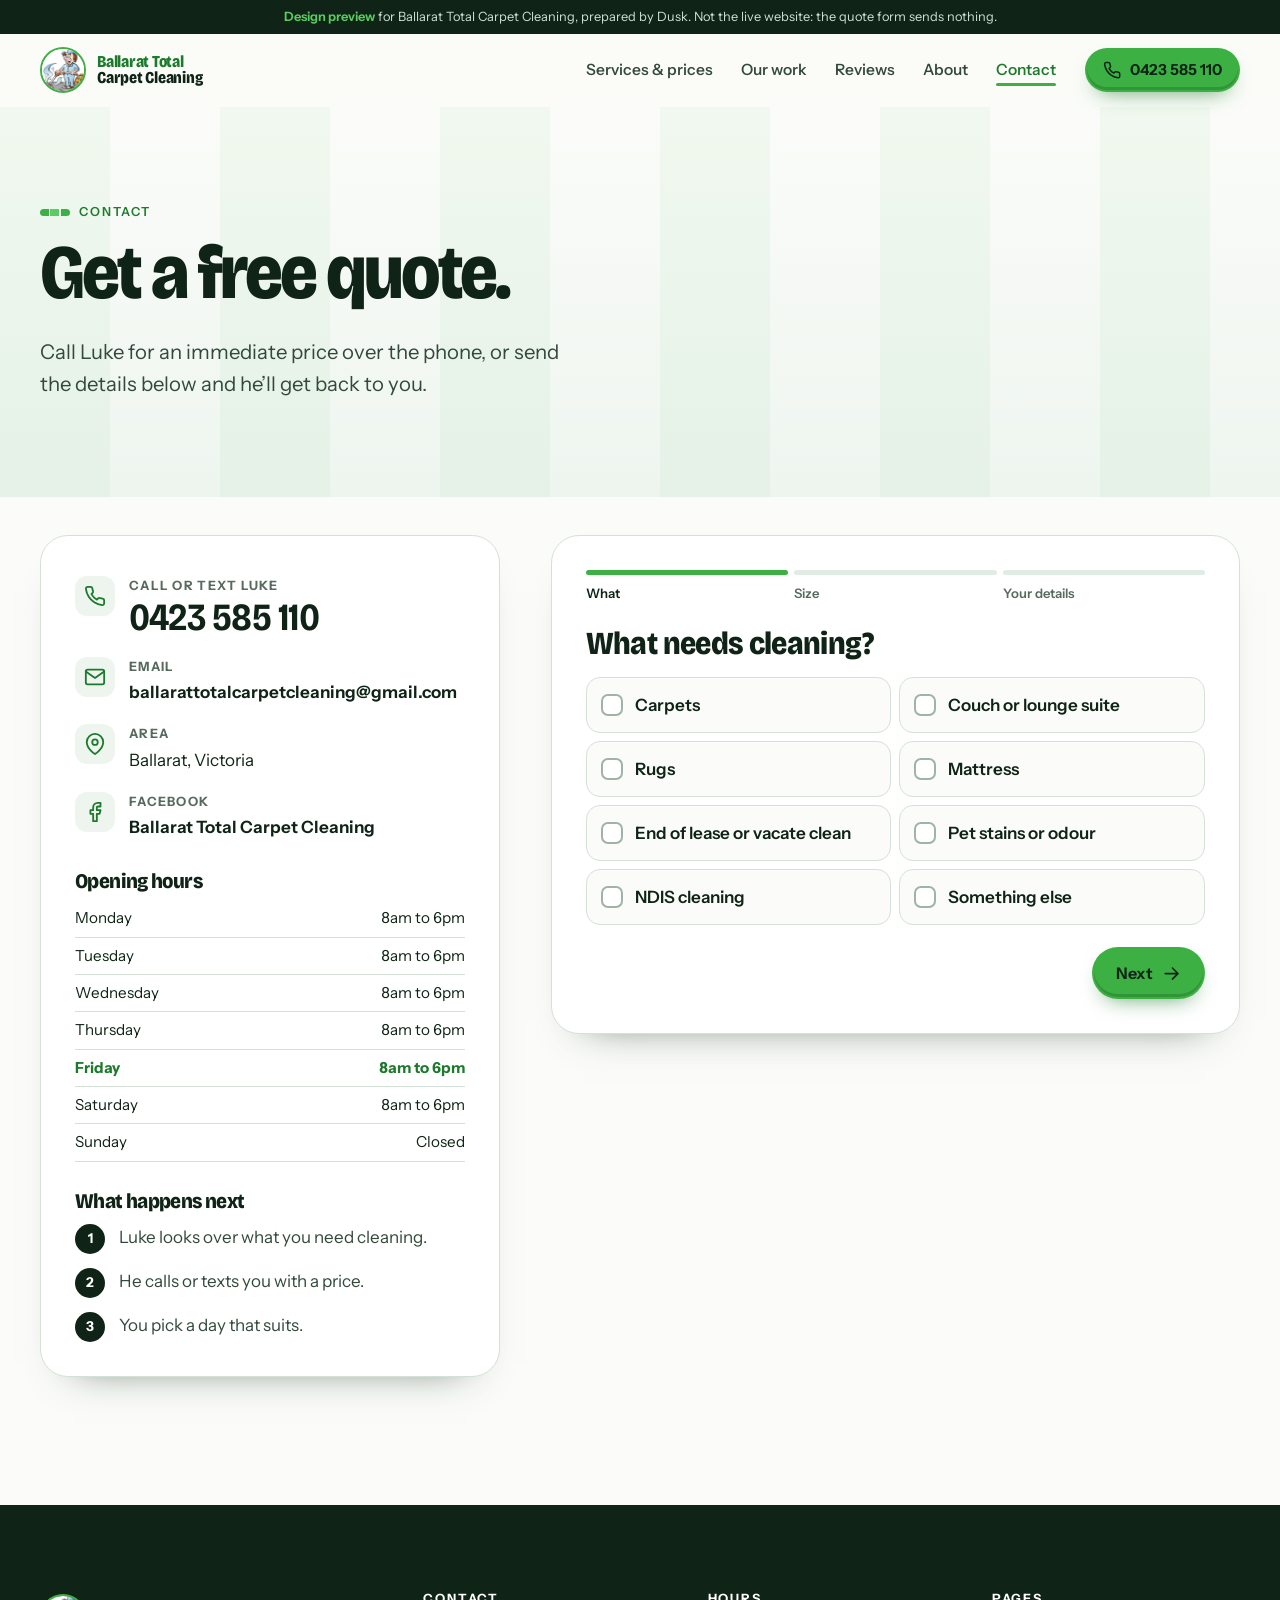
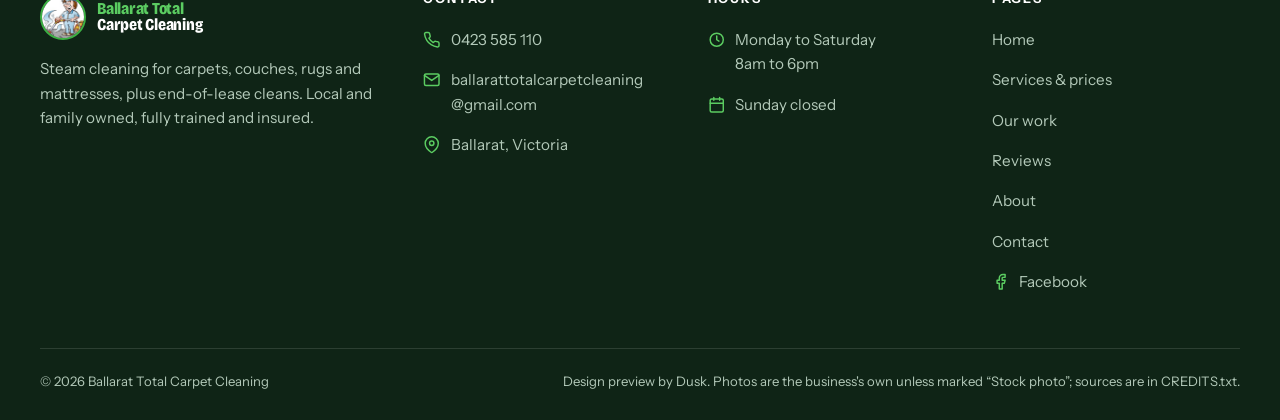
<file: contact.html>
<!doctype html>
<html lang="en-AU">
<head>
<meta charset="utf-8">
<meta name="viewport" content="width=device-width, initial-scale=1, viewport-fit=cover">
<title>Contact and free quotes | Ballarat Total Carpet Cleaning</title>
<meta name="description" content="Get a free quote for carpet, couch, rug, mattress or end of lease cleaning in Ballarat. Call Luke on 0423 585 110, Monday to Saturday 8am to 6pm.">
<meta name="robots" content="noindex, nofollow">
<meta name="theme-color" content="#0f2416">
<meta name="format-detection" content="telephone=no">
<link rel="icon" href="assets/brand/favicon.svg" type="image/svg+xml">
<link rel="apple-touch-icon" href="assets/brand/mascot-180.jpg">
<link rel="preconnect" href="https://fonts.googleapis.com">
<link rel="preconnect" href="https://fonts.gstatic.com" crossorigin>
<link href="https://fonts.googleapis.com/css2?family=Bricolage+Grotesque:opsz,wdth,wght@12..96,75..100,400..800&amp;family=Instrument+Sans:wdth,wght@75..100,400..700&amp;display=swap" rel="stylesheet">
<link rel="stylesheet" href="assets/css/site.css?v=2">
<script>
(function(){var r=document.documentElement;r.classList.add('js');
try{if(!matchMedia('(prefers-reduced-motion: reduce)').matches)r.classList.add('motion')}catch(e){}
setTimeout(function(){if(!window.__btcc){r.classList.remove('motion')}},4000);
// if a newer version has been published than the copy this browser kept, load the new one once
try{var B='2';fetch('version.txt?'+Date.now(),{cache:'no-store'}).then(function(x){return x.ok?x.text():''}).then(function(t){t=(t||'').trim();
if(/^\d+$/.test(t)&&t!==B&&!new RegExp('[?&]r='+t+'(&|$)').test(location.search)){location.replace(location.pathname+'?r='+t+location.hash)}}).catch(function(){})}catch(e){}
})();
</script>
<script src="assets/js/site.js?v=2" defer></script>
</head>
<body class="page-contact">
<a class="skip" href="#main">Skip to content</a>
<svg class="sr" aria-hidden="true" focusable="false" width="0" height="0"><defs>
<symbol id="i-phone" viewBox="0 0 24 24"><path d="M22 16.92v3a2 2 0 0 1-2.18 2 19.79 19.79 0 0 1-8.63-3.07 19.5 19.5 0 0 1-6-6 19.79 19.79 0 0 1-3.07-8.67A2 2 0 0 1 4.11 2h3a2 2 0 0 1 2 1.72 12.84 12.84 0 0 0 .7 2.81 2 2 0 0 1-.45 2.11L8.09 9.91a16 16 0 0 0 6 6l1.27-1.27a2 2 0 0 1 2.11-.45 12.84 12.84 0 0 0 2.81.7A2 2 0 0 1 22 16.92z"/></symbol>
<symbol id="i-go" viewBox="0 0 24 24"><path d="M4 12h16M13 5l7 7-7 7"/></symbol>
<symbol id="i-back" viewBox="0 0 24 24"><path d="M20 12H4M11 5l-7 7 7 7"/></symbol>
<symbol id="i-check" viewBox="0 0 24 24"><path d="M20 6L9 17l-5-5"/></symbol>
<symbol id="i-star" viewBox="0 0 24 24"><path d="M12 2.5l2.9 6.2 6.6.8-4.9 4.6 1.3 6.7L12 17.5l-5.9 3.3 1.3-6.7-4.9-4.6 6.6-.8z"/></symbol>
<symbol id="i-mail" viewBox="0 0 24 24"><path d="M4 4h16a2 2 0 0 1 2 2v12a2 2 0 0 1-2 2H4a2 2 0 0 1-2-2V6a2 2 0 0 1 2-2z"/><path d="M22 6l-10 7L2 6"/></symbol>
<symbol id="i-pin" viewBox="0 0 24 24"><path d="M21 10c0 7-9 13-9 13s-9-6-9-13a9 9 0 0 1 18 0z"/><circle cx="12" cy="10" r="3"/></symbol>
<symbol id="i-clock" viewBox="0 0 24 24"><circle cx="12" cy="12" r="9"/><path d="M12 7v5l3 2"/></symbol>
<symbol id="i-fb" viewBox="0 0 24 24"><path d="M18 2h-3a5 5 0 0 0-5 5v3H7v4h3v8h4v-8h3l1-4h-4V7a1 1 0 0 1 1-1h3z"/></symbol>
<symbol id="i-play" viewBox="0 0 24 24"><path d="M7 4l13 8-13 8z"/></symbol>
<symbol id="i-pause" viewBox="0 0 24 24"><path d="M6 4h4v16H6zM14 4h4v16h-4z"/></symbol>
<symbol id="i-shield" viewBox="0 0 24 24"><path d="M12 22s8-4 8-10V5l-8-3-8 3v7c0 6 8 10 8 10z"/><path d="M9 12l2 2 4-4"/></symbol>
<symbol id="i-tag" viewBox="0 0 24 24"><path d="M20.59 13.41l-7.17 7.17a2 2 0 0 1-2.83 0L2 12V2h10l8.59 8.59a2 2 0 0 1 0 2.82z"/><path d="M7 7h.01"/></symbol>
<symbol id="i-move" viewBox="0 0 24 24"><path d="M5 9l-3 3 3 3M9 5l3-3 3 3M15 19l-3 3-3-3M19 9l3 3-3 3M2 12h20M12 2v20"/></symbol>
<symbol id="i-x" viewBox="0 0 24 24"><path d="M18 6L6 18M6 6l12 12"/></symbol>
<symbol id="i-left" viewBox="0 0 24 24"><path d="M15 18l-6-6 6-6"/></symbol>
<symbol id="i-right" viewBox="0 0 24 24"><path d="M9 18l6-6-6-6"/></symbol>
<symbol id="i-cal" viewBox="0 0 24 24"><rect x="3" y="4" width="18" height="18" rx="2"/><path d="M16 2v4M8 2v4M3 10h18"/></symbol>
<symbol id="i-heart" viewBox="0 0 24 24"><path d="M20.8 4.6a5.5 5.5 0 0 0-7.8 0L12 5.7l-1-1.1a5.5 5.5 0 0 0-7.8 7.8l1 1.1L12 21l7.8-7.5 1-1.1a5.5 5.5 0 0 0 0-7.8z"/></symbol>
<symbol id="i-carpet" viewBox="0 0 24 24"><rect x="3" y="4" width="18" height="16" rx="2"/><path d="M9 4v16M15 4v16"/></symbol>
<symbol id="i-sofa" viewBox="0 0 24 24"><path d="M5 11V8a3 3 0 0 1 3-3h8a3 3 0 0 1 3 3v3"/><path d="M3 12a2 2 0 0 1 4 0v2h10v-2a2 2 0 0 1 4 0v5H3z"/><path d="M6 17v2M18 17v2"/></symbol>
<symbol id="i-rug" viewBox="0 0 24 24"><rect x="5" y="5" width="14" height="14" rx="1.5"/><rect x="9" y="9" width="6" height="6"/><path d="M7 5V2.5M10.5 5V2.5M13.5 5V2.5M17 5V2.5M7 21.5V19M10.5 21.5V19M13.5 21.5V19M17 21.5V19"/></symbol>
<symbol id="i-key" viewBox="0 0 24 24"><circle cx="7.5" cy="15.5" r="4.5"/><path d="M10.7 12.3L20 3M16.5 6.5l3 3M13.5 9.5l2 2"/></symbol>
<symbol id="i-spark" viewBox="0 0 24 24"><path d="M12 3l1.9 5.8L20 11l-6.1 2.2L12 19l-1.9-5.8L4 11l6.1-2.2z"/></symbol>
</defs></svg>
<p class="strip"><span class="s-long"><b>Design preview</b> for Ballarat Total Carpet Cleaning, prepared by Dusk. Not the live website: the quote form sends nothing.</span><span class="s-short"><b>Design preview</b> by Dusk. The form sends nothing.</span></p>
<header class="hdr">
  <div class="wrap hdr-in">
    <a class="brand" href="index.html" aria-label="Ballarat Total Carpet Cleaning, home"><img src="assets/brand/mascot-180.jpg" alt="" width="46" height="46"><span class="wm" aria-hidden="true"><span>Ballarat Total</span><span>Carpet Cleaning</span></span></a>
    <nav class="nav" aria-label="Main"><a href="services.html">Services &amp; prices</a><a href="work.html">Our work</a><a href="reviews.html">Reviews</a><a href="about.html">About</a><a href="contact.html" aria-current="page">Contact</a></nav>
    <a class="btn btn-go btn-sm hdr-call" href="tel:0423585110"><svg class="ico" aria-hidden="true"><use href="#i-phone"/></svg><span>0423 585 110</span></a>
    <button class="menu-btn" type="button" aria-expanded="false" aria-controls="menu" aria-label="Open menu"><i></i></button>
  </div>
</header>
<div class="sheet" id="menu" aria-hidden="true">
  <nav aria-label="Menu">
      <a href="index.html">Home<svg class="ico" aria-hidden="true"><use href="#i-right"/></svg></a>
      <a href="services.html">Services &amp; prices<svg class="ico" aria-hidden="true"><use href="#i-right"/></svg></a>
      <a href="work.html">Our work<svg class="ico" aria-hidden="true"><use href="#i-right"/></svg></a>
      <a href="reviews.html">Reviews<svg class="ico" aria-hidden="true"><use href="#i-right"/></svg></a>
      <a href="about.html">About<svg class="ico" aria-hidden="true"><use href="#i-right"/></svg></a>
      <a href="contact.html" aria-current="page">Contact<svg class="ico" aria-hidden="true"><use href="#i-right"/></svg></a>
  </nav>
  <a class="btn btn-go" href="tel:0423585110"><svg class="ico" aria-hidden="true"><use href="#i-phone"/></svg>Call Luke 0423 585 110</a>
  <p class="sheet-meta">Mon to Sat, 8am to 6pm &middot; Ballarat, Victoria</p>
</div>
<main id="main">
<section class="phero">
  <div class="wrap">
    <p class="eyebrow" data-rise>Contact</p>
    <h1 data-rise style="--r:1">Get a free quote.</h1>
    <p class="lead" data-rise style="--r:2">Call Luke for an immediate price over the phone, or send the details below and he’ll get back to you.</p>
  </div>
</section>
<section class="sec" style="padding-top:clamp(16px,3vw,40px)">
  <div class="wrap contact-grid">
    <div class="card" data-reveal>
      <ul class="cinfo">
        <li><svg class="ico" aria-hidden="true"><use href="#i-phone"/></svg><div><b>Call or text Luke</b><a class="big-phone" href="tel:0423585110">0423 585 110</a></div></li>
        <li><svg class="ico" aria-hidden="true"><use href="#i-mail"/></svg><div><b>Email</b><a href="mailto:ballarattotalcarpetcleaning@gmail.com">ballarattotalcarpetcleaning<wbr>@gmail.com</a></div></li>
        <li><svg class="ico" aria-hidden="true"><use href="#i-pin"/></svg><div><b>Area</b>Ballarat, Victoria</div></li>
        <li><svg class="ico" aria-hidden="true"><use href="#i-fb"/></svg><div><b>Facebook</b><a href="https://www.facebook.com/profile.php?id=100078288791286" rel="noopener" target="_blank">Ballarat Total Carpet Cleaning</a></div></li>
      </ul>
      <h3 style="font-size:1.3rem;margin:30px 0 8px">Opening hours</h3>
      <table class="hours"><tbody>
        <tr data-day="1"><td>Monday</td><td>8am to 6pm</td></tr><tr data-day="2"><td>Tuesday</td><td>8am to 6pm</td></tr><tr data-day="3"><td>Wednesday</td><td>8am to 6pm</td></tr><tr data-day="4"><td>Thursday</td><td>8am to 6pm</td></tr><tr data-day="5"><td>Friday</td><td>8am to 6pm</td></tr><tr data-day="6"><td>Saturday</td><td>8am to 6pm</td></tr><tr data-day="0"><td>Sunday</td><td>Closed</td></tr>
      </tbody></table>
      <h3 style="font-size:1.3rem;margin:30px 0 12px">What happens next</h3>
      <ol class="next">
        <li>Luke looks over what you need cleaning.</li>
        <li>He calls or texts you with a price.</li>
        <li>You pick a day that suits.</li>
      </ol>
    </div>

    <div class="card" id="quote" data-reveal style="--r:1">
      <ol class="qf-steps" aria-label="Quote steps"><li class="on" aria-current="step">What</li><li>Size</li><li>Your details</li></ol>
      <form id="quote-form" novalidate>
        <fieldset class="qf-panel">
          <legend>What needs cleaning?</legend>
          <p class="err" id="need-err">Pick at least one thing to clean.</p>
          <div class="opts">
            <label class="opt"><input type="checkbox" name="need" value="carpets"><span><span>Carpets</span></span></label>
            <label class="opt"><input type="checkbox" name="need" value="couch"><span><span>Couch or lounge suite</span></span></label>
            <label class="opt"><input type="checkbox" name="need" value="rugs"><span><span>Rugs</span></span></label>
            <label class="opt"><input type="checkbox" name="need" value="mattress"><span><span>Mattress</span></span></label>
            <label class="opt"><input type="checkbox" name="need" value="lease"><span><span>End of lease or vacate clean</span></span></label>
            <label class="opt"><input type="checkbox" name="need" value="pets"><span><span>Pet stains or odour</span></span></label>
            <label class="opt"><input type="checkbox" name="need" value="ndis"><span><span>NDIS cleaning</span></span></label>
            <label class="opt"><input type="checkbox" name="need" value="other"><span><span>Something else</span></span></label>
          </div>
          <div class="qf-nav"><span></span><button type="button" class="btn btn-go" data-next>Next<svg class="ico" aria-hidden="true"><use href="#i-go"/></svg></button></div>
        </fieldset>
        <fieldset class="qf-panel" hidden>
          <legend>How big is the job?</legend>
          <div class="qf-block" data-for="carpets">
            <p class="qf-sub">How many rooms of carpet?</p>
            <div class="opts">
              <label class="opt"><input type="radio" name="rooms" value="12"><span><span>1 or 2 rooms<small>$100</small></span></span></label><label class="opt"><input type="radio" name="rooms" value="3"><span><span>3 rooms<small>$130</small></span></span></label><label class="opt"><input type="radio" name="rooms" value="4"><span><span>4 rooms<small>$160</small></span></span></label><label class="opt"><input type="radio" name="rooms" value="5"><span><span>5 or more<small>priced on the phone</small></span></span></label>
            </div>
            <div class="opts" style="margin-top:8px"><label class="opt"><input type="checkbox" name="pre" value="1"><span><span>Add a pre-vacuum<small>from $50</small></span></span></label></div>
          </div>
          <div class="qf-block" data-for="couch">
            <p class="qf-sub">What kind of couch?</p>
            <div class="opts"><label class="opt"><input type="radio" name="couch" value="3"><span><span>Three-seater<small>from $150</small></span></span></label><label class="opt"><input type="radio" name="couch" value="big"><span><span>Bigger or modular<small>priced on the phone</small></span></span></label></div>
          </div>
          <div class="qf-block" data-for="rugs">
            <div class="fld" style="margin-top:20px"><label for="rugs">How many rugs?</label><select id="rugs" name="rugs"><option>1</option><option>2</option><option>3</option><option>4</option><option>5</option><option>6</option></select></div>
          </div>
          <div class="qf-block" data-for="lease">
            <div class="fld" style="margin-top:20px"><label for="beds">How many bedrooms?</label><select id="beds" name="beds"><option>1</option><option>2</option><option>3</option><option>4</option><option>5 or more</option></select></div>
          </div>
          <p class="note" data-none>Nothing to measure here. Luke will ask about it on the phone.</p>
          <div class="qf-est" hidden aria-live="polite"><span>Estimate</span><b>From $0</b><small></small></div>
          <div class="qf-nav"><button type="button" class="btn btn-line" data-back><svg class="ico" aria-hidden="true"><use href="#i-back"/></svg>Back</button><button type="button" class="btn btn-go" data-next>Next<svg class="ico" aria-hidden="true"><use href="#i-go"/></svg></button></div>
        </fieldset>
        <fieldset class="qf-panel" hidden>
          <legend>Where should Luke send the quote?</legend>
          <div class="fld-row">
            <div class="fld"><label for="name">Your name</label><input id="name" name="name" autocomplete="name" required aria-describedby="name-err"><span class="err" id="name-err">Please add your name.</span></div>
            <div class="fld"><label for="phone">Phone</label><input id="phone" name="phone" type="tel" inputmode="tel" autocomplete="tel" required aria-describedby="phone-err"><span class="err" id="phone-err">Please add a phone number Luke can call.</span></div>
          </div>
          <div class="fld-row">
            <div class="fld"><label for="suburb">Suburb</label><input id="suburb" name="suburb" autocomplete="address-level2" required placeholder="e.g. Sebastopol" aria-describedby="suburb-err"><span class="err" id="suburb-err">Which suburb is the job in?</span></div>
            <div class="fld"><label for="email">Email <small>(optional)</small></label><input id="email" name="email" type="email" autocomplete="email" aria-describedby="email-err"><span class="err" id="email-err">That email address doesn’t look right.</span></div>
          </div>
          <div class="fld"><label for="when">When suits?</label><select id="when" name="when"><option>As soon as possible</option><option>This week</option><option>Next week</option><option>I’m flexible</option></select></div>
          <div class="fld"><label for="notes">Anything Luke should know? <small>(optional)</small></label><textarea id="notes" name="notes" placeholder="Stains, pets, stairs, moving-out date..."></textarea></div>
          <div class="qf-nav"><button type="button" class="btn btn-line" data-back><svg class="ico" aria-hidden="true"><use href="#i-back"/></svg>Back</button><button type="submit" class="btn btn-go">Send my quote request</button></div>
          <p class="qf-fine">Design preview: pressing send does not send anything.</p>
        </fieldset>
      </form>
      <div class="qf-done" id="quote-done" hidden>
        <svg class="ico" aria-hidden="true"><use href="#i-check"/></svg>
        <h2>Thanks<span data-name></span>.</h2>
        <p>In the finished website, Luke would get your request straight away and call you back with a price.</p>
        <p class="note">This is a design preview, so nothing was sent and nothing was saved.</p>
        <div class="btn-row" style="margin-top:20px"><a class="btn btn-go" href="tel:0423585110"><svg class="ico" aria-hidden="true"><use href="#i-phone"/></svg>Call Luke now</a><a class="btn btn-line" href="index.html">Back to home</a></div>
      </div>
    </div>
  </div>
</section>
</main>
<footer class="ftr">
  <div class="wrap">
    <div class="ftr-grid">
      <div>
        <a class="brand" href="index.html" aria-label="Ballarat Total Carpet Cleaning, home"><img src="assets/brand/mascot-180.jpg" alt="" width="46" height="46" loading="lazy"><span class="wm" aria-hidden="true"><span>Ballarat Total</span><span>Carpet Cleaning</span></span></a>
        <p>Steam cleaning for carpets, couches, rugs and mattresses, plus end-of-lease cleans. Local and family owned, fully trained and insured.</p>
      </div>
      <div>
        <h4>Contact</h4>
        <ul>
          <li><svg class="ico" aria-hidden="true"><use href="#i-phone"/></svg><a href="tel:0423585110">0423 585 110</a></li>
          <li><svg class="ico" aria-hidden="true"><use href="#i-mail"/></svg><a href="mailto:ballarattotalcarpetcleaning@gmail.com">ballarattotalcarpetcleaning<wbr>@gmail.com</a></li>
          <li><svg class="ico" aria-hidden="true"><use href="#i-pin"/></svg><span>Ballarat, Victoria</span></li>
        </ul>
      </div>
      <div>
        <h4>Hours</h4>
        <ul>
          <li><svg class="ico" aria-hidden="true"><use href="#i-clock"/></svg><span>Monday to Saturday<br>8am to 6pm</span></li>
          <li><svg class="ico" aria-hidden="true"><use href="#i-cal"/></svg><span>Sunday closed</span></li>
        </ul>
      </div>
      <div>
        <h4>Pages</h4>
        <ul>
          <li><a href="index.html">Home</a></li>
          <li><a href="services.html">Services &amp; prices</a></li>
          <li><a href="work.html">Our work</a></li>
          <li><a href="reviews.html">Reviews</a></li>
          <li><a href="about.html">About</a></li>
          <li><a href="contact.html" aria-current="page">Contact</a></li>
          <li><svg class="ico" aria-hidden="true"><use href="#i-fb"/></svg><a href="https://www.facebook.com/profile.php?id=100078288791286" rel="noopener" target="_blank">Facebook</a></li>
        </ul>
      </div>
    </div>
    <div class="ftr-base"><span>&copy; <span data-year>2026</span> Ballarat Total Carpet Cleaning</span><span>Design preview by Dusk. Photos are the business's own unless marked &ldquo;Stock photo&rdquo;; sources are in CREDITS.txt.</span></div>
  </div>
</footer>
<div class="mbar" aria-label="Quick contact">
  <a class="btn btn-go" href="tel:0423585110"><svg class="ico" aria-hidden="true"><use href="#i-phone"/></svg>Call Luke</a>
  <a class="btn btn-dark" href="contact.html#quote">Free quote</a>
</div>
</body>
</html>
</file>
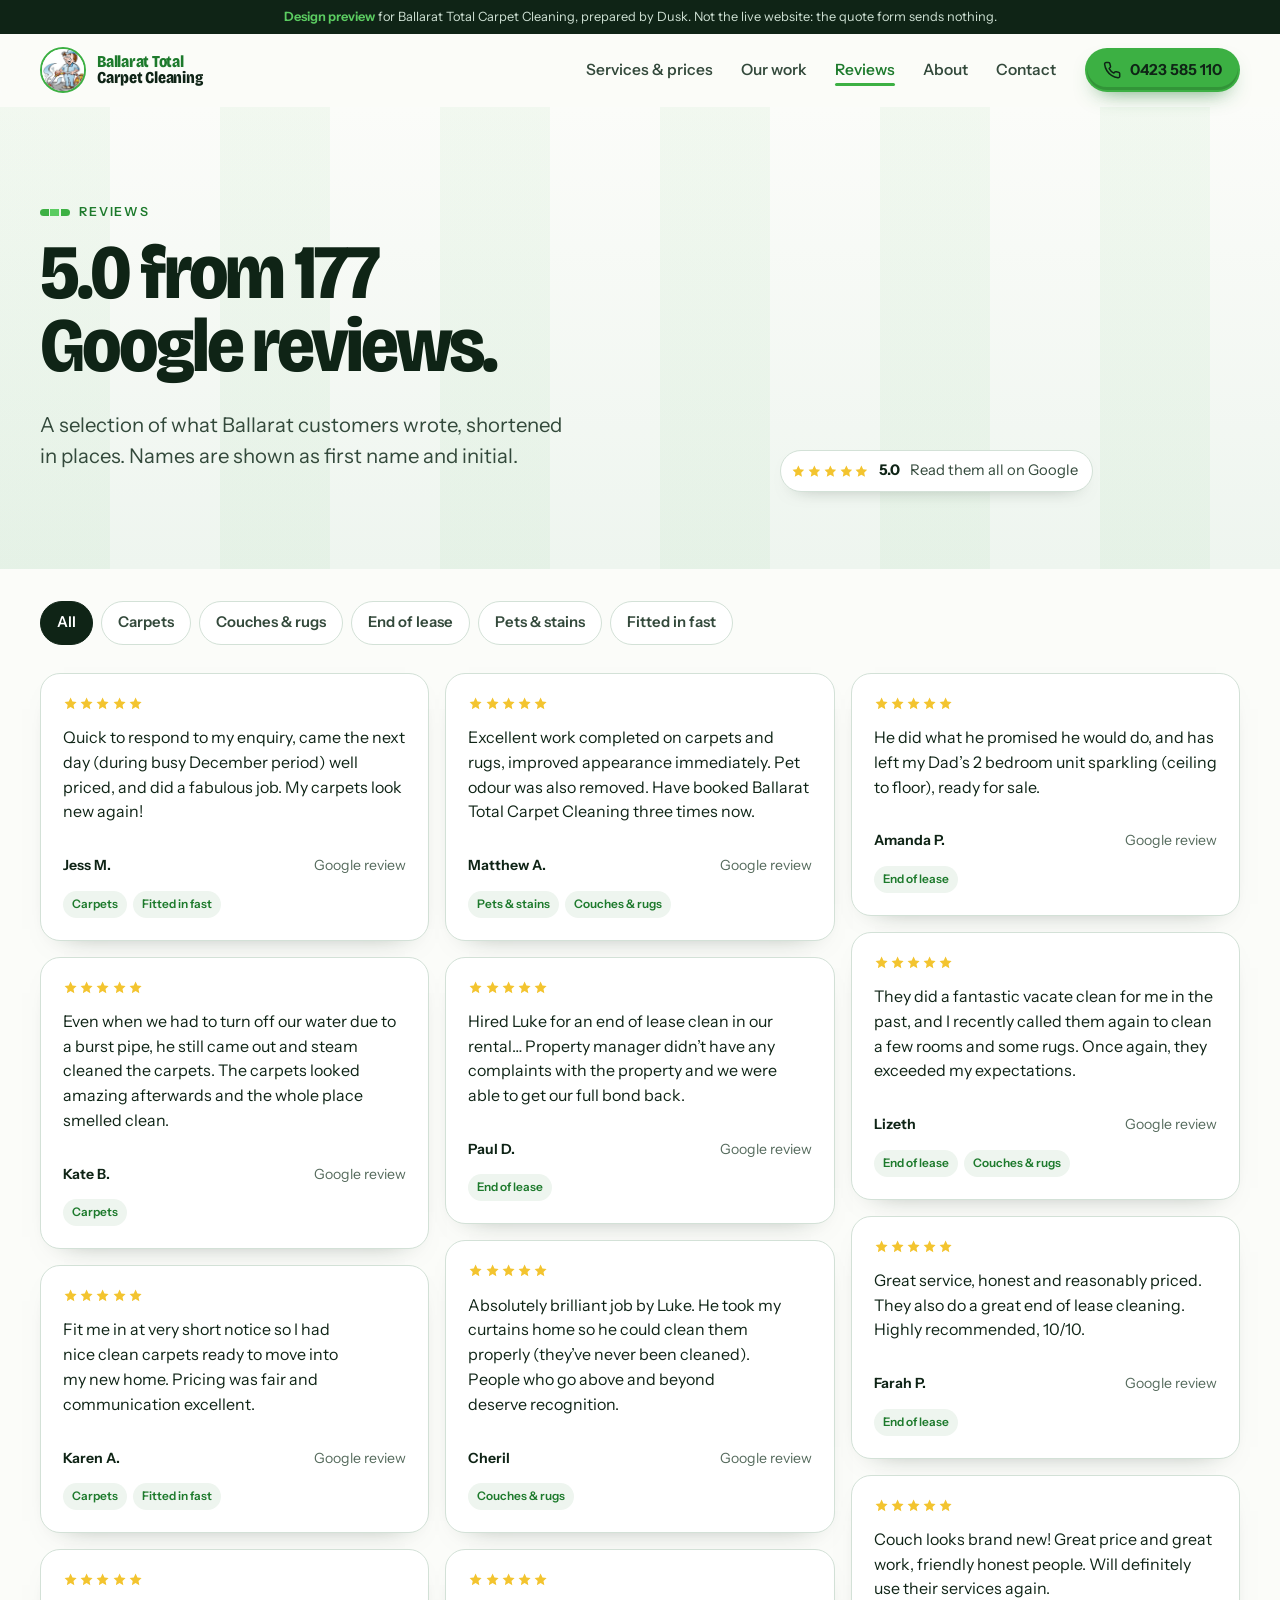
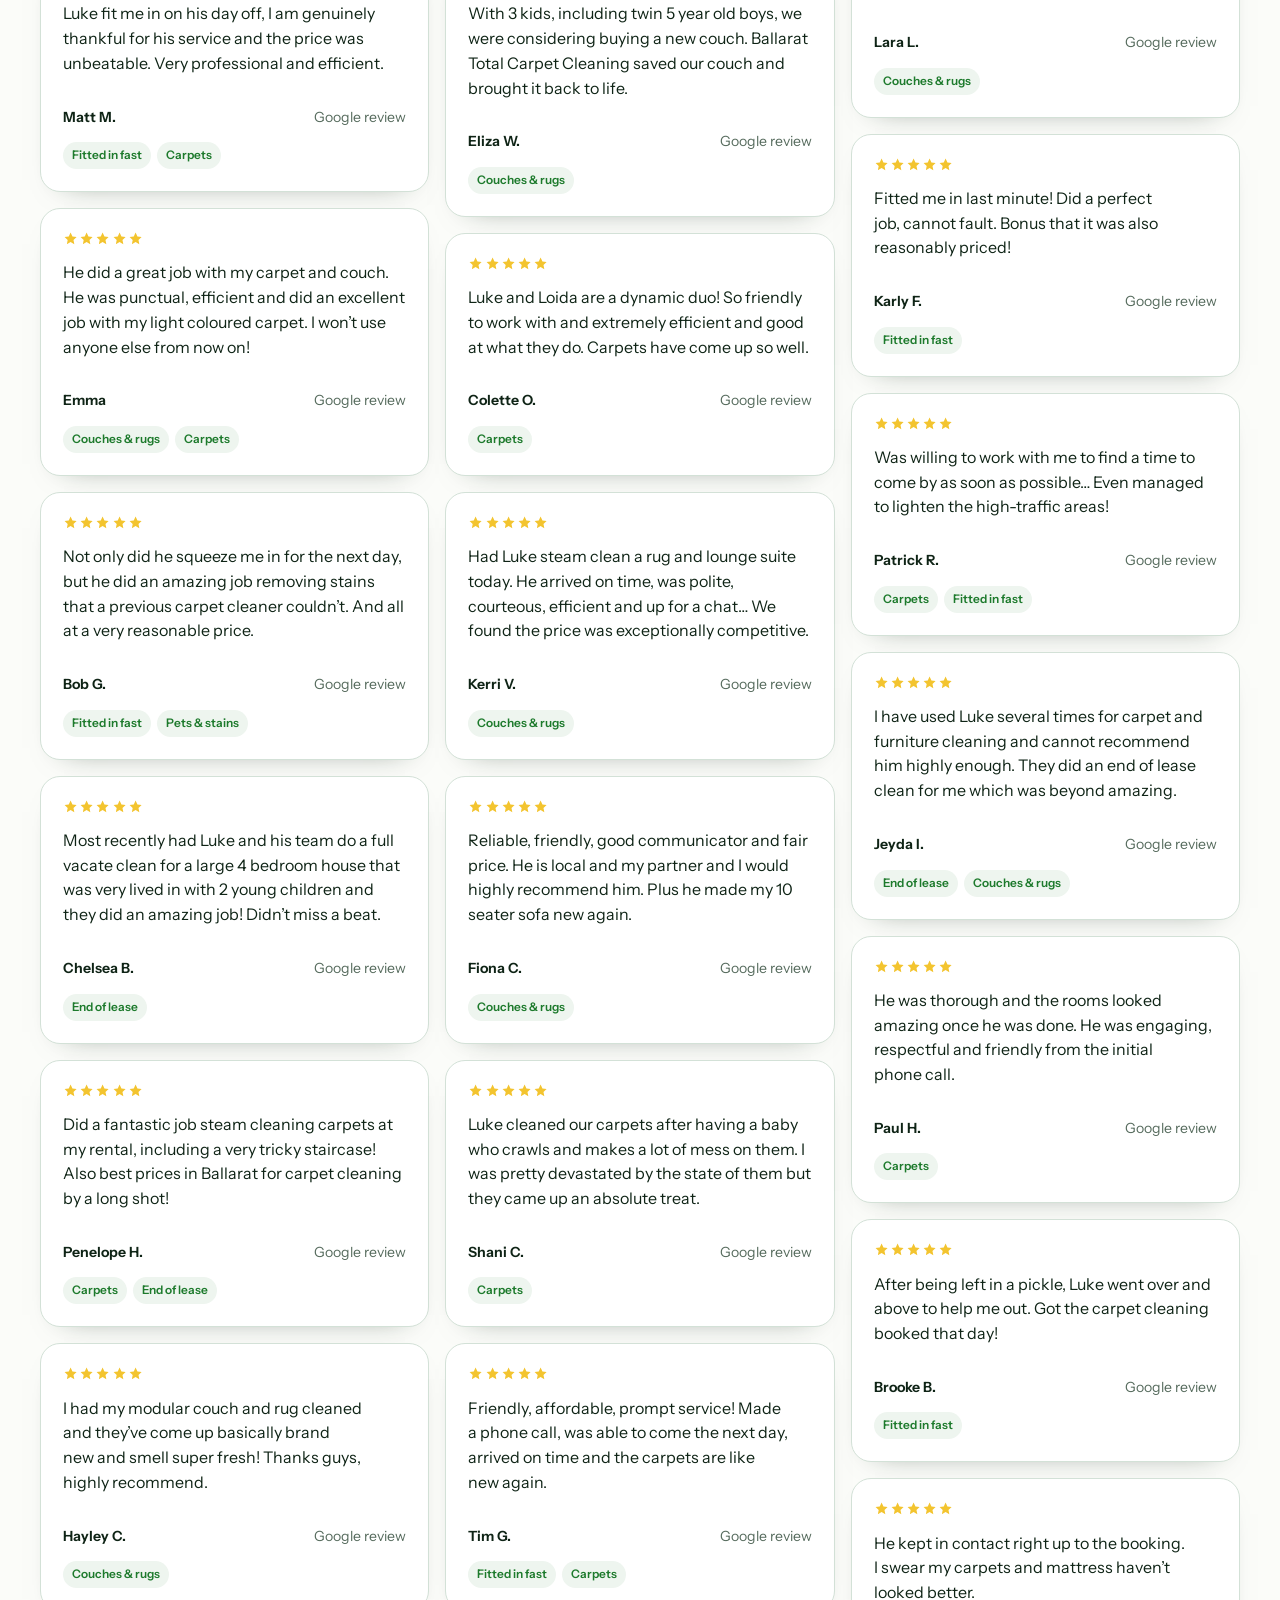
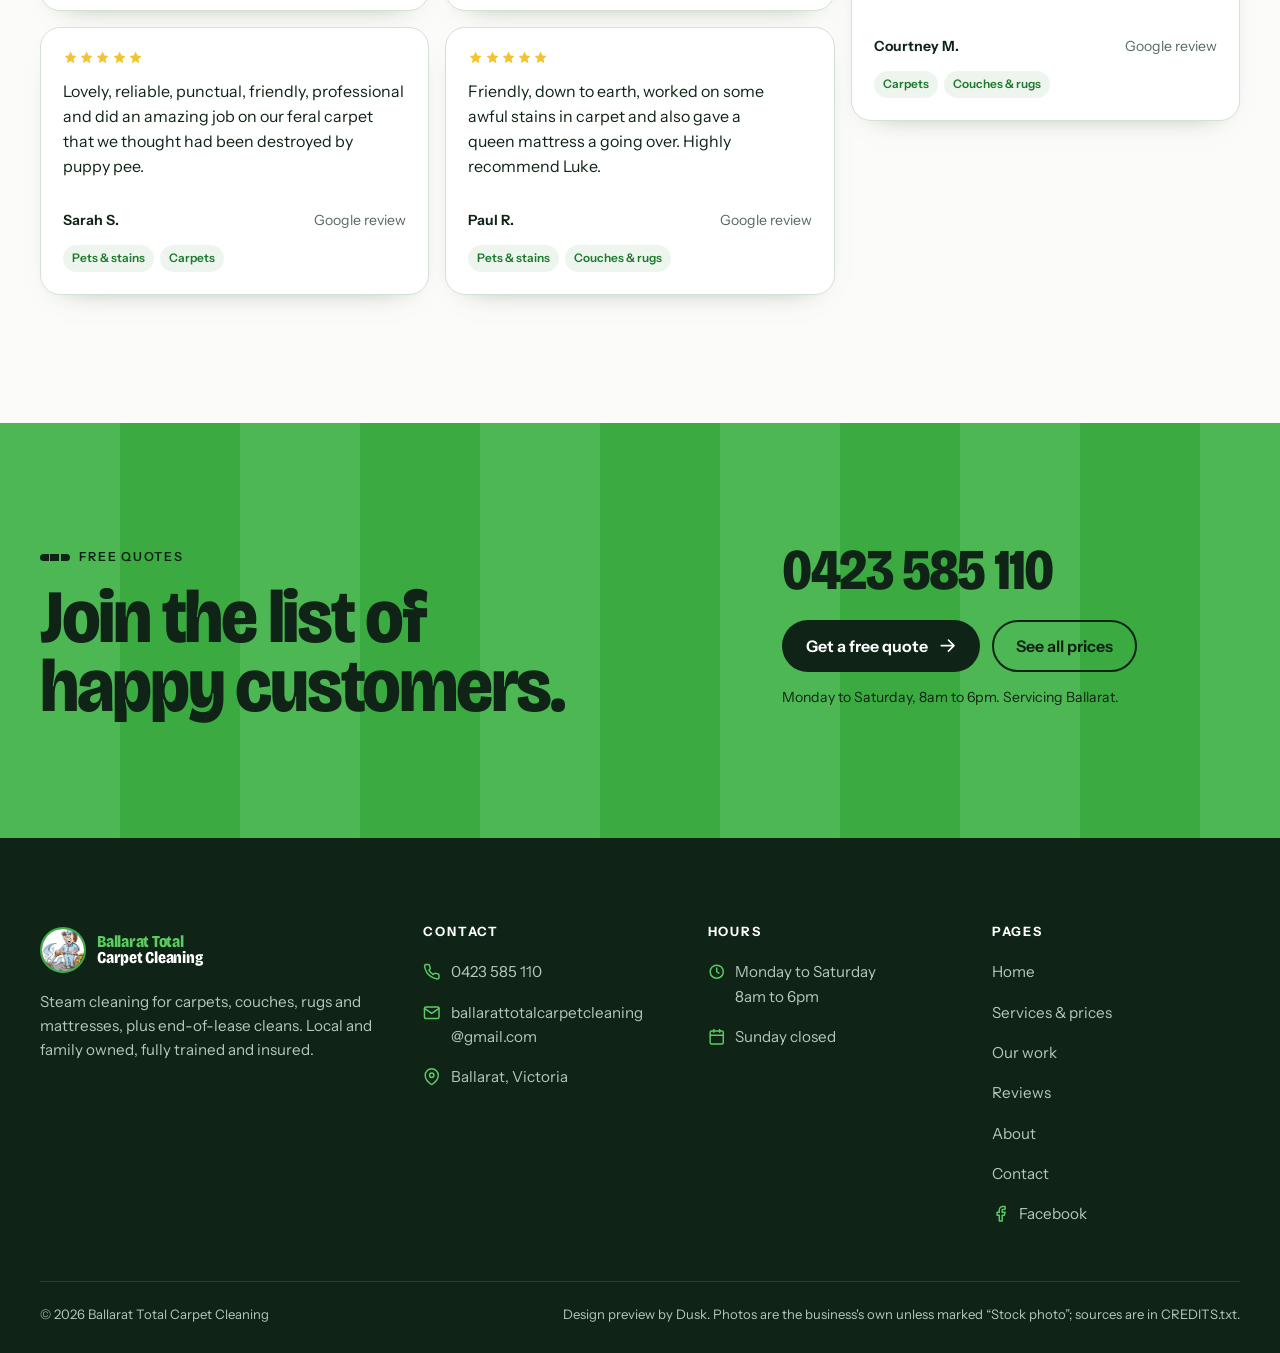
<file: reviews.html>
<!doctype html>
<html lang="en-AU">
<head>
<meta charset="utf-8">
<meta name="viewport" content="width=device-width, initial-scale=1, viewport-fit=cover">
<title>Reviews | Ballarat Total Carpet Cleaning</title>
<meta name="description" content="Rated 5.0 from 177 Google reviews. What Ballarat customers say about Luke and Loida’s carpet, couch and end of lease cleaning.">
<meta name="robots" content="noindex, nofollow">
<meta name="theme-color" content="#0f2416">
<meta name="format-detection" content="telephone=no">
<link rel="icon" href="assets/brand/favicon.svg" type="image/svg+xml">
<link rel="apple-touch-icon" href="assets/brand/mascot-180.jpg">
<link rel="preconnect" href="https://fonts.googleapis.com">
<link rel="preconnect" href="https://fonts.gstatic.com" crossorigin>
<link href="https://fonts.googleapis.com/css2?family=Bricolage+Grotesque:opsz,wdth,wght@12..96,75..100,400..800&amp;family=Instrument+Sans:wdth,wght@75..100,400..700&amp;display=swap" rel="stylesheet">
<link rel="stylesheet" href="assets/css/site.css?v=2">
<script>
(function(){var r=document.documentElement;r.classList.add('js');
try{if(!matchMedia('(prefers-reduced-motion: reduce)').matches)r.classList.add('motion')}catch(e){}
setTimeout(function(){if(!window.__btcc){r.classList.remove('motion')}},4000);
// if a newer version has been published than the copy this browser kept, load the new one once
try{var B='2';fetch('version.txt?'+Date.now(),{cache:'no-store'}).then(function(x){return x.ok?x.text():''}).then(function(t){t=(t||'').trim();
if(/^\d+$/.test(t)&&t!==B&&!new RegExp('[?&]r='+t+'(&|$)').test(location.search)){location.replace(location.pathname+'?r='+t+location.hash)}}).catch(function(){})}catch(e){}
})();
</script>
<script src="assets/js/site.js?v=2" defer></script>
</head>
<body class="page-reviews">
<a class="skip" href="#main">Skip to content</a>
<svg class="sr" aria-hidden="true" focusable="false" width="0" height="0"><defs>
<symbol id="i-phone" viewBox="0 0 24 24"><path d="M22 16.92v3a2 2 0 0 1-2.18 2 19.79 19.79 0 0 1-8.63-3.07 19.5 19.5 0 0 1-6-6 19.79 19.79 0 0 1-3.07-8.67A2 2 0 0 1 4.11 2h3a2 2 0 0 1 2 1.72 12.84 12.84 0 0 0 .7 2.81 2 2 0 0 1-.45 2.11L8.09 9.91a16 16 0 0 0 6 6l1.27-1.27a2 2 0 0 1 2.11-.45 12.84 12.84 0 0 0 2.81.7A2 2 0 0 1 22 16.92z"/></symbol>
<symbol id="i-go" viewBox="0 0 24 24"><path d="M4 12h16M13 5l7 7-7 7"/></symbol>
<symbol id="i-back" viewBox="0 0 24 24"><path d="M20 12H4M11 5l-7 7 7 7"/></symbol>
<symbol id="i-check" viewBox="0 0 24 24"><path d="M20 6L9 17l-5-5"/></symbol>
<symbol id="i-star" viewBox="0 0 24 24"><path d="M12 2.5l2.9 6.2 6.6.8-4.9 4.6 1.3 6.7L12 17.5l-5.9 3.3 1.3-6.7-4.9-4.6 6.6-.8z"/></symbol>
<symbol id="i-mail" viewBox="0 0 24 24"><path d="M4 4h16a2 2 0 0 1 2 2v12a2 2 0 0 1-2 2H4a2 2 0 0 1-2-2V6a2 2 0 0 1 2-2z"/><path d="M22 6l-10 7L2 6"/></symbol>
<symbol id="i-pin" viewBox="0 0 24 24"><path d="M21 10c0 7-9 13-9 13s-9-6-9-13a9 9 0 0 1 18 0z"/><circle cx="12" cy="10" r="3"/></symbol>
<symbol id="i-clock" viewBox="0 0 24 24"><circle cx="12" cy="12" r="9"/><path d="M12 7v5l3 2"/></symbol>
<symbol id="i-fb" viewBox="0 0 24 24"><path d="M18 2h-3a5 5 0 0 0-5 5v3H7v4h3v8h4v-8h3l1-4h-4V7a1 1 0 0 1 1-1h3z"/></symbol>
<symbol id="i-play" viewBox="0 0 24 24"><path d="M7 4l13 8-13 8z"/></symbol>
<symbol id="i-pause" viewBox="0 0 24 24"><path d="M6 4h4v16H6zM14 4h4v16h-4z"/></symbol>
<symbol id="i-shield" viewBox="0 0 24 24"><path d="M12 22s8-4 8-10V5l-8-3-8 3v7c0 6 8 10 8 10z"/><path d="M9 12l2 2 4-4"/></symbol>
<symbol id="i-tag" viewBox="0 0 24 24"><path d="M20.59 13.41l-7.17 7.17a2 2 0 0 1-2.83 0L2 12V2h10l8.59 8.59a2 2 0 0 1 0 2.82z"/><path d="M7 7h.01"/></symbol>
<symbol id="i-move" viewBox="0 0 24 24"><path d="M5 9l-3 3 3 3M9 5l3-3 3 3M15 19l-3 3-3-3M19 9l3 3-3 3M2 12h20M12 2v20"/></symbol>
<symbol id="i-x" viewBox="0 0 24 24"><path d="M18 6L6 18M6 6l12 12"/></symbol>
<symbol id="i-left" viewBox="0 0 24 24"><path d="M15 18l-6-6 6-6"/></symbol>
<symbol id="i-right" viewBox="0 0 24 24"><path d="M9 18l6-6-6-6"/></symbol>
<symbol id="i-cal" viewBox="0 0 24 24"><rect x="3" y="4" width="18" height="18" rx="2"/><path d="M16 2v4M8 2v4M3 10h18"/></symbol>
<symbol id="i-heart" viewBox="0 0 24 24"><path d="M20.8 4.6a5.5 5.5 0 0 0-7.8 0L12 5.7l-1-1.1a5.5 5.5 0 0 0-7.8 7.8l1 1.1L12 21l7.8-7.5 1-1.1a5.5 5.5 0 0 0 0-7.8z"/></symbol>
<symbol id="i-carpet" viewBox="0 0 24 24"><rect x="3" y="4" width="18" height="16" rx="2"/><path d="M9 4v16M15 4v16"/></symbol>
<symbol id="i-sofa" viewBox="0 0 24 24"><path d="M5 11V8a3 3 0 0 1 3-3h8a3 3 0 0 1 3 3v3"/><path d="M3 12a2 2 0 0 1 4 0v2h10v-2a2 2 0 0 1 4 0v5H3z"/><path d="M6 17v2M18 17v2"/></symbol>
<symbol id="i-rug" viewBox="0 0 24 24"><rect x="5" y="5" width="14" height="14" rx="1.5"/><rect x="9" y="9" width="6" height="6"/><path d="M7 5V2.5M10.5 5V2.5M13.5 5V2.5M17 5V2.5M7 21.5V19M10.5 21.5V19M13.5 21.5V19M17 21.5V19"/></symbol>
<symbol id="i-key" viewBox="0 0 24 24"><circle cx="7.5" cy="15.5" r="4.5"/><path d="M10.7 12.3L20 3M16.5 6.5l3 3M13.5 9.5l2 2"/></symbol>
<symbol id="i-spark" viewBox="0 0 24 24"><path d="M12 3l1.9 5.8L20 11l-6.1 2.2L12 19l-1.9-5.8L4 11l6.1-2.2z"/></symbol>
</defs></svg>
<p class="strip"><span class="s-long"><b>Design preview</b> for Ballarat Total Carpet Cleaning, prepared by Dusk. Not the live website: the quote form sends nothing.</span><span class="s-short"><b>Design preview</b> by Dusk. The form sends nothing.</span></p>
<header class="hdr">
  <div class="wrap hdr-in">
    <a class="brand" href="index.html" aria-label="Ballarat Total Carpet Cleaning, home"><img src="assets/brand/mascot-180.jpg" alt="" width="46" height="46"><span class="wm" aria-hidden="true"><span>Ballarat Total</span><span>Carpet Cleaning</span></span></a>
    <nav class="nav" aria-label="Main"><a href="services.html">Services &amp; prices</a><a href="work.html">Our work</a><a href="reviews.html" aria-current="page">Reviews</a><a href="about.html">About</a><a href="contact.html">Contact</a></nav>
    <a class="btn btn-go btn-sm hdr-call" href="tel:0423585110"><svg class="ico" aria-hidden="true"><use href="#i-phone"/></svg><span>0423 585 110</span></a>
    <button class="menu-btn" type="button" aria-expanded="false" aria-controls="menu" aria-label="Open menu"><i></i></button>
  </div>
</header>
<div class="sheet" id="menu" aria-hidden="true">
  <nav aria-label="Menu">
      <a href="index.html">Home<svg class="ico" aria-hidden="true"><use href="#i-right"/></svg></a>
      <a href="services.html">Services &amp; prices<svg class="ico" aria-hidden="true"><use href="#i-right"/></svg></a>
      <a href="work.html">Our work<svg class="ico" aria-hidden="true"><use href="#i-right"/></svg></a>
      <a href="reviews.html" aria-current="page">Reviews<svg class="ico" aria-hidden="true"><use href="#i-right"/></svg></a>
      <a href="about.html">About<svg class="ico" aria-hidden="true"><use href="#i-right"/></svg></a>
      <a href="contact.html">Contact<svg class="ico" aria-hidden="true"><use href="#i-right"/></svg></a>
  </nav>
  <a class="btn btn-go" href="tel:0423585110"><svg class="ico" aria-hidden="true"><use href="#i-phone"/></svg>Call Luke 0423 585 110</a>
  <p class="sheet-meta">Mon to Sat, 8am to 6pm &middot; Ballarat, Victoria</p>
</div>
<main id="main">
<section class="phero">
  <div class="wrap phero-grid">
    <div>
      <p class="eyebrow" data-rise>Reviews</p>
      <h1 data-rise style="--r:1">5.0 from 177 Google reviews.</h1>
      <p class="lead" data-rise style="--r:2">A selection of what Ballarat customers wrote, shortened in places. Names are shown as first name and initial.</p>
    </div>
    <div data-rise style="--r:3">
      <a class="g-badge" href="https://www.google.com/search?q=Ballarat+Total+Carpet+Cleaning" rel="noopener" target="_blank"><span class="stars" aria-hidden="true"><svg class="ico ico-fill" aria-hidden="true"><use href="#i-star"/></svg><svg class="ico ico-fill" aria-hidden="true"><use href="#i-star"/></svg><svg class="ico ico-fill" aria-hidden="true"><use href="#i-star"/></svg><svg class="ico ico-fill" aria-hidden="true"><use href="#i-star"/></svg><svg class="ico ico-fill" aria-hidden="true"><use href="#i-star"/></svg></span><b>5.0</b><span>Read them all on Google</span></a>
    </div>
  </div>
</section>
<section class="sec" style="padding-top:clamp(16px,3vw,32px)">
  <div class="wrap">
    <div class="chips" role="group" aria-label="Show reviews about" data-filter-for="rv-wall">
      <button class="chip" type="button" data-k="all" aria-pressed="true">All</button><button class="chip" type="button" data-k="carpets" aria-pressed="false">Carpets</button><button class="chip" type="button" data-k="couches" aria-pressed="false">Couches &amp; rugs</button><button class="chip" type="button" data-k="lease" aria-pressed="false">End of lease</button><button class="chip" type="button" data-k="pets" aria-pressed="false">Pets &amp; stains</button><button class="chip" type="button" data-k="fast" aria-pressed="false">Fitted in fast</button>
    </div>
    <p class="sr" aria-live="polite" data-filter-status></p>
    <div class="rv-wall" id="rv-wall">
      <figure class="rv" data-kind="carpets fast"><span class="stars" aria-hidden="true"><svg class="ico ico-fill" aria-hidden="true"><use href="#i-star"/></svg><svg class="ico ico-fill" aria-hidden="true"><use href="#i-star"/></svg><svg class="ico ico-fill" aria-hidden="true"><use href="#i-star"/></svg><svg class="ico ico-fill" aria-hidden="true"><use href="#i-star"/></svg><svg class="ico ico-fill" aria-hidden="true"><use href="#i-star"/></svg></span><blockquote><p>Quick to respond to my enquiry, came the next day (during busy December period) well priced, and did a fabulous job. My carpets look new again!</p></blockquote><figcaption><b>Jess M.</b><span>Google review</span></figcaption><div class="rv-kind"><span>Carpets</span><span>Fitted in fast</span></div></figure>
      <figure class="rv" data-kind="carpets"><span class="stars" aria-hidden="true"><svg class="ico ico-fill" aria-hidden="true"><use href="#i-star"/></svg><svg class="ico ico-fill" aria-hidden="true"><use href="#i-star"/></svg><svg class="ico ico-fill" aria-hidden="true"><use href="#i-star"/></svg><svg class="ico ico-fill" aria-hidden="true"><use href="#i-star"/></svg><svg class="ico ico-fill" aria-hidden="true"><use href="#i-star"/></svg></span><blockquote><p>Even when we had to turn off our water due to a burst pipe, he still came out and steam cleaned the carpets. The carpets looked amazing afterwards and the whole place smelled clean.</p></blockquote><figcaption><b>Kate B.</b><span>Google review</span></figcaption><div class="rv-kind"><span>Carpets</span></div></figure>
      <figure class="rv" data-kind="carpets fast"><span class="stars" aria-hidden="true"><svg class="ico ico-fill" aria-hidden="true"><use href="#i-star"/></svg><svg class="ico ico-fill" aria-hidden="true"><use href="#i-star"/></svg><svg class="ico ico-fill" aria-hidden="true"><use href="#i-star"/></svg><svg class="ico ico-fill" aria-hidden="true"><use href="#i-star"/></svg><svg class="ico ico-fill" aria-hidden="true"><use href="#i-star"/></svg></span><blockquote><p>Fit me in at very short notice so I had nice clean carpets ready to move into my new home. Pricing was fair and communication excellent.</p></blockquote><figcaption><b>Karen A.</b><span>Google review</span></figcaption><div class="rv-kind"><span>Carpets</span><span>Fitted in fast</span></div></figure>
      <figure class="rv" data-kind="fast carpets"><span class="stars" aria-hidden="true"><svg class="ico ico-fill" aria-hidden="true"><use href="#i-star"/></svg><svg class="ico ico-fill" aria-hidden="true"><use href="#i-star"/></svg><svg class="ico ico-fill" aria-hidden="true"><use href="#i-star"/></svg><svg class="ico ico-fill" aria-hidden="true"><use href="#i-star"/></svg><svg class="ico ico-fill" aria-hidden="true"><use href="#i-star"/></svg></span><blockquote><p>Luke fit me in on his day off, I am genuinely thankful for his service and the price was unbeatable. Very professional and efficient.</p></blockquote><figcaption><b>Matt M.</b><span>Google review</span></figcaption><div class="rv-kind"><span>Fitted in fast</span><span>Carpets</span></div></figure>
      <figure class="rv" data-kind="couches carpets"><span class="stars" aria-hidden="true"><svg class="ico ico-fill" aria-hidden="true"><use href="#i-star"/></svg><svg class="ico ico-fill" aria-hidden="true"><use href="#i-star"/></svg><svg class="ico ico-fill" aria-hidden="true"><use href="#i-star"/></svg><svg class="ico ico-fill" aria-hidden="true"><use href="#i-star"/></svg><svg class="ico ico-fill" aria-hidden="true"><use href="#i-star"/></svg></span><blockquote><p>He did a great job with my carpet and couch. He was punctual, efficient and did an excellent job with my light coloured carpet. I won’t use anyone else from now on!</p></blockquote><figcaption><b>Emma</b><span>Google review</span></figcaption><div class="rv-kind"><span>Couches &amp; rugs</span><span>Carpets</span></div></figure>
      <figure class="rv" data-kind="fast pets"><span class="stars" aria-hidden="true"><svg class="ico ico-fill" aria-hidden="true"><use href="#i-star"/></svg><svg class="ico ico-fill" aria-hidden="true"><use href="#i-star"/></svg><svg class="ico ico-fill" aria-hidden="true"><use href="#i-star"/></svg><svg class="ico ico-fill" aria-hidden="true"><use href="#i-star"/></svg><svg class="ico ico-fill" aria-hidden="true"><use href="#i-star"/></svg></span><blockquote><p>Not only did he squeeze me in for the next day, but he did an amazing job removing stains that a previous carpet cleaner couldn’t. And all at a very reasonable price.</p></blockquote><figcaption><b>Bob G.</b><span>Google review</span></figcaption><div class="rv-kind"><span>Fitted in fast</span><span>Pets &amp; stains</span></div></figure>
      <figure class="rv" data-kind="lease"><span class="stars" aria-hidden="true"><svg class="ico ico-fill" aria-hidden="true"><use href="#i-star"/></svg><svg class="ico ico-fill" aria-hidden="true"><use href="#i-star"/></svg><svg class="ico ico-fill" aria-hidden="true"><use href="#i-star"/></svg><svg class="ico ico-fill" aria-hidden="true"><use href="#i-star"/></svg><svg class="ico ico-fill" aria-hidden="true"><use href="#i-star"/></svg></span><blockquote><p>Most recently had Luke and his team do a full vacate clean for a large 4 bedroom house that was very lived in with 2 young children and they did an amazing job! Didn’t miss a beat.</p></blockquote><figcaption><b>Chelsea B.</b><span>Google review</span></figcaption><div class="rv-kind"><span>End of lease</span></div></figure>
      <figure class="rv" data-kind="carpets lease"><span class="stars" aria-hidden="true"><svg class="ico ico-fill" aria-hidden="true"><use href="#i-star"/></svg><svg class="ico ico-fill" aria-hidden="true"><use href="#i-star"/></svg><svg class="ico ico-fill" aria-hidden="true"><use href="#i-star"/></svg><svg class="ico ico-fill" aria-hidden="true"><use href="#i-star"/></svg><svg class="ico ico-fill" aria-hidden="true"><use href="#i-star"/></svg></span><blockquote><p>Did a fantastic job steam cleaning carpets at my rental, including a very tricky staircase! Also best prices in Ballarat for carpet cleaning by a long shot!</p></blockquote><figcaption><b>Penelope H.</b><span>Google review</span></figcaption><div class="rv-kind"><span>Carpets</span><span>End of lease</span></div></figure>
      <figure class="rv" data-kind="couches"><span class="stars" aria-hidden="true"><svg class="ico ico-fill" aria-hidden="true"><use href="#i-star"/></svg><svg class="ico ico-fill" aria-hidden="true"><use href="#i-star"/></svg><svg class="ico ico-fill" aria-hidden="true"><use href="#i-star"/></svg><svg class="ico ico-fill" aria-hidden="true"><use href="#i-star"/></svg><svg class="ico ico-fill" aria-hidden="true"><use href="#i-star"/></svg></span><blockquote><p>I had my modular couch and rug cleaned and they’ve come up basically brand new and smell super fresh! Thanks guys, highly recommend.</p></blockquote><figcaption><b>Hayley C.</b><span>Google review</span></figcaption><div class="rv-kind"><span>Couches &amp; rugs</span></div></figure>
      <figure class="rv" data-kind="pets carpets"><span class="stars" aria-hidden="true"><svg class="ico ico-fill" aria-hidden="true"><use href="#i-star"/></svg><svg class="ico ico-fill" aria-hidden="true"><use href="#i-star"/></svg><svg class="ico ico-fill" aria-hidden="true"><use href="#i-star"/></svg><svg class="ico ico-fill" aria-hidden="true"><use href="#i-star"/></svg><svg class="ico ico-fill" aria-hidden="true"><use href="#i-star"/></svg></span><blockquote><p>Lovely, reliable, punctual, friendly, professional and did an amazing job on our feral carpet that we thought had been destroyed by puppy pee.</p></blockquote><figcaption><b>Sarah S.</b><span>Google review</span></figcaption><div class="rv-kind"><span>Pets &amp; stains</span><span>Carpets</span></div></figure>
      <figure class="rv" data-kind="pets couches"><span class="stars" aria-hidden="true"><svg class="ico ico-fill" aria-hidden="true"><use href="#i-star"/></svg><svg class="ico ico-fill" aria-hidden="true"><use href="#i-star"/></svg><svg class="ico ico-fill" aria-hidden="true"><use href="#i-star"/></svg><svg class="ico ico-fill" aria-hidden="true"><use href="#i-star"/></svg><svg class="ico ico-fill" aria-hidden="true"><use href="#i-star"/></svg></span><blockquote><p>Excellent work completed on carpets and rugs, improved appearance immediately. Pet odour was also removed. Have booked Ballarat Total Carpet Cleaning three times now.</p></blockquote><figcaption><b>Matthew A.</b><span>Google review</span></figcaption><div class="rv-kind"><span>Pets &amp; stains</span><span>Couches &amp; rugs</span></div></figure>
      <figure class="rv" data-kind="lease"><span class="stars" aria-hidden="true"><svg class="ico ico-fill" aria-hidden="true"><use href="#i-star"/></svg><svg class="ico ico-fill" aria-hidden="true"><use href="#i-star"/></svg><svg class="ico ico-fill" aria-hidden="true"><use href="#i-star"/></svg><svg class="ico ico-fill" aria-hidden="true"><use href="#i-star"/></svg><svg class="ico ico-fill" aria-hidden="true"><use href="#i-star"/></svg></span><blockquote><p>Hired Luke for an end of lease clean in our rental… Property manager didn’t have any complaints with the property and we were able to get our full bond back.</p></blockquote><figcaption><b>Paul D.</b><span>Google review</span></figcaption><div class="rv-kind"><span>End of lease</span></div></figure>
      <figure class="rv" data-kind="couches"><span class="stars" aria-hidden="true"><svg class="ico ico-fill" aria-hidden="true"><use href="#i-star"/></svg><svg class="ico ico-fill" aria-hidden="true"><use href="#i-star"/></svg><svg class="ico ico-fill" aria-hidden="true"><use href="#i-star"/></svg><svg class="ico ico-fill" aria-hidden="true"><use href="#i-star"/></svg><svg class="ico ico-fill" aria-hidden="true"><use href="#i-star"/></svg></span><blockquote><p>Absolutely brilliant job by Luke. He took my curtains home so he could clean them properly (they’ve never been cleaned). People who go above and beyond deserve recognition.</p></blockquote><figcaption><b>Cheril</b><span>Google review</span></figcaption><div class="rv-kind"><span>Couches &amp; rugs</span></div></figure>
      <figure class="rv" data-kind="couches"><span class="stars" aria-hidden="true"><svg class="ico ico-fill" aria-hidden="true"><use href="#i-star"/></svg><svg class="ico ico-fill" aria-hidden="true"><use href="#i-star"/></svg><svg class="ico ico-fill" aria-hidden="true"><use href="#i-star"/></svg><svg class="ico ico-fill" aria-hidden="true"><use href="#i-star"/></svg><svg class="ico ico-fill" aria-hidden="true"><use href="#i-star"/></svg></span><blockquote><p>With 3 kids, including twin 5 year old boys, we were considering buying a new couch. Ballarat Total Carpet Cleaning saved our couch and brought it back to life.</p></blockquote><figcaption><b>Eliza W.</b><span>Google review</span></figcaption><div class="rv-kind"><span>Couches &amp; rugs</span></div></figure>
      <figure class="rv" data-kind="carpets"><span class="stars" aria-hidden="true"><svg class="ico ico-fill" aria-hidden="true"><use href="#i-star"/></svg><svg class="ico ico-fill" aria-hidden="true"><use href="#i-star"/></svg><svg class="ico ico-fill" aria-hidden="true"><use href="#i-star"/></svg><svg class="ico ico-fill" aria-hidden="true"><use href="#i-star"/></svg><svg class="ico ico-fill" aria-hidden="true"><use href="#i-star"/></svg></span><blockquote><p>Luke and Loida are a dynamic duo! So friendly to work with and extremely efficient and good at what they do. Carpets have come up so well.</p></blockquote><figcaption><b>Colette O.</b><span>Google review</span></figcaption><div class="rv-kind"><span>Carpets</span></div></figure>
      <figure class="rv" data-kind="couches"><span class="stars" aria-hidden="true"><svg class="ico ico-fill" aria-hidden="true"><use href="#i-star"/></svg><svg class="ico ico-fill" aria-hidden="true"><use href="#i-star"/></svg><svg class="ico ico-fill" aria-hidden="true"><use href="#i-star"/></svg><svg class="ico ico-fill" aria-hidden="true"><use href="#i-star"/></svg><svg class="ico ico-fill" aria-hidden="true"><use href="#i-star"/></svg></span><blockquote><p>Had Luke steam clean a rug and lounge suite today. He arrived on time, was polite, courteous, efficient and up for a chat… We found the price was exceptionally competitive.</p></blockquote><figcaption><b>Kerri V.</b><span>Google review</span></figcaption><div class="rv-kind"><span>Couches &amp; rugs</span></div></figure>
      <figure class="rv" data-kind="couches"><span class="stars" aria-hidden="true"><svg class="ico ico-fill" aria-hidden="true"><use href="#i-star"/></svg><svg class="ico ico-fill" aria-hidden="true"><use href="#i-star"/></svg><svg class="ico ico-fill" aria-hidden="true"><use href="#i-star"/></svg><svg class="ico ico-fill" aria-hidden="true"><use href="#i-star"/></svg><svg class="ico ico-fill" aria-hidden="true"><use href="#i-star"/></svg></span><blockquote><p>Reliable, friendly, good communicator and fair price. He is local and my partner and I would highly recommend him. Plus he made my 10 seater sofa new again.</p></blockquote><figcaption><b>Fiona C.</b><span>Google review</span></figcaption><div class="rv-kind"><span>Couches &amp; rugs</span></div></figure>
      <figure class="rv" data-kind="carpets"><span class="stars" aria-hidden="true"><svg class="ico ico-fill" aria-hidden="true"><use href="#i-star"/></svg><svg class="ico ico-fill" aria-hidden="true"><use href="#i-star"/></svg><svg class="ico ico-fill" aria-hidden="true"><use href="#i-star"/></svg><svg class="ico ico-fill" aria-hidden="true"><use href="#i-star"/></svg><svg class="ico ico-fill" aria-hidden="true"><use href="#i-star"/></svg></span><blockquote><p>Luke cleaned our carpets after having a baby who crawls and makes a lot of mess on them. I was pretty devastated by the state of them but they came up an absolute treat.</p></blockquote><figcaption><b>Shani C.</b><span>Google review</span></figcaption><div class="rv-kind"><span>Carpets</span></div></figure>
      <figure class="rv" data-kind="fast carpets"><span class="stars" aria-hidden="true"><svg class="ico ico-fill" aria-hidden="true"><use href="#i-star"/></svg><svg class="ico ico-fill" aria-hidden="true"><use href="#i-star"/></svg><svg class="ico ico-fill" aria-hidden="true"><use href="#i-star"/></svg><svg class="ico ico-fill" aria-hidden="true"><use href="#i-star"/></svg><svg class="ico ico-fill" aria-hidden="true"><use href="#i-star"/></svg></span><blockquote><p>Friendly, affordable, prompt service! Made a phone call, was able to come the next day, arrived on time and the carpets are like new again.</p></blockquote><figcaption><b>Tim G.</b><span>Google review</span></figcaption><div class="rv-kind"><span>Fitted in fast</span><span>Carpets</span></div></figure>
      <figure class="rv" data-kind="pets couches"><span class="stars" aria-hidden="true"><svg class="ico ico-fill" aria-hidden="true"><use href="#i-star"/></svg><svg class="ico ico-fill" aria-hidden="true"><use href="#i-star"/></svg><svg class="ico ico-fill" aria-hidden="true"><use href="#i-star"/></svg><svg class="ico ico-fill" aria-hidden="true"><use href="#i-star"/></svg><svg class="ico ico-fill" aria-hidden="true"><use href="#i-star"/></svg></span><blockquote><p>Friendly, down to earth, worked on some awful stains in carpet and also gave a queen mattress a going over. Highly recommend Luke.</p></blockquote><figcaption><b>Paul R.</b><span>Google review</span></figcaption><div class="rv-kind"><span>Pets &amp; stains</span><span>Couches &amp; rugs</span></div></figure>
      <figure class="rv" data-kind="lease"><span class="stars" aria-hidden="true"><svg class="ico ico-fill" aria-hidden="true"><use href="#i-star"/></svg><svg class="ico ico-fill" aria-hidden="true"><use href="#i-star"/></svg><svg class="ico ico-fill" aria-hidden="true"><use href="#i-star"/></svg><svg class="ico ico-fill" aria-hidden="true"><use href="#i-star"/></svg><svg class="ico ico-fill" aria-hidden="true"><use href="#i-star"/></svg></span><blockquote><p>He did what he promised he would do, and has left my Dad’s 2 bedroom unit sparkling (ceiling to floor), ready for sale.</p></blockquote><figcaption><b>Amanda P.</b><span>Google review</span></figcaption><div class="rv-kind"><span>End of lease</span></div></figure>
      <figure class="rv" data-kind="lease couches"><span class="stars" aria-hidden="true"><svg class="ico ico-fill" aria-hidden="true"><use href="#i-star"/></svg><svg class="ico ico-fill" aria-hidden="true"><use href="#i-star"/></svg><svg class="ico ico-fill" aria-hidden="true"><use href="#i-star"/></svg><svg class="ico ico-fill" aria-hidden="true"><use href="#i-star"/></svg><svg class="ico ico-fill" aria-hidden="true"><use href="#i-star"/></svg></span><blockquote><p>They did a fantastic vacate clean for me in the past, and I recently called them again to clean a few rooms and some rugs. Once again, they exceeded my expectations.</p></blockquote><figcaption><b>Lizeth</b><span>Google review</span></figcaption><div class="rv-kind"><span>End of lease</span><span>Couches &amp; rugs</span></div></figure>
      <figure class="rv" data-kind="lease"><span class="stars" aria-hidden="true"><svg class="ico ico-fill" aria-hidden="true"><use href="#i-star"/></svg><svg class="ico ico-fill" aria-hidden="true"><use href="#i-star"/></svg><svg class="ico ico-fill" aria-hidden="true"><use href="#i-star"/></svg><svg class="ico ico-fill" aria-hidden="true"><use href="#i-star"/></svg><svg class="ico ico-fill" aria-hidden="true"><use href="#i-star"/></svg></span><blockquote><p>Great service, honest and reasonably priced. They also do a great end of lease cleaning. Highly recommended, 10/10.</p></blockquote><figcaption><b>Farah P.</b><span>Google review</span></figcaption><div class="rv-kind"><span>End of lease</span></div></figure>
      <figure class="rv" data-kind="couches"><span class="stars" aria-hidden="true"><svg class="ico ico-fill" aria-hidden="true"><use href="#i-star"/></svg><svg class="ico ico-fill" aria-hidden="true"><use href="#i-star"/></svg><svg class="ico ico-fill" aria-hidden="true"><use href="#i-star"/></svg><svg class="ico ico-fill" aria-hidden="true"><use href="#i-star"/></svg><svg class="ico ico-fill" aria-hidden="true"><use href="#i-star"/></svg></span><blockquote><p>Couch looks brand new! Great price and great work, friendly honest people. Will definitely use their services again.</p></blockquote><figcaption><b>Lara L.</b><span>Google review</span></figcaption><div class="rv-kind"><span>Couches &amp; rugs</span></div></figure>
      <figure class="rv" data-kind="fast"><span class="stars" aria-hidden="true"><svg class="ico ico-fill" aria-hidden="true"><use href="#i-star"/></svg><svg class="ico ico-fill" aria-hidden="true"><use href="#i-star"/></svg><svg class="ico ico-fill" aria-hidden="true"><use href="#i-star"/></svg><svg class="ico ico-fill" aria-hidden="true"><use href="#i-star"/></svg><svg class="ico ico-fill" aria-hidden="true"><use href="#i-star"/></svg></span><blockquote><p>Fitted me in last minute! Did a perfect job, cannot fault. Bonus that it was also reasonably priced!</p></blockquote><figcaption><b>Karly F.</b><span>Google review</span></figcaption><div class="rv-kind"><span>Fitted in fast</span></div></figure>
      <figure class="rv" data-kind="carpets fast"><span class="stars" aria-hidden="true"><svg class="ico ico-fill" aria-hidden="true"><use href="#i-star"/></svg><svg class="ico ico-fill" aria-hidden="true"><use href="#i-star"/></svg><svg class="ico ico-fill" aria-hidden="true"><use href="#i-star"/></svg><svg class="ico ico-fill" aria-hidden="true"><use href="#i-star"/></svg><svg class="ico ico-fill" aria-hidden="true"><use href="#i-star"/></svg></span><blockquote><p>Was willing to work with me to find a time to come by as soon as possible… Even managed to lighten the high-traffic areas!</p></blockquote><figcaption><b>Patrick R.</b><span>Google review</span></figcaption><div class="rv-kind"><span>Carpets</span><span>Fitted in fast</span></div></figure>
      <figure class="rv" data-kind="lease couches"><span class="stars" aria-hidden="true"><svg class="ico ico-fill" aria-hidden="true"><use href="#i-star"/></svg><svg class="ico ico-fill" aria-hidden="true"><use href="#i-star"/></svg><svg class="ico ico-fill" aria-hidden="true"><use href="#i-star"/></svg><svg class="ico ico-fill" aria-hidden="true"><use href="#i-star"/></svg><svg class="ico ico-fill" aria-hidden="true"><use href="#i-star"/></svg></span><blockquote><p>I have used Luke several times for carpet and furniture cleaning and cannot recommend him highly enough. They did an end of lease clean for me which was beyond amazing.</p></blockquote><figcaption><b>Jeyda I.</b><span>Google review</span></figcaption><div class="rv-kind"><span>End of lease</span><span>Couches &amp; rugs</span></div></figure>
      <figure class="rv" data-kind="carpets"><span class="stars" aria-hidden="true"><svg class="ico ico-fill" aria-hidden="true"><use href="#i-star"/></svg><svg class="ico ico-fill" aria-hidden="true"><use href="#i-star"/></svg><svg class="ico ico-fill" aria-hidden="true"><use href="#i-star"/></svg><svg class="ico ico-fill" aria-hidden="true"><use href="#i-star"/></svg><svg class="ico ico-fill" aria-hidden="true"><use href="#i-star"/></svg></span><blockquote><p>He was thorough and the rooms looked amazing once he was done. He was engaging, respectful and friendly from the initial phone call.</p></blockquote><figcaption><b>Paul H.</b><span>Google review</span></figcaption><div class="rv-kind"><span>Carpets</span></div></figure>
      <figure class="rv" data-kind="fast"><span class="stars" aria-hidden="true"><svg class="ico ico-fill" aria-hidden="true"><use href="#i-star"/></svg><svg class="ico ico-fill" aria-hidden="true"><use href="#i-star"/></svg><svg class="ico ico-fill" aria-hidden="true"><use href="#i-star"/></svg><svg class="ico ico-fill" aria-hidden="true"><use href="#i-star"/></svg><svg class="ico ico-fill" aria-hidden="true"><use href="#i-star"/></svg></span><blockquote><p>After being left in a pickle, Luke went over and above to help me out. Got the carpet cleaning booked that day!</p></blockquote><figcaption><b>Brooke B.</b><span>Google review</span></figcaption><div class="rv-kind"><span>Fitted in fast</span></div></figure>
      <figure class="rv" data-kind="carpets couches"><span class="stars" aria-hidden="true"><svg class="ico ico-fill" aria-hidden="true"><use href="#i-star"/></svg><svg class="ico ico-fill" aria-hidden="true"><use href="#i-star"/></svg><svg class="ico ico-fill" aria-hidden="true"><use href="#i-star"/></svg><svg class="ico ico-fill" aria-hidden="true"><use href="#i-star"/></svg><svg class="ico ico-fill" aria-hidden="true"><use href="#i-star"/></svg></span><blockquote><p>He kept in contact right up to the booking. I swear my carpets and mattress haven’t looked better.</p></blockquote><figcaption><b>Courtney M.</b><span>Google review</span></figcaption><div class="rv-kind"><span>Carpets</span><span>Couches &amp; rugs</span></div></figure>
    </div>
  </div>
</section>
<section class="cta">
  <div class="wrap cta-in">
    <div data-reveal>
      <p class="eyebrow">Free quotes</p>
      <h2>Join the list of happy customers.</h2>
    </div>
    <div data-reveal style="--r:1">
      <a class="cta-phone" href="tel:0423585110">0423 585 110</a>
      <div class="btn-row"><a class="btn btn-dark" href="contact.html#quote">Get a free quote<svg class="ico" aria-hidden="true"><use href="#i-go"/></svg></a><a class="btn btn-line" href="services.html">See all prices</a></div>
      <p class="note">Monday to Saturday, 8am to 6pm. Servicing Ballarat.</p>
    </div>
  </div>
</section>
</main>
<footer class="ftr">
  <div class="wrap">
    <div class="ftr-grid">
      <div>
        <a class="brand" href="index.html" aria-label="Ballarat Total Carpet Cleaning, home"><img src="assets/brand/mascot-180.jpg" alt="" width="46" height="46" loading="lazy"><span class="wm" aria-hidden="true"><span>Ballarat Total</span><span>Carpet Cleaning</span></span></a>
        <p>Steam cleaning for carpets, couches, rugs and mattresses, plus end-of-lease cleans. Local and family owned, fully trained and insured.</p>
      </div>
      <div>
        <h4>Contact</h4>
        <ul>
          <li><svg class="ico" aria-hidden="true"><use href="#i-phone"/></svg><a href="tel:0423585110">0423 585 110</a></li>
          <li><svg class="ico" aria-hidden="true"><use href="#i-mail"/></svg><a href="mailto:ballarattotalcarpetcleaning@gmail.com">ballarattotalcarpetcleaning<wbr>@gmail.com</a></li>
          <li><svg class="ico" aria-hidden="true"><use href="#i-pin"/></svg><span>Ballarat, Victoria</span></li>
        </ul>
      </div>
      <div>
        <h4>Hours</h4>
        <ul>
          <li><svg class="ico" aria-hidden="true"><use href="#i-clock"/></svg><span>Monday to Saturday<br>8am to 6pm</span></li>
          <li><svg class="ico" aria-hidden="true"><use href="#i-cal"/></svg><span>Sunday closed</span></li>
        </ul>
      </div>
      <div>
        <h4>Pages</h4>
        <ul>
          <li><a href="index.html">Home</a></li>
          <li><a href="services.html">Services &amp; prices</a></li>
          <li><a href="work.html">Our work</a></li>
          <li><a href="reviews.html" aria-current="page">Reviews</a></li>
          <li><a href="about.html">About</a></li>
          <li><a href="contact.html">Contact</a></li>
          <li><svg class="ico" aria-hidden="true"><use href="#i-fb"/></svg><a href="https://www.facebook.com/profile.php?id=100078288791286" rel="noopener" target="_blank">Facebook</a></li>
        </ul>
      </div>
    </div>
    <div class="ftr-base"><span>&copy; <span data-year>2026</span> Ballarat Total Carpet Cleaning</span><span>Design preview by Dusk. Photos are the business's own unless marked &ldquo;Stock photo&rdquo;; sources are in CREDITS.txt.</span></div>
  </div>
</footer>
<div class="mbar" aria-label="Quick contact">
  <a class="btn btn-go" href="tel:0423585110"><svg class="ico" aria-hidden="true"><use href="#i-phone"/></svg>Call Luke</a>
  <a class="btn btn-dark" href="contact.html#quote">Free quote</a>
</div>
</body>
</html>
</file>
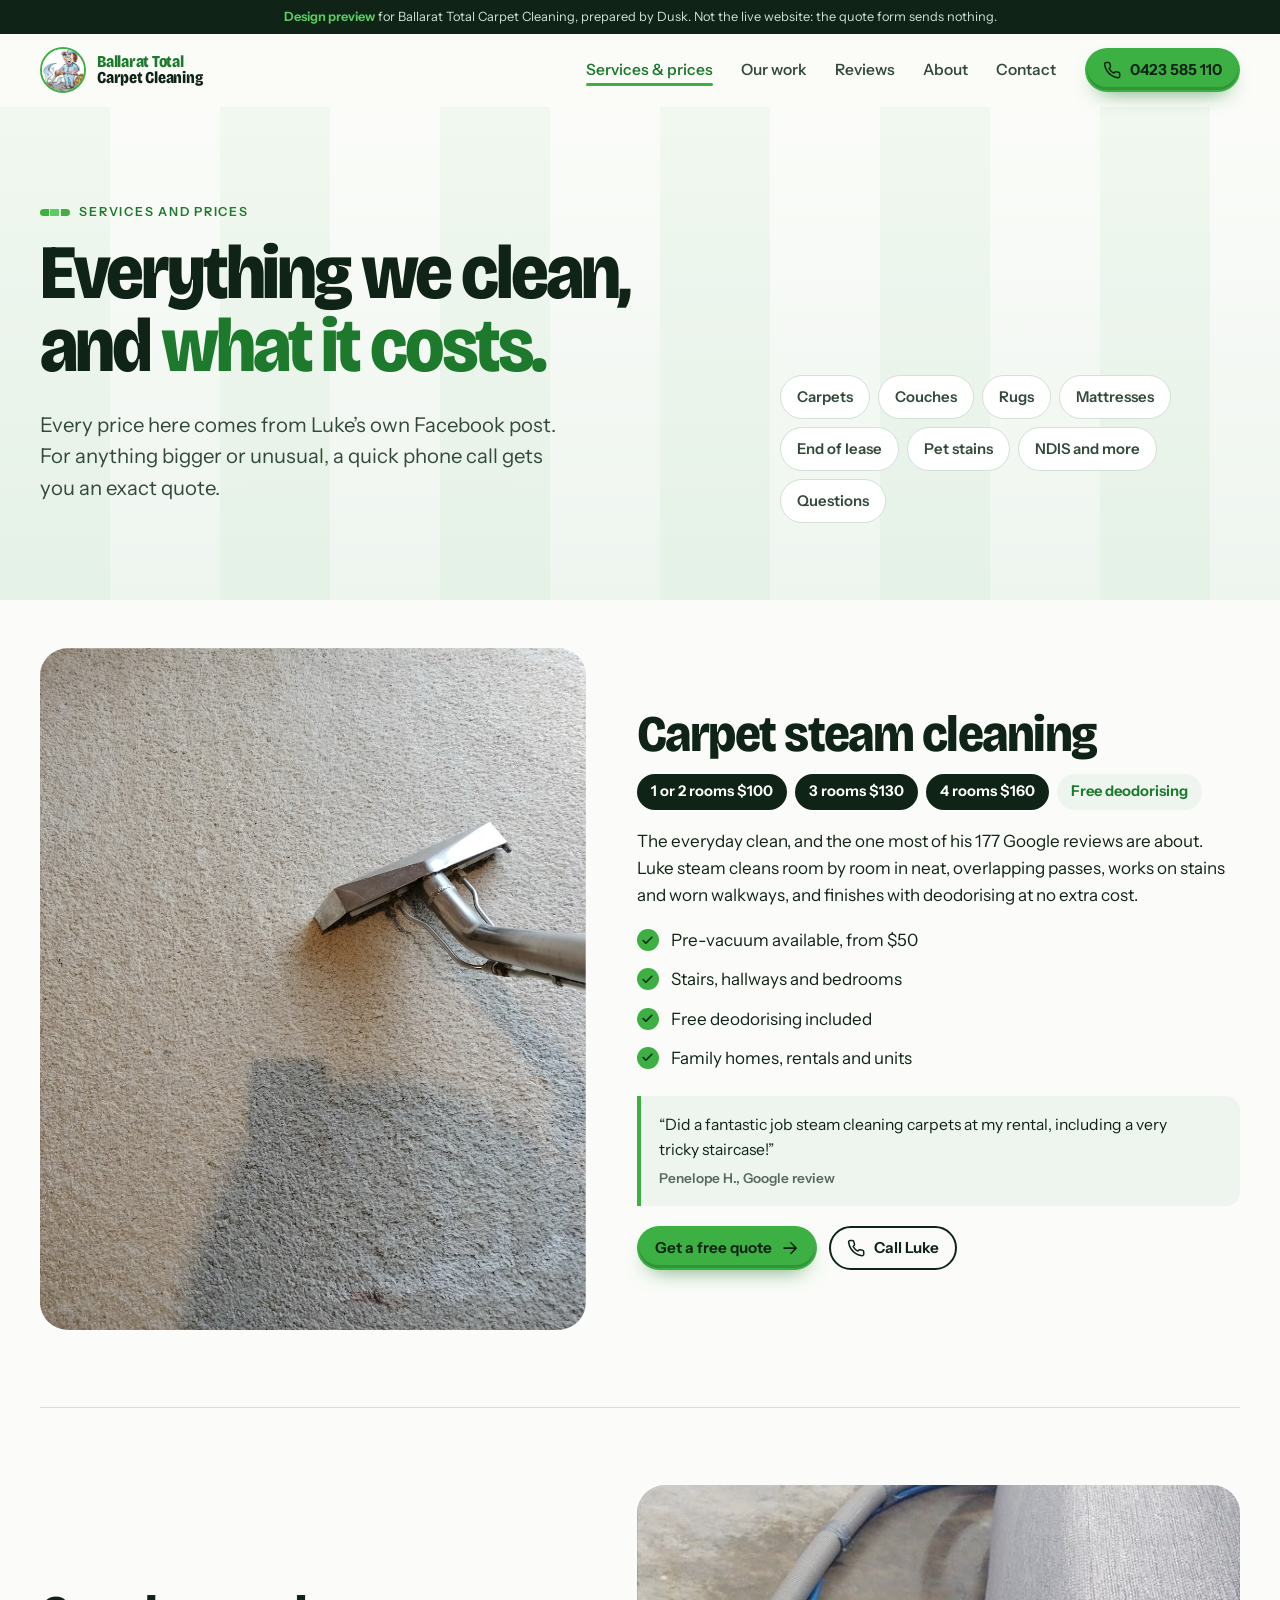
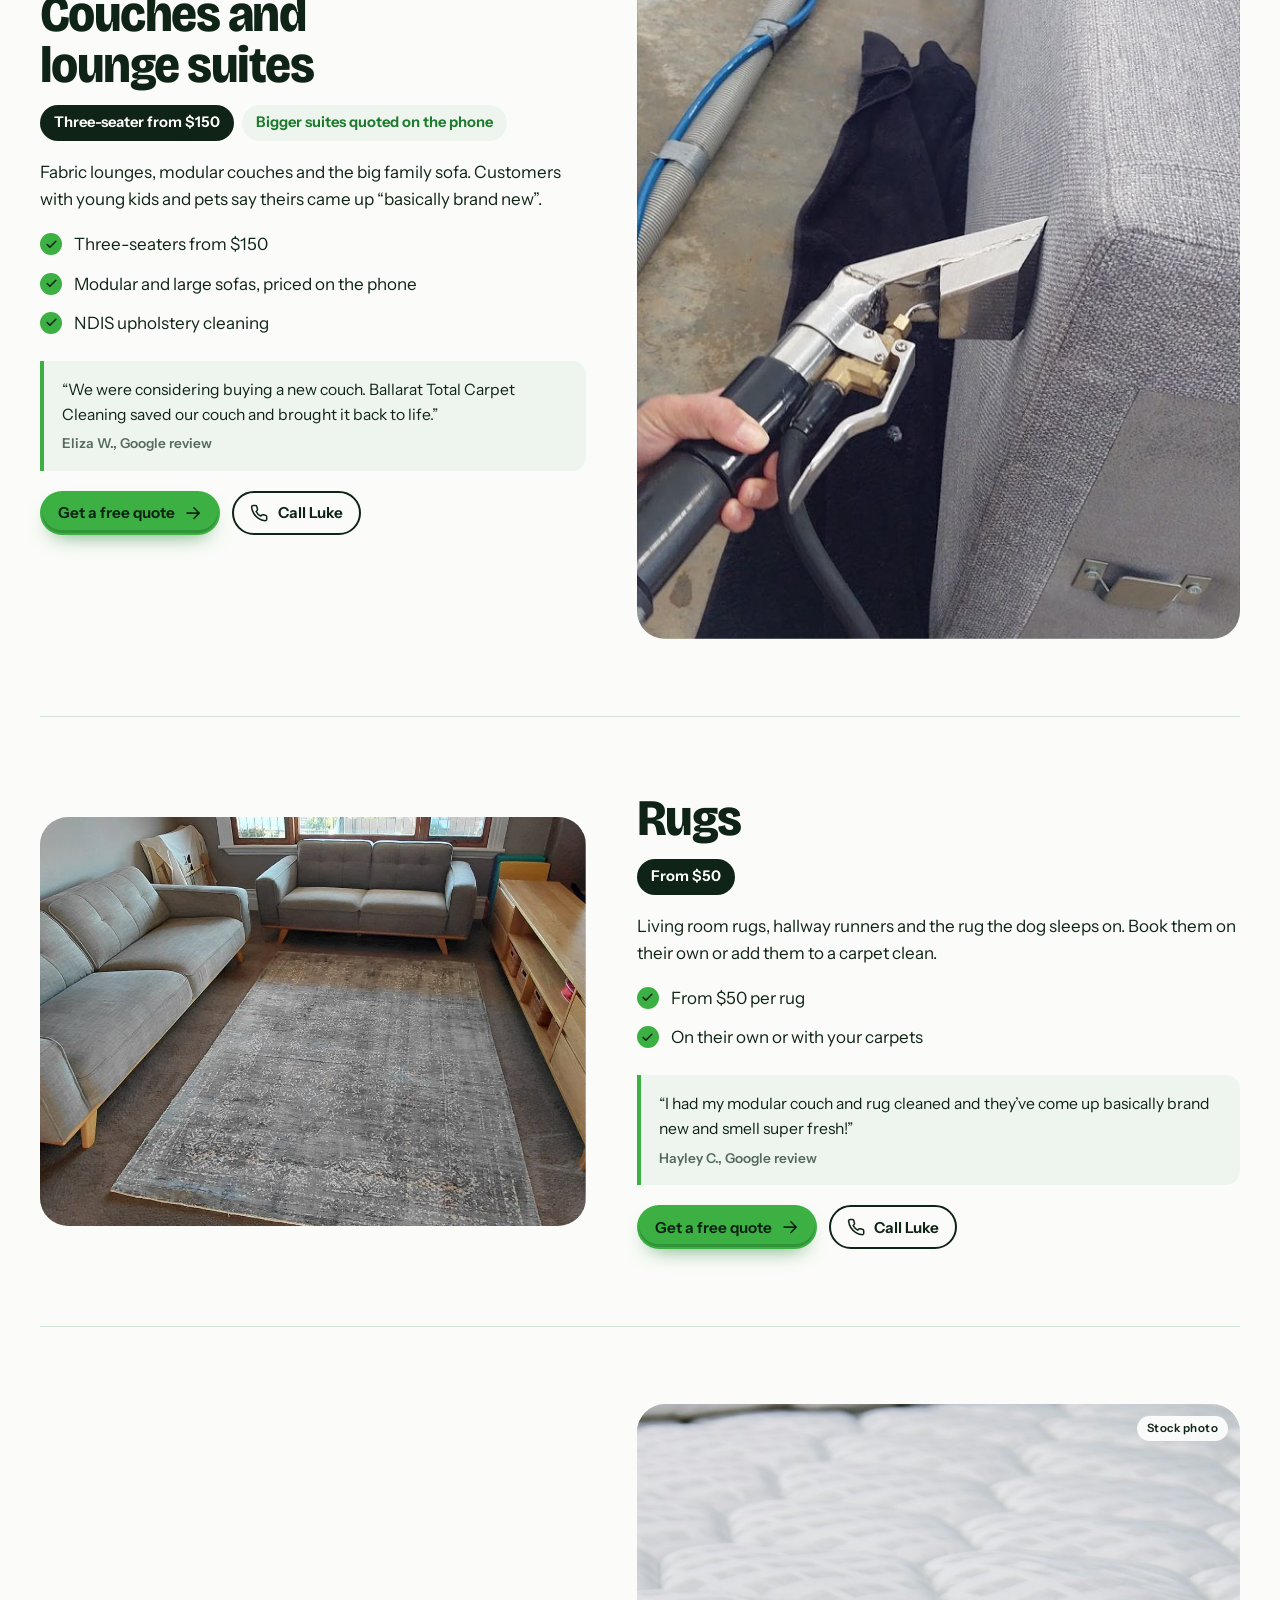
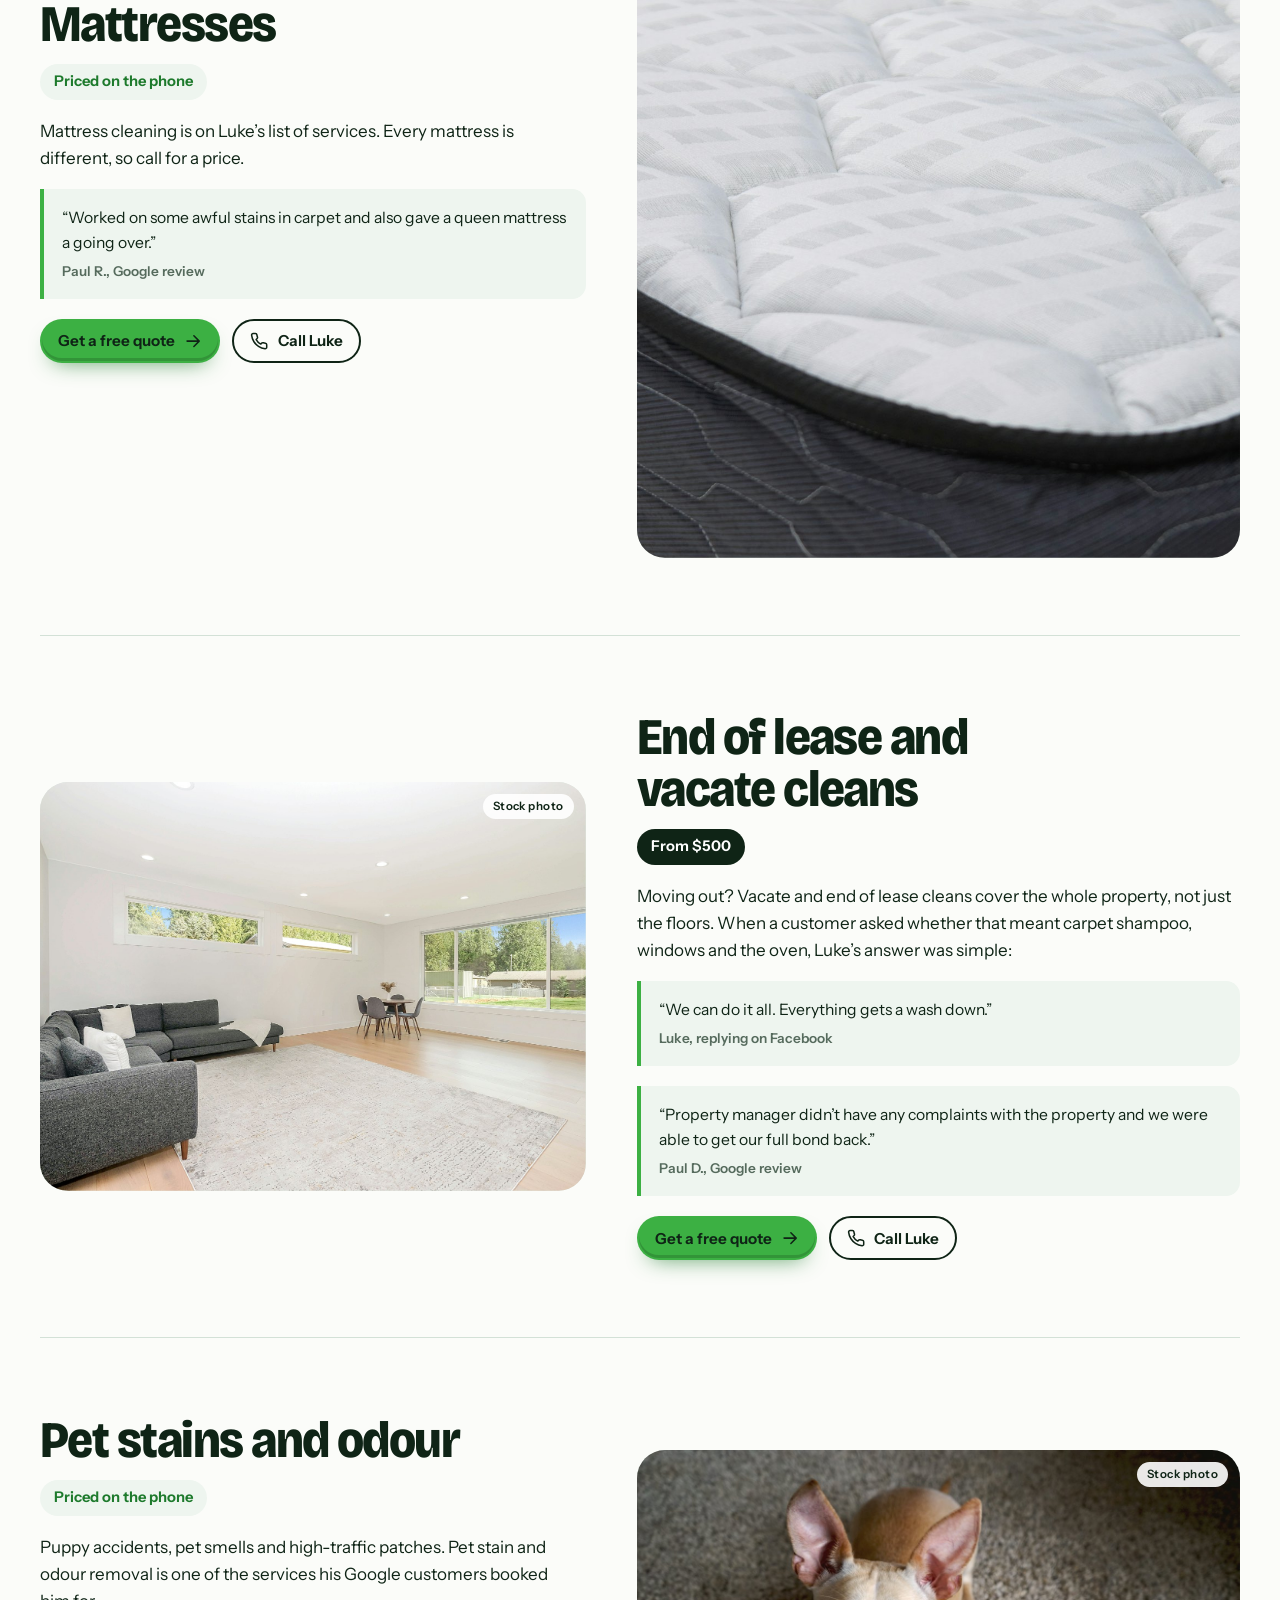
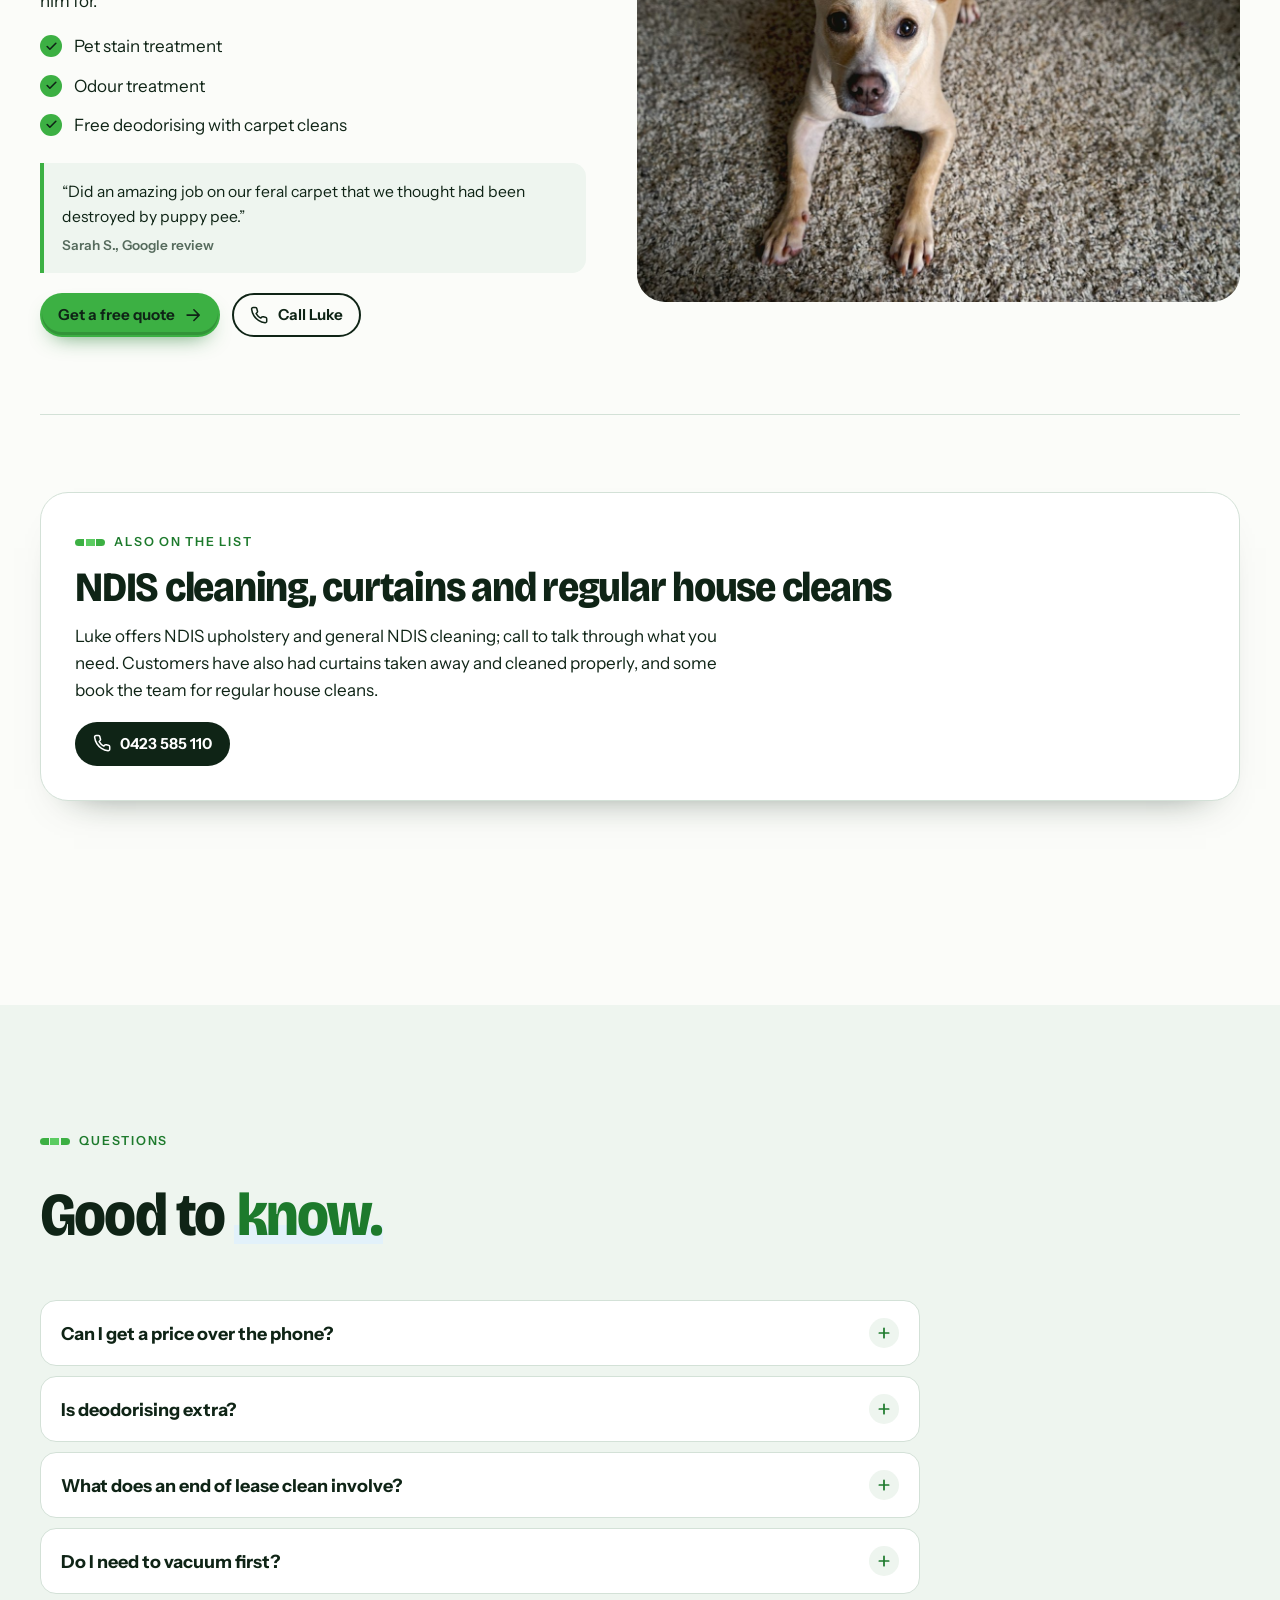
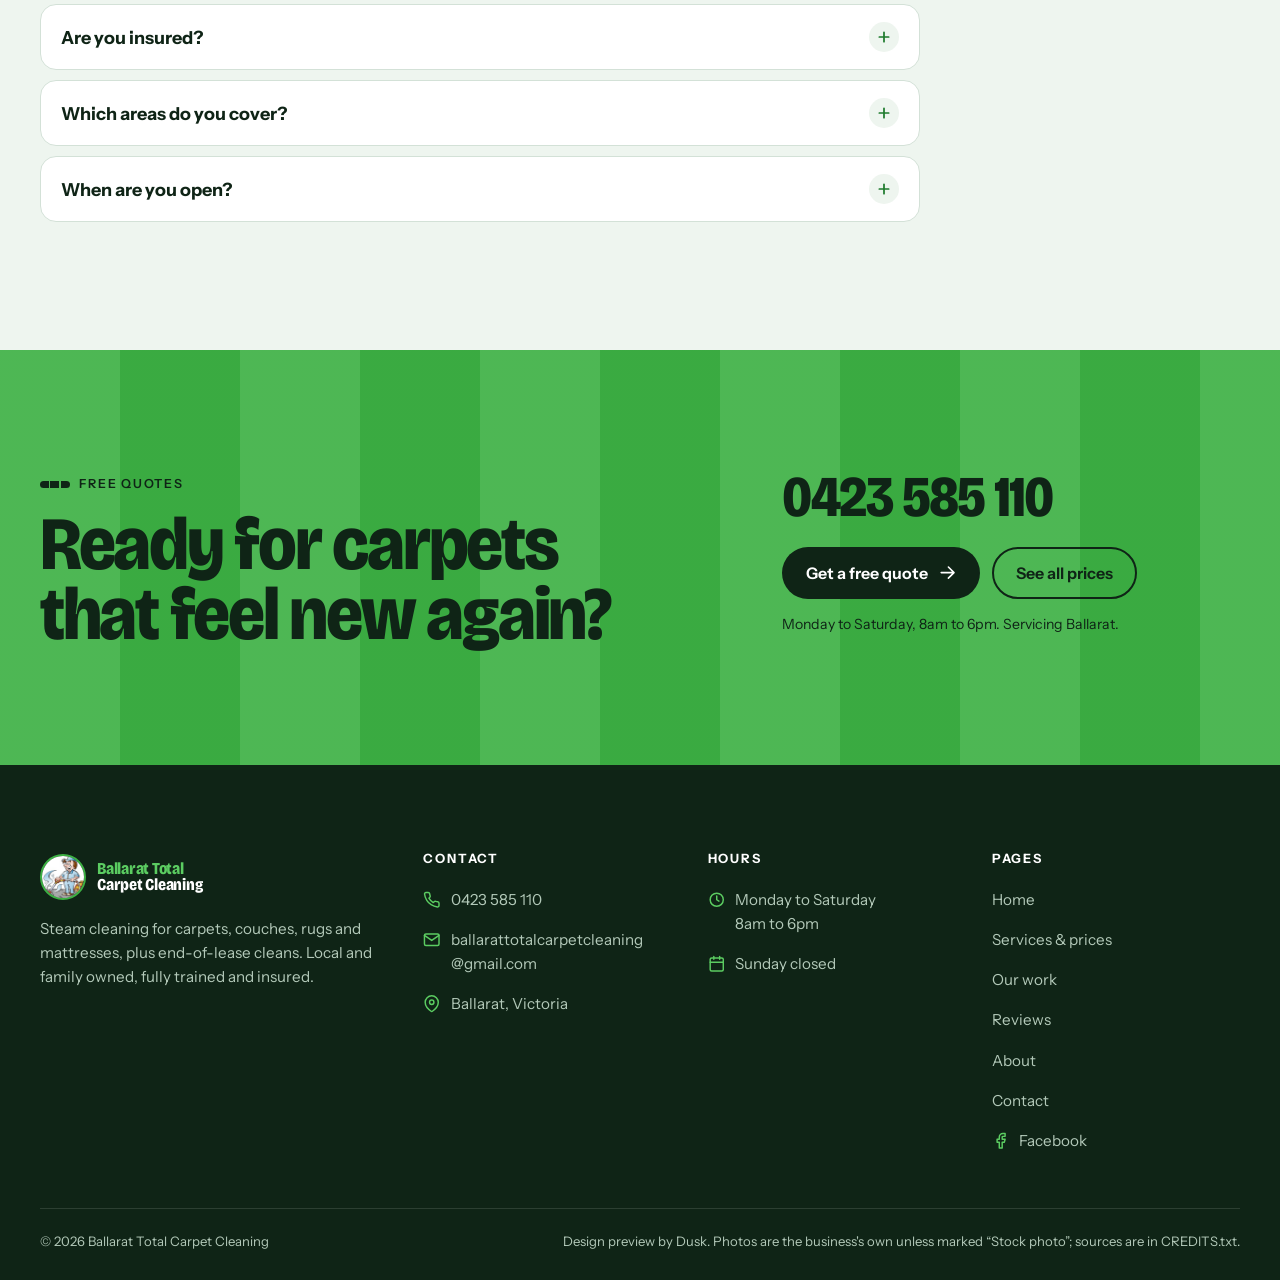
<file: services.html>
<!doctype html>
<html lang="en-AU">
<head>
<meta charset="utf-8">
<meta name="viewport" content="width=device-width, initial-scale=1, viewport-fit=cover">
<title>Services and prices | Ballarat Total Carpet Cleaning</title>
<meta name="description" content="Carpet steam cleaning from $100, lounge suites from $150, rugs from $50, end of lease cleans from $500, plus mattresses, pet stains and NDIS cleaning in Ballarat. Free deodorising with carpet cleans.">
<meta name="robots" content="noindex, nofollow">
<meta name="theme-color" content="#0f2416">
<meta name="format-detection" content="telephone=no">
<link rel="icon" href="assets/brand/favicon.svg" type="image/svg+xml">
<link rel="apple-touch-icon" href="assets/brand/mascot-180.jpg">
<link rel="preconnect" href="https://fonts.googleapis.com">
<link rel="preconnect" href="https://fonts.gstatic.com" crossorigin>
<link href="https://fonts.googleapis.com/css2?family=Bricolage+Grotesque:opsz,wdth,wght@12..96,75..100,400..800&amp;family=Instrument+Sans:wdth,wght@75..100,400..700&amp;display=swap" rel="stylesheet">
<link rel="stylesheet" href="assets/css/site.css?v=2">
<script>
(function(){var r=document.documentElement;r.classList.add('js');
try{if(!matchMedia('(prefers-reduced-motion: reduce)').matches)r.classList.add('motion')}catch(e){}
setTimeout(function(){if(!window.__btcc){r.classList.remove('motion')}},4000);
// if a newer version has been published than the copy this browser kept, load the new one once
try{var B='2';fetch('version.txt?'+Date.now(),{cache:'no-store'}).then(function(x){return x.ok?x.text():''}).then(function(t){t=(t||'').trim();
if(/^\d+$/.test(t)&&t!==B&&!new RegExp('[?&]r='+t+'(&|$)').test(location.search)){location.replace(location.pathname+'?r='+t+location.hash)}}).catch(function(){})}catch(e){}
})();
</script>
<script src="assets/js/site.js?v=2" defer></script>
</head>
<body class="page-services">
<a class="skip" href="#main">Skip to content</a>
<svg class="sr" aria-hidden="true" focusable="false" width="0" height="0"><defs>
<symbol id="i-phone" viewBox="0 0 24 24"><path d="M22 16.92v3a2 2 0 0 1-2.18 2 19.79 19.79 0 0 1-8.63-3.07 19.5 19.5 0 0 1-6-6 19.79 19.79 0 0 1-3.07-8.67A2 2 0 0 1 4.11 2h3a2 2 0 0 1 2 1.72 12.84 12.84 0 0 0 .7 2.81 2 2 0 0 1-.45 2.11L8.09 9.91a16 16 0 0 0 6 6l1.27-1.27a2 2 0 0 1 2.11-.45 12.84 12.84 0 0 0 2.81.7A2 2 0 0 1 22 16.92z"/></symbol>
<symbol id="i-go" viewBox="0 0 24 24"><path d="M4 12h16M13 5l7 7-7 7"/></symbol>
<symbol id="i-back" viewBox="0 0 24 24"><path d="M20 12H4M11 5l-7 7 7 7"/></symbol>
<symbol id="i-check" viewBox="0 0 24 24"><path d="M20 6L9 17l-5-5"/></symbol>
<symbol id="i-star" viewBox="0 0 24 24"><path d="M12 2.5l2.9 6.2 6.6.8-4.9 4.6 1.3 6.7L12 17.5l-5.9 3.3 1.3-6.7-4.9-4.6 6.6-.8z"/></symbol>
<symbol id="i-mail" viewBox="0 0 24 24"><path d="M4 4h16a2 2 0 0 1 2 2v12a2 2 0 0 1-2 2H4a2 2 0 0 1-2-2V6a2 2 0 0 1 2-2z"/><path d="M22 6l-10 7L2 6"/></symbol>
<symbol id="i-pin" viewBox="0 0 24 24"><path d="M21 10c0 7-9 13-9 13s-9-6-9-13a9 9 0 0 1 18 0z"/><circle cx="12" cy="10" r="3"/></symbol>
<symbol id="i-clock" viewBox="0 0 24 24"><circle cx="12" cy="12" r="9"/><path d="M12 7v5l3 2"/></symbol>
<symbol id="i-fb" viewBox="0 0 24 24"><path d="M18 2h-3a5 5 0 0 0-5 5v3H7v4h3v8h4v-8h3l1-4h-4V7a1 1 0 0 1 1-1h3z"/></symbol>
<symbol id="i-play" viewBox="0 0 24 24"><path d="M7 4l13 8-13 8z"/></symbol>
<symbol id="i-pause" viewBox="0 0 24 24"><path d="M6 4h4v16H6zM14 4h4v16h-4z"/></symbol>
<symbol id="i-shield" viewBox="0 0 24 24"><path d="M12 22s8-4 8-10V5l-8-3-8 3v7c0 6 8 10 8 10z"/><path d="M9 12l2 2 4-4"/></symbol>
<symbol id="i-tag" viewBox="0 0 24 24"><path d="M20.59 13.41l-7.17 7.17a2 2 0 0 1-2.83 0L2 12V2h10l8.59 8.59a2 2 0 0 1 0 2.82z"/><path d="M7 7h.01"/></symbol>
<symbol id="i-move" viewBox="0 0 24 24"><path d="M5 9l-3 3 3 3M9 5l3-3 3 3M15 19l-3 3-3-3M19 9l3 3-3 3M2 12h20M12 2v20"/></symbol>
<symbol id="i-x" viewBox="0 0 24 24"><path d="M18 6L6 18M6 6l12 12"/></symbol>
<symbol id="i-left" viewBox="0 0 24 24"><path d="M15 18l-6-6 6-6"/></symbol>
<symbol id="i-right" viewBox="0 0 24 24"><path d="M9 18l6-6-6-6"/></symbol>
<symbol id="i-cal" viewBox="0 0 24 24"><rect x="3" y="4" width="18" height="18" rx="2"/><path d="M16 2v4M8 2v4M3 10h18"/></symbol>
<symbol id="i-heart" viewBox="0 0 24 24"><path d="M20.8 4.6a5.5 5.5 0 0 0-7.8 0L12 5.7l-1-1.1a5.5 5.5 0 0 0-7.8 7.8l1 1.1L12 21l7.8-7.5 1-1.1a5.5 5.5 0 0 0 0-7.8z"/></symbol>
<symbol id="i-carpet" viewBox="0 0 24 24"><rect x="3" y="4" width="18" height="16" rx="2"/><path d="M9 4v16M15 4v16"/></symbol>
<symbol id="i-sofa" viewBox="0 0 24 24"><path d="M5 11V8a3 3 0 0 1 3-3h8a3 3 0 0 1 3 3v3"/><path d="M3 12a2 2 0 0 1 4 0v2h10v-2a2 2 0 0 1 4 0v5H3z"/><path d="M6 17v2M18 17v2"/></symbol>
<symbol id="i-rug" viewBox="0 0 24 24"><rect x="5" y="5" width="14" height="14" rx="1.5"/><rect x="9" y="9" width="6" height="6"/><path d="M7 5V2.5M10.5 5V2.5M13.5 5V2.5M17 5V2.5M7 21.5V19M10.5 21.5V19M13.5 21.5V19M17 21.5V19"/></symbol>
<symbol id="i-key" viewBox="0 0 24 24"><circle cx="7.5" cy="15.5" r="4.5"/><path d="M10.7 12.3L20 3M16.5 6.5l3 3M13.5 9.5l2 2"/></symbol>
<symbol id="i-spark" viewBox="0 0 24 24"><path d="M12 3l1.9 5.8L20 11l-6.1 2.2L12 19l-1.9-5.8L4 11l6.1-2.2z"/></symbol>
</defs></svg>
<p class="strip"><span class="s-long"><b>Design preview</b> for Ballarat Total Carpet Cleaning, prepared by Dusk. Not the live website: the quote form sends nothing.</span><span class="s-short"><b>Design preview</b> by Dusk. The form sends nothing.</span></p>
<header class="hdr">
  <div class="wrap hdr-in">
    <a class="brand" href="index.html" aria-label="Ballarat Total Carpet Cleaning, home"><img src="assets/brand/mascot-180.jpg" alt="" width="46" height="46"><span class="wm" aria-hidden="true"><span>Ballarat Total</span><span>Carpet Cleaning</span></span></a>
    <nav class="nav" aria-label="Main"><a href="services.html" aria-current="page">Services &amp; prices</a><a href="work.html">Our work</a><a href="reviews.html">Reviews</a><a href="about.html">About</a><a href="contact.html">Contact</a></nav>
    <a class="btn btn-go btn-sm hdr-call" href="tel:0423585110"><svg class="ico" aria-hidden="true"><use href="#i-phone"/></svg><span>0423 585 110</span></a>
    <button class="menu-btn" type="button" aria-expanded="false" aria-controls="menu" aria-label="Open menu"><i></i></button>
  </div>
</header>
<div class="sheet" id="menu" aria-hidden="true">
  <nav aria-label="Menu">
      <a href="index.html">Home<svg class="ico" aria-hidden="true"><use href="#i-right"/></svg></a>
      <a href="services.html" aria-current="page">Services &amp; prices<svg class="ico" aria-hidden="true"><use href="#i-right"/></svg></a>
      <a href="work.html">Our work<svg class="ico" aria-hidden="true"><use href="#i-right"/></svg></a>
      <a href="reviews.html">Reviews<svg class="ico" aria-hidden="true"><use href="#i-right"/></svg></a>
      <a href="about.html">About<svg class="ico" aria-hidden="true"><use href="#i-right"/></svg></a>
      <a href="contact.html">Contact<svg class="ico" aria-hidden="true"><use href="#i-right"/></svg></a>
  </nav>
  <a class="btn btn-go" href="tel:0423585110"><svg class="ico" aria-hidden="true"><use href="#i-phone"/></svg>Call Luke 0423 585 110</a>
  <p class="sheet-meta">Mon to Sat, 8am to 6pm &middot; Ballarat, Victoria</p>
</div>
<main id="main">
<section class="phero">
  <div class="wrap phero-grid">
    <div>
      <p class="eyebrow" data-rise>Services and prices</p>
      <h1 data-rise style="--r:1">Everything we clean, and <em style="font-style:normal;color:var(--green-d)">what it costs.</em></h1>
      <p class="lead" data-rise style="--r:2">Every price here comes from Luke’s own Facebook post. For anything bigger or unusual, a quick phone call gets you an exact quote.</p>
    </div>
    <nav class="chips" aria-label="Jump to a service" data-rise style="--r:3;margin:0">
      <a class="chip" style="display:inline-flex;align-items:center;text-decoration:none" href="#carpets">Carpets</a><a class="chip" style="display:inline-flex;align-items:center;text-decoration:none" href="#couches">Couches</a><a class="chip" style="display:inline-flex;align-items:center;text-decoration:none" href="#rugs">Rugs</a><a class="chip" style="display:inline-flex;align-items:center;text-decoration:none" href="#mattresses">Mattresses</a><a class="chip" style="display:inline-flex;align-items:center;text-decoration:none" href="#end-of-lease">End of lease</a><a class="chip" style="display:inline-flex;align-items:center;text-decoration:none" href="#pets">Pet stains</a><a class="chip" style="display:inline-flex;align-items:center;text-decoration:none" href="#ndis">NDIS and more</a><a class="chip" style="display:inline-flex;align-items:center;text-decoration:none" href="#faq">Questions</a>
    </nav>
  </div>
</section>
<section class="sec" style="padding-top:clamp(24px,4vw,48px)">
  <div class="wrap">
    <article class="srow" id="carpets">
      <div class="srow-media wipe tall"><img src="assets/img/wand-stripe.jpg" width="1050" height="1400" alt="The wand pulling a clean stripe through a beige carpet" loading="lazy" decoding="async"></div>
      <div data-reveal>
        <h2>Carpet steam cleaning</h2>
        <p class="price-line"><span class="pill">1 or 2 rooms $100</span><span class="pill">3 rooms $130</span><span class="pill">4 rooms $160</span><span class="pill soft">Free deodorising</span></p>
        <p>The everyday clean, and the one most of his 177 Google reviews are about. Luke steam cleans room by room in neat, overlapping passes, works on stains and worn walkways, and finishes with deodorising at no extra cost.</p>
        <ul class="ticks"><li>Pre-vacuum available, from $50</li><li>Stairs, hallways and bedrooms</li><li>Free deodorising included</li><li>Family homes, rentals and units</li></ul>
        <blockquote class="quote-luke"><p style="margin:0">&ldquo;Did a fantastic job steam cleaning carpets at my rental, including a very tricky staircase!&rdquo;</p><b>Penelope H., Google review</b></blockquote>
        <div class="btn-row"><a class="btn btn-go btn-sm" href="contact.html#quote">Get a free quote<svg class="ico" aria-hidden="true"><use href="#i-go"/></svg></a><a class="btn btn-line btn-sm" href="tel:0423585110"><svg class="ico" aria-hidden="true"><use href="#i-phone"/></svg>Call Luke</a></div>
      </div>
    </article>
    <article class="srow flip" id="couches">
      <div class="srow-media wipe tall"><img src="assets/img/wand-couch.jpg" width="631" height="1400" alt="Steam cleaning a grey fabric couch with an upholstery tool" loading="lazy" decoding="async"></div>
      <div data-reveal>
        <h2>Couches and lounge suites</h2>
        <p class="price-line"><span class="pill">Three-seater from $150</span><span class="pill soft">Bigger suites quoted on the phone</span></p>
        <p>Fabric lounges, modular couches and the big family sofa. Customers with young kids and pets say theirs came up &ldquo;basically brand new&rdquo;.</p>
        <ul class="ticks"><li>Three-seaters from $150</li><li>Modular and large sofas, priced on the phone</li><li>NDIS upholstery cleaning</li></ul>
        <blockquote class="quote-luke"><p style="margin:0">&ldquo;We were considering buying a new couch. Ballarat Total Carpet Cleaning saved our couch and brought it back to life.&rdquo;</p><b>Eliza W., Google review</b></blockquote>
        <div class="btn-row"><a class="btn btn-go btn-sm" href="contact.html#quote">Get a free quote<svg class="ico" aria-hidden="true"><use href="#i-go"/></svg></a><a class="btn btn-line btn-sm" href="tel:0423585110"><svg class="ico" aria-hidden="true"><use href="#i-phone"/></svg>Call Luke</a></div>
      </div>
    </article>
    <article class="srow" id="rugs">
      <div class="srow-media wipe"><img src="assets/img/living-rug.jpg" width="1632" height="752" alt="A lounge room with grey sofas and a patterned rug after cleaning" loading="lazy" decoding="async"></div>
      <div data-reveal>
        <h2>Rugs</h2>
        <p class="price-line"><span class="pill">From $50</span></p>
        <p>Living room rugs, hallway runners and the rug the dog sleeps on. Book them on their own or add them to a carpet clean.</p>
        <ul class="ticks"><li>From $50 per rug</li><li>On their own or with your carpets</li></ul>
        <blockquote class="quote-luke"><p style="margin:0">&ldquo;I had my modular couch and rug cleaned and they’ve come up basically brand new and smell super fresh!&rdquo;</p><b>Hayley C., Google review</b></blockquote>
        <div class="btn-row"><a class="btn btn-go btn-sm" href="contact.html#quote">Get a free quote<svg class="ico" aria-hidden="true"><use href="#i-go"/></svg></a><a class="btn btn-line btn-sm" href="tel:0423585110"><svg class="ico" aria-hidden="true"><use href="#i-phone"/></svg>Call Luke</a></div>
      </div>
    </article>
    <article class="srow flip" id="mattresses">
      <div class="srow-media wipe tall"><img src="assets/img/stock-mattress.jpg" width="1100" height="1650" alt="A clean white quilted mattress" loading="lazy" decoding="async"><span class="tag tag-stock">Stock photo</span></div>
      <div data-reveal>
        <h2>Mattresses</h2>
        <p class="price-line"><span class="pill soft">Priced on the phone</span></p>
        <p>Mattress cleaning is on Luke’s list of services. Every mattress is different, so call for a price.</p>
        
        <blockquote class="quote-luke"><p style="margin:0">&ldquo;Worked on some awful stains in carpet and also gave a queen mattress a going over.&rdquo;</p><b>Paul R., Google review</b></blockquote>
        <div class="btn-row"><a class="btn btn-go btn-sm" href="contact.html#quote">Get a free quote<svg class="ico" aria-hidden="true"><use href="#i-go"/></svg></a><a class="btn btn-line btn-sm" href="tel:0423585110"><svg class="ico" aria-hidden="true"><use href="#i-phone"/></svg>Call Luke</a></div>
      </div>
    </article>
    <article class="srow" id="end-of-lease">
      <div class="srow-media wipe"><img src="assets/img/stock-empty-room.jpg" width="1600" height="1067" alt="An empty, bright room ready for a rental inspection" loading="lazy" decoding="async"><span class="tag tag-stock">Stock photo</span></div>
      <div data-reveal>
        <h2>End of lease and vacate cleans</h2>
        <p class="price-line"><span class="pill">From $500</span></p>
        <p>Moving out? Vacate and end of lease cleans cover the whole property, not just the floors. When a customer asked whether that meant carpet shampoo, windows and the oven, Luke’s answer was simple:</p>
        
        <blockquote class="quote-luke"><p style="margin:0">&ldquo;We can do it all. Everything gets a wash down.&rdquo;</p><b>Luke, replying on Facebook</b></blockquote><blockquote class="quote-luke"><p style="margin:0">&ldquo;Property manager didn’t have any complaints with the property and we were able to get our full bond back.&rdquo;</p><b>Paul D., Google review</b></blockquote>
        <div class="btn-row"><a class="btn btn-go btn-sm" href="contact.html#quote">Get a free quote<svg class="ico" aria-hidden="true"><use href="#i-go"/></svg></a><a class="btn btn-line btn-sm" href="tel:0423585110"><svg class="ico" aria-hidden="true"><use href="#i-phone"/></svg>Call Luke</a></div>
      </div>
    </article>
    <article class="srow flip" id="pets">
      <div class="srow-media wipe"><img src="assets/img/stock-dog.jpg" width="1400" height="933" alt="A small dog lying on grey carpet" loading="lazy" decoding="async"><span class="tag tag-stock">Stock photo</span></div>
      <div data-reveal>
        <h2>Pet stains and odour</h2>
        <p class="price-line"><span class="pill soft">Priced on the phone</span></p>
        <p>Puppy accidents, pet smells and high-traffic patches. Pet stain and odour removal is one of the services his Google customers booked him for.</p>
        <ul class="ticks"><li>Pet stain treatment</li><li>Odour treatment</li><li>Free deodorising with carpet cleans</li></ul>
        <blockquote class="quote-luke"><p style="margin:0">&ldquo;Did an amazing job on our feral carpet that we thought had been destroyed by puppy pee.&rdquo;</p><b>Sarah S., Google review</b></blockquote>
        <div class="btn-row"><a class="btn btn-go btn-sm" href="contact.html#quote">Get a free quote<svg class="ico" aria-hidden="true"><use href="#i-go"/></svg></a><a class="btn btn-line btn-sm" href="tel:0423585110"><svg class="ico" aria-hidden="true"><use href="#i-phone"/></svg>Call Luke</a></div>
      </div>
    </article>
    <article class="srow" id="ndis">
      <div class="card" data-reveal style="grid-column:1/-1">
        <p class="eyebrow">Also on the list</p>
        <h2 style="font-size:clamp(1.8rem,1.3rem + 2vw,2.6rem);margin-bottom:14px">NDIS cleaning, curtains and regular house cleans</h2>
        <p style="max-width:62ch">Luke offers NDIS upholstery and general NDIS cleaning; call to talk through what you need. Customers have also had curtains taken away and cleaned properly, and some book the team for regular house cleans.</p>
        <div class="btn-row"><a class="btn btn-dark btn-sm" href="tel:0423585110"><svg class="ico" aria-hidden="true"><use href="#i-phone"/></svg>0423 585 110</a></div>
      </div>
    </article>
  </div>
</section>
<section class="sec tint" id="faq">
  <div class="wrap">
    <div class="sec-head"><p class="eyebrow">Questions</p><h2 class="h2">Good to <em>know.</em></h2></div>
    <div class="faq">
      <details data-reveal><summary>Can I get a price over the phone?</summary><div class="faq-a"><p>Yes. Call Luke on <a href="tel:0423585110">0423 585 110</a> for an immediate quote over the phone.</p></div></details>
      <details data-reveal><summary>Is deodorising extra?</summary><div class="faq-a"><p>No. Deodorising is included free with carpet cleaning.</p></div></details>
      <details data-reveal><summary>What does an end of lease clean involve?</summary><div class="faq-a"><p>The whole property, not just the carpets. Asked about carpet shampoo, windows and the oven, Luke said: &ldquo;We can do it all. Everything gets a wash down.&rdquo; Prices start from $500.</p></div></details>
      <details data-reveal><summary>Do I need to vacuum first?</summary><div class="faq-a"><p>You can leave it to Luke. A pre-vacuum is available from $50, so the steam clean goes into the carpet rather than the loose dirt on top.</p></div></details>
      <details data-reveal><summary>Are you insured?</summary><div class="faq-a"><p>Yes. Ballarat Total Carpet Cleaning is fully trained and insured.</p></div></details>
      <details data-reveal><summary>Which areas do you cover?</summary><div class="faq-a"><p>Ballarat. If you are just outside town, call and ask.</p></div></details>
      <details data-reveal><summary>When are you open?</summary><div class="faq-a"><p>Monday to Saturday, 8am to 6pm. Closed on Sundays.</p></div></details>
    </div>
  </div>
</section>
<section class="cta">
  <div class="wrap cta-in">
    <div data-reveal>
      <p class="eyebrow">Free quotes</p>
      <h2>Ready for carpets that feel new again?</h2>
    </div>
    <div data-reveal style="--r:1">
      <a class="cta-phone" href="tel:0423585110">0423 585 110</a>
      <div class="btn-row"><a class="btn btn-dark" href="contact.html#quote">Get a free quote<svg class="ico" aria-hidden="true"><use href="#i-go"/></svg></a><a class="btn btn-line" href="services.html">See all prices</a></div>
      <p class="note">Monday to Saturday, 8am to 6pm. Servicing Ballarat.</p>
    </div>
  </div>
</section>
</main>
<footer class="ftr">
  <div class="wrap">
    <div class="ftr-grid">
      <div>
        <a class="brand" href="index.html" aria-label="Ballarat Total Carpet Cleaning, home"><img src="assets/brand/mascot-180.jpg" alt="" width="46" height="46" loading="lazy"><span class="wm" aria-hidden="true"><span>Ballarat Total</span><span>Carpet Cleaning</span></span></a>
        <p>Steam cleaning for carpets, couches, rugs and mattresses, plus end-of-lease cleans. Local and family owned, fully trained and insured.</p>
      </div>
      <div>
        <h4>Contact</h4>
        <ul>
          <li><svg class="ico" aria-hidden="true"><use href="#i-phone"/></svg><a href="tel:0423585110">0423 585 110</a></li>
          <li><svg class="ico" aria-hidden="true"><use href="#i-mail"/></svg><a href="mailto:ballarattotalcarpetcleaning@gmail.com">ballarattotalcarpetcleaning<wbr>@gmail.com</a></li>
          <li><svg class="ico" aria-hidden="true"><use href="#i-pin"/></svg><span>Ballarat, Victoria</span></li>
        </ul>
      </div>
      <div>
        <h4>Hours</h4>
        <ul>
          <li><svg class="ico" aria-hidden="true"><use href="#i-clock"/></svg><span>Monday to Saturday<br>8am to 6pm</span></li>
          <li><svg class="ico" aria-hidden="true"><use href="#i-cal"/></svg><span>Sunday closed</span></li>
        </ul>
      </div>
      <div>
        <h4>Pages</h4>
        <ul>
          <li><a href="index.html">Home</a></li>
          <li><a href="services.html" aria-current="page">Services &amp; prices</a></li>
          <li><a href="work.html">Our work</a></li>
          <li><a href="reviews.html">Reviews</a></li>
          <li><a href="about.html">About</a></li>
          <li><a href="contact.html">Contact</a></li>
          <li><svg class="ico" aria-hidden="true"><use href="#i-fb"/></svg><a href="https://www.facebook.com/profile.php?id=100078288791286" rel="noopener" target="_blank">Facebook</a></li>
        </ul>
      </div>
    </div>
    <div class="ftr-base"><span>&copy; <span data-year>2026</span> Ballarat Total Carpet Cleaning</span><span>Design preview by Dusk. Photos are the business's own unless marked &ldquo;Stock photo&rdquo;; sources are in CREDITS.txt.</span></div>
  </div>
</footer>
<div class="mbar" aria-label="Quick contact">
  <a class="btn btn-go" href="tel:0423585110"><svg class="ico" aria-hidden="true"><use href="#i-phone"/></svg>Call Luke</a>
  <a class="btn btn-dark" href="contact.html#quote">Free quote</a>
</div>
</body>
</html>
</file>
<file: assets/css/site.css>
/* Ballarat Total Carpet Cleaning: design preview by Dusk
   Brand: signage green and dark outline green from the van, sky blue from the logo.
   Motion lives behind html.motion (set before paint unless the visitor asks for reduced motion). */

:root{
  --ink:#0f2416; --ink-2:#163a24; --ink-3:#1f4a2f;
  --ink-soft:#33493b; --muted:#566b5d;
  --paper:#fbfcf9; --white:#fff;
  --mist:#eef5ef; --mist-2:#e1ede4; --line:#d3e1d7;
  --green:#3cb043; --green-hi:#5bcc61; --green-d:#1d7a2c; --green-deep:#1b4d1a;
  --sky:#7ebdde; --sky-l:#e2f1fa; --sky-d:#246f99;
  --sun:#f3c42f;
  --on-dark:#e9f3ec; --on-dark-soft:#b3c9b9;
  --gut:clamp(16px,4vw,40px);
  --r-lg:28px; --r:20px; --r-s:12px;
  --shadow:0 24px 48px -24px rgba(15,36,22,.45);
  --ease:cubic-bezier(.22,.8,.2,1);
  --ease-io:cubic-bezier(.65,0,.35,1);
  --f-head:'Bricolage Grotesque',ui-rounded,system-ui,sans-serif;
  --f-body:'Instrument Sans',system-ui,-apple-system,'Segoe UI',sans-serif;
  --pile:url("data:image/svg+xml,%3Csvg xmlns='http://www.w3.org/2000/svg' width='220' height='220'%3E%3Cfilter id='n'%3E%3CfeTurbulence type='fractalNoise' baseFrequency='.95 .55' numOctaves='3' stitchTiles='stitch'/%3E%3CfeColorMatrix values='0 0 0 0 0 0 0 0 0 0 0 0 0 0 0 0 0 0 .6 0'/%3E%3C/filter%3E%3Crect width='100%25' height='100%25' filter='url(%23n)'/%3E%3C/svg%3E");
  --pile-l:url("data:image/svg+xml,%3Csvg xmlns='http://www.w3.org/2000/svg' width='220' height='220'%3E%3Cfilter id='n'%3E%3CfeTurbulence type='fractalNoise' baseFrequency='.95 .55' numOctaves='3' stitchTiles='stitch'/%3E%3CfeColorMatrix values='0 0 0 0 1 0 0 0 0 1 0 0 0 0 1 0 0 0 .7 0'/%3E%3C/filter%3E%3Crect width='100%25' height='100%25' filter='url(%23n)'/%3E%3C/svg%3E");
}

*,*::before,*::after{box-sizing:border-box}
html{-webkit-text-size-adjust:100%;text-size-adjust:100%}
[id]{scroll-margin-top:96px}
body{margin:0;background:var(--paper);color:var(--ink);font:400 1.0625rem/1.6 var(--f-body);-webkit-font-smoothing:antialiased;text-rendering:optimizeLegibility;overflow-x:clip}
img,video,canvas,svg{display:block;max-width:100%}
img{height:auto}
a{color:inherit;text-underline-offset:.18em}
button{font:inherit;color:inherit;cursor:pointer}
input,select,textarea{font:inherit;color:inherit}
p{margin:0 0 1em;text-wrap:pretty}
h1,h2,h3,h4{font-family:var(--f-head);font-weight:800;font-stretch:90%;line-height:1;letter-spacing:-.03em;margin:0;text-wrap:balance}
ul,ol{margin:0;padding:0}
:focus-visible{outline:3px solid var(--sky-d);outline-offset:3px;border-radius:8px}
.sr{position:absolute!important;width:1px;height:1px;overflow:hidden;clip:rect(0 0 0 0);clip-path:inset(50%);white-space:nowrap;border:0;padding:0;margin:-1px}
.skip{position:fixed;left:12px;top:-80px;z-index:400;background:var(--ink);color:#fff;padding:12px 18px;border-radius:10px;text-decoration:none;font-weight:600}
.skip:focus{top:12px}
.wrap{width:min(100% - 2*var(--gut),1240px);margin-inline:auto}
.ico{width:1.15em;height:1.15em;flex:none;fill:none;stroke:currentColor;stroke-width:2;stroke-linecap:round;stroke-linejoin:round}
.ico-fill{fill:currentColor;stroke:none}
.tnum{font-variant-numeric:tabular-nums}

/* ---------- small type pieces ---------- */
.eyebrow{display:inline-flex;align-items:center;gap:.75em;margin:0 0 1.1rem;font:600 .78rem/1.25 var(--f-body);letter-spacing:.14em;text-transform:uppercase;color:var(--green-d)}
.eyebrow::before{content:"";flex:none;width:30px;height:7px;border-radius:4px;background:linear-gradient(90deg,var(--green) 0 31%,transparent 31% 35%,var(--green-hi) 35% 65%,transparent 65% 69%,var(--green) 69%)}
.on-dark .eyebrow,.eyebrow.light{color:var(--green-hi)}
.lead{font-size:clamp(1.08rem,1rem + .35vw,1.27rem);line-height:1.55;color:var(--ink-soft);max-width:38ch}
.h2+.lead,.h2+p{margin-top:18px}
.on-dark .lead{color:var(--on-dark-soft)}
.h2{font-size:clamp(2.1rem,1.4rem + 3vw,3.9rem);line-height:.98}
.h2 em,.h1 em{font-style:normal;color:var(--green-d);background:linear-gradient(var(--sky-l),var(--sky-l)) no-repeat 0 88%/100% .32em;padding:0 .04em}
.on-dark .h2 em{color:var(--green-hi);background-image:linear-gradient(rgba(91,204,97,.18),rgba(91,204,97,.18))}
.sec{padding:clamp(72px,10vw,136px) 0}
.sec-head{display:grid;gap:18px;margin-bottom:clamp(32px,5vw,56px)}
@media (min-width:1000px){.sec-head.split{grid-template-columns:1.1fr .9fr;align-items:end;gap:56px}.sec-head.split .lead{justify-self:end}}
.on-dark{background:var(--ink);color:var(--on-dark)}
.tint{background:var(--mist)}
.note{font-size:.88rem;color:var(--muted)}
.on-dark .note{color:var(--on-dark-soft)}
.tag{display:inline-flex;align-items:center;gap:6px;font:600 .72rem/1 var(--f-body);letter-spacing:.04em;padding:7px 10px;border-radius:999px;background:rgba(255,255,255,.9);color:var(--ink)}
.tag-stock{position:absolute;top:12px;right:12px;z-index:3}

/* ---------- buttons ---------- */
.btn{position:relative;display:inline-flex;align-items:center;justify-content:center;gap:.6em;min-height:52px;padding:0 1.35em;border-radius:999px;border:2px solid transparent;font:650 1rem/1 var(--f-body);text-decoration:none;white-space:nowrap;overflow:hidden;isolation:isolate;transition:background-color .25s,color .25s,border-color .25s,transform .25s var(--ease),box-shadow .25s}
.btn .ico{width:1.2em;height:1.2em}
.btn-go{background:var(--green);color:var(--ink);box-shadow:inset 0 -3px 0 rgba(0,0,0,.16),0 10px 22px -12px rgba(29,122,44,.8)}
.btn-go::after{content:"";position:absolute;inset:-2px auto -2px -60%;width:45%;z-index:-1;background:linear-gradient(90deg,transparent,rgba(255,255,255,.55),transparent);transform:skewX(-18deg);transition:left .7s var(--ease)}
.btn-go:hover{background:var(--green-hi)}
.btn-go:hover::after{left:120%}
.btn-dark{background:var(--ink);color:#fff}
.btn-dark:hover{background:var(--ink-3)}
.btn-line{border-color:currentColor;background:transparent}
.btn-line:hover{background:var(--ink);border-color:var(--ink);color:#fff}
.on-dark .btn-line:hover,.btn-line.light:hover{background:#fff;border-color:#fff;color:var(--ink)}
.btn-white{background:#fff;color:var(--ink)}
.btn-white:hover{background:var(--mist)}
.btn:active{transform:translateY(1px)}
.btn-sm{min-height:44px;padding:0 1.05em;font-size:.95rem}
.btn-row{display:flex;flex-wrap:wrap;gap:12px}
.link-go{display:inline-flex;align-items:center;gap:.45em;font-weight:650;color:var(--green-d);text-decoration:none}
.link-go .ico{transition:transform .3s var(--ease)}
.link-go:hover .ico{transform:translateX(4px)}
.on-dark .link-go{color:var(--green-hi)}

/* ---------- wand head (the signature piece) ---------- */
.wand-head{display:block;height:20px;border-radius:5px 5px 7px 7px;background:linear-gradient(180deg,#fdfefe 0%,#d3d9d6 34%,#8c9893 60%,#c6ceca 82%,#eef1ef 100%);box-shadow:0 10px 18px -6px rgba(0,0,0,.5),inset 0 -2px 0 rgba(0,0,0,.22),inset 0 1px 0 #fff}
.wand-head::before{content:"";position:absolute;left:8%;right:8%;bottom:-5px;height:5px;border-radius:0 0 4px 4px;background:linear-gradient(180deg,#5d6863,#2a312e)}

/* ---------- preview strip + header ---------- */
.strip{margin:0;background:var(--ink);color:#cfe1d4;font-size:.8rem;line-height:1.4;padding:8px var(--gut);text-align:center}
.strip b{color:var(--green-hi);font-weight:650}
.strip .s-short{display:none}
@media (max-width:699px){.strip .s-long{display:none}.strip .s-short{display:inline}}
.hdr{position:sticky;top:0;z-index:80;background:rgba(251,252,249,.86);-webkit-backdrop-filter:saturate(1.4) blur(14px);backdrop-filter:saturate(1.4) blur(14px);border-bottom:1px solid transparent;transition:border-color .3s,box-shadow .3s}
.hdr.scrolled{border-color:var(--line);box-shadow:0 10px 30px -22px rgba(15,36,22,.55)}
.hdr-in{display:flex;align-items:center;gap:16px;min-height:72px}
.brand{display:flex;align-items:center;gap:11px;text-decoration:none;margin-right:auto;min-height:48px}
.brand img{width:46px;height:46px;border-radius:50%;border:2px solid var(--green);background:#fff;object-fit:cover}
.wm{display:flex;flex-direction:column;font:800 1.04rem/.96 var(--f-head);font-stretch:82%;letter-spacing:-.015em;color:var(--green-d)}
.wm span:last-child{color:var(--ink)}
.nav{display:none}
.nav a{position:relative;display:inline-flex;align-items:center;min-height:44px;padding:0 13px;border-radius:999px;text-decoration:none;font-weight:550;font-size:.97rem;color:var(--ink-soft);transition:background-color .2s,color .2s}
.nav a:hover{background:var(--mist);color:var(--ink)}
.nav a[aria-current=page]{color:var(--green-d)}
.nav a[aria-current=page]::after{content:"";position:absolute;left:13px;right:13px;bottom:6px;height:3px;border-radius:2px;background:var(--green)}
.hdr-call{display:none}
.menu-btn{display:inline-grid;place-items:center;width:48px;height:48px;border-radius:50%;border:1.5px solid var(--line);background:#fff}
.menu-btn i{position:relative;display:block;width:18px;height:2px;background:var(--ink);border-radius:2px;transition:background .2s}
.menu-btn i::before,.menu-btn i::after{content:"";position:absolute;left:0;width:18px;height:2px;background:var(--ink);border-radius:2px;transition:transform .3s var(--ease)}
.menu-btn i::before{top:-6px}.menu-btn i::after{top:6px}
.menu-open .menu-btn i{background:transparent}
.menu-open .menu-btn i::before{transform:translateY(6px) rotate(45deg)}
.menu-open .menu-btn i::after{transform:translateY(-6px) rotate(-45deg)}
@media (min-width:1080px){
  .nav{display:flex;gap:2px}
  .hdr-call{display:inline-flex}
  .menu-btn{display:none}
}
.sheet{position:fixed;inset:0;z-index:70;background:var(--ink);color:#fff;padding:calc(110px + env(safe-area-inset-top)) var(--gut) calc(28px + env(safe-area-inset-bottom));display:flex;flex-direction:column;gap:26px;overflow:auto;visibility:hidden;clip-path:inset(0 0 100% 0);transition:clip-path .55s var(--ease-io),visibility 0s .55s}
.menu-open .sheet{visibility:visible;clip-path:inset(0);transition:clip-path .55s var(--ease-io)}
.menu-open .hdr{background:var(--paper)}
.sheet nav{display:grid}
.sheet nav a{display:flex;align-items:center;justify-content:space-between;min-height:58px;border-bottom:1px solid rgba(255,255,255,.12);font:800 clamp(1.7rem,7vw,2.4rem)/1 var(--f-head);font-stretch:85%;letter-spacing:-.02em;text-decoration:none}
.sheet nav a[aria-current=page]{color:var(--green-hi)}
.sheet .btn{width:100%}
.sheet-meta{font-size:.95rem;color:var(--on-dark-soft)}
html.menu-open{overflow:hidden}

/* bottom call bar on phones */
.mbar{position:fixed;left:0;right:0;bottom:0;z-index:65;display:grid;grid-template-columns:1fr 1fr;gap:8px;padding:10px var(--gut) calc(10px + env(safe-area-inset-bottom));background:rgba(251,252,249,.94);-webkit-backdrop-filter:blur(12px);backdrop-filter:blur(12px);border-top:1px solid var(--line);transform:translateY(110%);transition:transform .45s var(--ease)}
.mbar.show{transform:none}
.mbar .btn{min-height:50px;padding:0 .8em;font-size:.98rem}
@media (max-width:1079px){body{padding-bottom:calc(78px + env(safe-area-inset-bottom))}}
@media (min-width:1080px){.mbar{display:none}}

/* reveal on scroll */
html.motion [data-reveal]{opacity:0;transform:translateY(28px);transition:opacity .9s var(--ease),transform 1s var(--ease);transition-delay:calc(var(--r,0) * 80ms)}
html.motion [data-reveal].in{opacity:1;transform:none}
.wipe{position:relative;overflow:hidden}
html.motion .wipe>img,html.motion .wipe>picture{clip-path:inset(0 0 100% 0);transition:clip-path 1.1s var(--ease-io)}
html.motion .wipe.in>img,html.motion .wipe.in>picture{clip-path:inset(0)}
html.motion .wipe::after{content:"";position:absolute;left:-2%;right:-2%;top:0;height:16px;border-radius:5px;background:linear-gradient(180deg,#fdfefe,#c9d0cc 40%,#8c9893 65%,#e6eae8);box-shadow:0 10px 18px -6px rgba(0,0,0,.45);opacity:0;z-index:4;pointer-events:none}
html.motion .wipe.in::after{animation:wipeBar 1.1s var(--ease-io) forwards}
@keyframes wipeBar{0%{top:-8px;opacity:1}88%{opacity:1}100%{top:calc(100% - 8px);opacity:0}}

/* ---------- hero ---------- */
.hero{position:relative;padding:clamp(24px,3.5vw,48px) 0 clamp(56px,7vw,96px);overflow:hidden}
.hero::before{content:"";position:absolute;inset:0;z-index:-1;background:repeating-linear-gradient(90deg,rgba(60,176,67,.05) 0 110px,transparent 110px 220px),linear-gradient(180deg,var(--paper),var(--mist));-webkit-mask-image:linear-gradient(180deg,#000 55%,transparent);mask-image:linear-gradient(180deg,#000 55%,transparent)}
.hero-grid{display:grid;gap:clamp(30px,4vw,64px);align-items:center}
@media (min-width:1000px){.hero-grid{grid-template-columns:minmax(0,1.08fr) minmax(0,.92fr)}}
.h1{font-size:clamp(2.6rem,1.55rem + 4.4vw,5.5rem);line-height:.93;letter-spacing:-.04em;margin:0 0 .38em}
.g-badge{display:inline-flex;align-items:center;gap:10px;padding:8px 14px 8px 10px;border-radius:999px;background:#fff;border:1px solid var(--line);box-shadow:0 8px 20px -16px rgba(15,36,22,.6);text-decoration:none;font-size:.92rem;color:var(--ink-soft)}
.g-badge b{font-weight:750;color:var(--ink)}
.stars{display:inline-flex;gap:1px;color:var(--sun)}
.stars .ico{width:1em;height:1em}
.hero .btn-row{margin-top:30px}
.proof{display:flex;flex-wrap:wrap;gap:12px 22px;margin-top:28px;list-style:none;font-size:.95rem;color:var(--ink-soft)}
.proof li{display:flex;align-items:center;gap:8px}
.proof .ico{color:var(--green-d)}

/* green hero with the van faint behind it */
.hero-green{isolation:isolate;color:#fff;background:linear-gradient(110deg,#103a17 0%,#1a5a22 38%,#2a8a33 72%,#3cb043 100%)}
.hero-green::before{z-index:-1;background:radial-gradient(55% 70% at 82% 30%,rgba(255,255,255,.14),transparent 70%);-webkit-mask-image:none;mask-image:none}
.hero-bg{position:absolute;inset:0;z-index:-2;overflow:hidden;pointer-events:none}
.hero-bg img{width:100%;height:100%;object-fit:cover;object-position:32% 52%;opacity:.085;filter:grayscale(1) contrast(1.1) blur(1.5px);mix-blend-mode:luminosity;transform:scale(1.02)}
.hero-green .h1{color:#fff}
.hero-green .h1 em{color:#c9f2bf;background:none;padding:0}
.hero-green .lead{color:rgba(255,255,255,.9)}
.hero-green .proof{color:rgba(255,255,255,.92)}
.hero-green .proof .ico{color:#c9f2bf}
.hero-green .g-badge{border-color:transparent}
.hero-green .btn-go{background:#fff;color:var(--ink);box-shadow:0 12px 26px -14px rgba(0,0,0,.6)}
.hero-green .btn-go:hover{background:var(--mist)}
.hero-green .btn-line{color:#fff;border-color:rgba(255,255,255,.75)}
.hero-green .btn-line:hover{background:#fff;border-color:#fff;color:var(--ink)}
.hero-green .hq{color:var(--ink);border-color:transparent;box-shadow:0 30px 60px -28px rgba(0,0,0,.6)}
.hero-green+.band{border-top-color:#2a8a33}
@media (max-width:999px){.hero-green{background:linear-gradient(180deg,#103a17 0%,#1a5a22 45%,#2a8a33 100%)}.hero-bg img{object-position:28% 50%}}

/* instant price card */
.hq{position:relative;width:100%;max-width:520px;margin-inline:auto;border-radius:var(--r-lg);background:#fff;border:1px solid var(--line);box-shadow:var(--shadow);overflow:hidden;overflow:clip;scroll-margin-top:90px}
.hq-photo{position:relative;margin:0;aspect-ratio:2/1;background:var(--mist-2);overflow:hidden;overflow:clip}
.hq-photo img{width:100%;height:100%;object-fit:cover;object-position:50% 46%}
.hq-photo::before{content:"";position:absolute;inset:0;z-index:1;background:linear-gradient(180deg,transparent 45%,rgba(15,36,22,.45));pointer-events:none}
.hq-rev{position:absolute;left:12px;right:12px;bottom:12px;z-index:2;display:grid}
.hq-rev-i{grid-area:1/1;justify-self:start;display:grid;gap:3px;max-width:100%;margin:0;padding:10px 14px;border-radius:14px;background:rgba(255,255,255,.95);box-shadow:0 12px 24px -14px rgba(0,0,0,.6);font-size:.92rem;line-height:1.35;opacity:0;transform:translateY(8px);transition:opacity .5s,transform .6s var(--ease)}
.hq-rev-i.on{opacity:1;transform:none}
.hq-rev-i span{font-weight:650;color:var(--ink)}
.hq-rev-i b{font-size:.78rem;font-weight:600;color:var(--muted)}
.hq-rev-i .stars{font-size:.8rem}
.hq-body{padding:18px 20px 18px}
.hq-top{display:flex;justify-content:space-between;align-items:center;gap:10px;margin-bottom:10px}
.hq-eyebrow{display:inline-flex;align-items:center;gap:9px;margin:0;font:700 .76rem/1 var(--f-body);letter-spacing:.13em;text-transform:uppercase;color:var(--green-d)}
.hq-eyebrow i{width:8px;height:8px;border-radius:50%;background:var(--green);box-shadow:0 0 0 0 rgba(60,176,67,.5)}
html.motion .hq-eyebrow i{animation:hqPulse 2.4s ease-out infinite}
@keyframes hqPulse{0%{box-shadow:0 0 0 0 rgba(60,176,67,.45)}70%,100%{box-shadow:0 0 0 9px rgba(60,176,67,0)}}
.hq-count{margin:0;font-size:.8rem;font-weight:600;color:var(--muted)}
.hq-panel{border:0;margin:0;padding:0;min-width:0}
.hq-panel[hidden],.hq-opt[hidden],.hq-done[hidden]{display:none}
html.motion .moved .hq-panel.on,html.motion .hq-done:not([hidden]){animation:hqIn .45s var(--ease) both}
@keyframes hqIn{from{opacity:0;transform:translateX(14px)}to{opacity:1;transform:none}}
.hq-title{display:block;padding:0;margin:0 0 14px;font:800 clamp(1.4rem,1.2rem + .7vw,1.7rem)/1.1 var(--f-head);font-stretch:88%;letter-spacing:-.02em;color:var(--ink)}
.hq-tiles{display:grid;grid-template-columns:1fr 1fr;gap:8px}
.hq-tile{position:relative;display:flex}
.hq-tile input,.hq-seg input,.hq-check input{position:absolute;inset:0;width:100%;height:100%;margin:0;opacity:0;cursor:pointer}
.hq-tile>span{flex:1;display:grid;grid-template-columns:auto 1fr;column-gap:11px;align-items:center;min-height:66px;padding:11px 12px;border-radius:16px;border:1.5px solid var(--line);background:var(--paper);transition:border-color .2s,background-color .2s,transform .3s var(--ease),box-shadow .3s}
.hq-tile .ico{grid-row:1/3;width:38px;height:38px;padding:8px;border-radius:11px;background:var(--mist);color:var(--green-d);transition:background-color .2s,color .2s}
.hq-tile b{font-weight:700;font-size:.98rem;line-height:1.2;align-self:end}
.hq-tile small{font-size:.8rem;color:var(--muted);align-self:start}
@media (hover:hover){.hq-tile:hover>span{border-color:var(--green);transform:translateY(-2px);box-shadow:0 12px 22px -18px rgba(15,36,22,.7)}.hq-tile:hover .ico{background:var(--green);color:var(--ink)}.hq-seg label:hover span,.hq-stepper button:hover{border-color:var(--green)}}
.hq-tile input:checked+span{border-color:var(--green-d);background:#f1f9f1}
.hq-tile input:focus-visible+span,.hq-seg input:focus-visible+span,.hq-check input:focus-visible+span{outline:3px solid var(--sky-d);outline-offset:2px}
.hq-alt{margin:12px 0 0;font-size:.86rem;color:var(--muted)}
.hq-alt a{color:var(--green-d);font-weight:650}
.hq-seg{display:flex;flex-wrap:wrap;gap:6px}
.hq-seg label{position:relative;display:flex}
.hq-seg span{display:inline-flex;align-items:center;min-height:46px;padding:0 16px;border-radius:999px;border:1.5px solid var(--line);background:var(--paper);font-weight:650;font-size:.95rem;transition:background-color .2s,border-color .2s,color .2s}
.hq-seg input:checked+span{background:var(--ink);border-color:var(--ink);color:#fff}
.hq-check{position:relative;display:flex;margin-top:10px}
.hq-check>span{display:flex;align-items:center;gap:10px;min-height:46px;font-weight:600;font-size:.95rem}
.hq-check>span::before{content:"";flex:none;width:22px;height:22px;border-radius:7px;border:2px solid #9fb3a6;background:#fff center/14px no-repeat;transition:background-color .2s,border-color .2s}
.hq-check input:checked+span::before{border-color:var(--green-d);background-color:var(--green-d);background-image:url("data:image/svg+xml,%3Csvg xmlns='http://www.w3.org/2000/svg' viewBox='0 0 24 24' fill='none' stroke='%23fff' stroke-width='3.4' stroke-linecap='round' stroke-linejoin='round'%3E%3Cpath d='M20 6L9 17l-5-5'/%3E%3C/svg%3E")}
.hq-check small{font-weight:500;color:var(--muted)}
.hq-stepper{display:flex;align-items:center;gap:12px}
.hq-stepper button{width:46px;height:46px;border-radius:50%;border:1.5px solid var(--line);background:var(--paper);font-size:1.35rem;line-height:1}
.hq-stepper output{min-width:2ch;text-align:center;font:800 1.7rem/1 var(--f-head)}
.hq-nav{display:flex;justify-content:space-between;align-items:center;gap:10px;margin-top:16px}
.hq-back{display:inline-flex;align-items:center;gap:6px;min-height:44px;padding:0 4px;border:0;background:none;font-weight:600;font-size:.92rem;color:var(--muted)}
.hq-back:hover{color:var(--ink)}
.hq-back .ico{width:1em;height:1em}
.hq-fields{display:grid;gap:0 10px}
@media (min-width:520px){.hq-fields{grid-template-columns:1fr 1fr}}
.hq .fld{margin-bottom:6px}
.hq .fld input{min-height:48px}
.hq-fine{margin:10px 0 0;font-size:.78rem;color:var(--muted)}
.hq-done{display:flex;gap:14px;align-items:flex-start;outline:0}
.hq-done>.ico{flex:none;width:44px;height:44px;padding:10px;border-radius:50%;background:var(--green);color:var(--ink)}
.hq-done p{margin:0 0 12px;color:var(--ink-soft)}
.hq-done .hq-title{margin-bottom:6px}
.hq-price{display:flex;align-items:center;justify-content:space-between;gap:14px;padding:14px 20px;background:var(--ink);color:#fff}
.hq-price span{display:block;font-size:.76rem;font-weight:700;letter-spacing:.1em;text-transform:uppercase;color:var(--green-hi)}
.hq-price small{display:block;margin-top:3px;font-size:.86rem;line-height:1.35;color:var(--on-dark-soft)}
.hq-num{flex:none;font:800 clamp(2.1rem,1.7rem + 1.3vw,2.7rem)/1 var(--f-head);font-stretch:85%;letter-spacing:-.03em;font-variant-numeric:tabular-nums;white-space:nowrap}
html.motion .hq-num.bump{animation:hqBump .45s var(--ease)}
@keyframes hqBump{40%{transform:scale(1.07)}}
@media (max-width:999px){.hq-photo{aspect-ratio:16/9}}
@media (min-width:1000px) and (max-height:760px){.hq-photo{aspect-ratio:5/2}}
@media (min-width:1000px){.hq-body{min-height:292px}}

/* ---------- services word band ---------- */
.band{position:relative;background:var(--ink);color:#fff;overflow:hidden;padding:clamp(18px,2.4vw,28px) 0;border-top:6px solid var(--green)}
.band-track{display:flex;width:max-content}
html.motion .band-track{animation:band 48s linear infinite}
.band-track span{display:flex;align-items:center;gap:.6em;padding-right:.6em;font:800 clamp(1.7rem,1.1rem + 2.6vw,3.3rem)/1 var(--f-head);font-stretch:78%;letter-spacing:-.025em;white-space:nowrap}
.band-track span:nth-child(even){color:#88a892}
.band-track span::after{content:"";width:.55em;height:.2em;border-radius:99px;background:var(--green)}
@keyframes band{to{transform:translateX(-50%)}}

/* ---------- how it works: pinned story ---------- */
.story{position:relative;background:var(--mist)}
.story-pin{padding:clamp(72px,9vw,120px) 0}
.story-media{display:none}
.story-steps{list-style:none;display:grid;gap:22px}
.story-steps li{display:grid;gap:14px}
.st-img{border-radius:var(--r);overflow:hidden;aspect-ratio:4/3;background:var(--mist-2);position:relative}
.st-img img{width:100%;height:100%;object-fit:cover}
.st-num{font:800 .95rem/1 var(--f-head);color:var(--green-d);letter-spacing:.02em}
.story-steps h3{font-size:clamp(1.6rem,1.2rem + 1.4vw,2.4rem);margin:6px 0 10px}
.story-steps p{margin:0;color:var(--ink-soft);max-width:44ch}
@media (min-width:700px){.story:not(.pinned) .story-steps{grid-template-columns:1fr 1fr;gap:34px 28px}}
.story.pinned{height:calc(var(--steps,4) * 80svh + 100svh)}
.story.pinned .story-pin{position:sticky;top:0;height:100svh;padding:0;display:flex;align-items:center}
.story.pinned .story-grid{display:grid;align-content:center;gap:22px;height:100%;padding:clamp(84px,11svh,110px) 0 clamp(20px,4svh,40px)}
.story.pinned .story-copy{order:-1;position:relative}
.story.pinned .story-media{display:block;position:relative;width:100%;height:clamp(150px,30svh,260px);border-radius:var(--r);overflow:hidden;overflow:clip;background:var(--ink)}
.story.pinned .st-img{display:none}
.sm-layer{position:absolute;inset:0;margin:0;clip-path:inset(0 0 100% 0);transition:clip-path 1s var(--ease-io)}
.sm-layer:first-child,.sm-layer.on{clip-path:inset(0)}
.sm-layer img{width:100%;height:100%;object-fit:cover;transform:scale(1.06);transition:transform 1.6s var(--ease)}
.sm-layer.on img,.sm-layer:first-child img{transform:scale(1)}
.sm-wand{position:absolute;left:-2%;right:-2%;top:0;z-index:5;height:14px;opacity:0;pointer-events:none}
.sm-wand.down{animation:smDown 1s var(--ease-io) forwards}
.sm-wand.up{animation:smUp 1s var(--ease-io) forwards}
@keyframes smDown{0%{top:-7px;opacity:1}90%{opacity:1}100%{top:calc(100% - 7px);opacity:0}}
@keyframes smUp{0%{top:calc(100% - 7px);opacity:1}90%{opacity:1}100%{top:-7px;opacity:0}}
.sm-tag{position:absolute;left:10px;bottom:10px;z-index:6}
.story.pinned .story-copy>.h2{display:none}
.story.pinned .story-copy>.eyebrow{margin-bottom:14px}
.story.pinned .story-steps{display:grid;gap:0}
.story.pinned .story-steps li{grid-area:1/1;opacity:0;transform:translateY(14px);transition:opacity .18s,transform .3s var(--ease);pointer-events:none}
.story.pinned .story-steps li.on{opacity:1;transform:none;pointer-events:auto;transition:opacity .45s .2s,transform .6s var(--ease) .2s}
.story.pinned .st-num{font-size:1.05rem}
.story.pinned .story-steps h3{font-size:clamp(2.1rem,1.5rem + 2.4vw,2.6rem);margin:8px 0 12px}
.story.pinned .story-steps p{font-size:clamp(1.08rem,1rem + .3vw,1.2rem);line-height:1.55;color:var(--ink);max-width:40ch}
.story-bar{display:none}
.story.pinned .story-bar{display:flex;gap:6px;margin-top:18px}
.story-bar i{flex:1;height:5px;border-radius:3px;background:var(--mist-2);overflow:hidden;position:relative}
.story-bar i::after{content:"";position:absolute;inset:0;background:var(--green);transform:scaleX(0);transform-origin:0 50%;transition:transform .5s var(--ease)}
.story-bar i.on::after{transform:scaleX(1)}
@media (min-width:1000px){
  .story.pinned .story-grid{grid-template-columns:minmax(0,1.25fr) minmax(0,.75fr);gap:clamp(48px,6vw,104px);align-items:center;padding:clamp(96px,13svh,130px) 0 clamp(36px,6svh,64px)}
  .story.pinned .story-media{justify-self:end;width:min(100%,calc(min(60svh,520px) * .8));height:auto;aspect-ratio:4/5;border-radius:var(--r-lg)}
  .story.pinned .story-copy>.h2{display:block;margin-bottom:clamp(22px,3.5svh,40px)}
  .story.pinned .story-steps{display:flex;flex-direction:column;gap:clamp(8px,1.6svh,16px)}
  .story.pinned .story-steps li{grid-area:auto;opacity:.3;transform:none;pointer-events:auto;padding-left:24px;border-left:4px solid var(--mist-2);transition:opacity .45s,border-color .45s}
  .story.pinned .story-steps li.on{opacity:1;border-color:var(--green);transition:opacity .45s,border-color .45s}
  .story.pinned .story-steps h3{font-size:clamp(1.9rem,1.1rem + 1.7vw,2.7rem);margin:6px 0 4px}
  .story.pinned .story-steps li p{max-height:0;overflow:hidden;opacity:0;margin-top:0;transition:max-height .6s var(--ease),opacity .45s,margin .45s}
  .story.pinned .story-steps li.on p{max-height:8em;opacity:1;margin-top:10px}
  .story.pinned .story-bar{display:none}
}
@media (max-width:1079px){.story.pinned .story-grid{padding-bottom:calc(92px + env(safe-area-inset-bottom))}}
@media (min-width:1000px){.story.pinned .story-grid{align-items:safe center}}
@media (min-width:1000px) and (max-height:720px){
  .story.pinned{--sb:22px}
  .story.pinned .story-grid{padding-top:86px;padding-bottom:var(--sb)}
  .story.pinned .story-copy>.eyebrow{margin-bottom:6px}
  .story.pinned .story-copy>.h2{font-size:clamp(1.7rem,5svh,2.9rem);margin-bottom:2svh}
  .story.pinned .story-steps{gap:1svh}
  .story.pinned .st-num{font-size:.88rem}
  .story.pinned .story-steps h3{font-size:clamp(1.4rem,4.4svh,2.4rem);margin:2px 0 1px}
  .story.pinned .story-steps li.on p{margin-top:6px}
  .story.pinned .story-steps p{font-size:clamp(.98rem,2.6svh,1.15rem);line-height:1.5}
  .story.pinned .story-media{width:min(100%,calc(min(60svh,520px) * .8),calc((100svh - 112px - var(--sb)) * .8))}
}
@media (min-width:1000px) and (max-width:1079px) and (max-height:720px){.story.pinned{--sb:calc(84px + env(safe-area-inset-bottom))}}
@media (max-width:999px) and (max-height:700px){.story.pinned .story-steps h3{font-size:1.8rem}.story.pinned .story-steps p{font-size:1rem}.story.pinned .story-media{height:clamp(130px,26svh,200px)}}

/* ---------- prices + estimate builder ---------- */
.prices-cols{display:grid;gap:34px 64px}
@media (min-width:900px){.prices-cols{grid-template-columns:1fr 1fr}}
.pgroup h3{display:flex;align-items:baseline;justify-content:space-between;gap:10px;font-size:clamp(1.35rem,1.1rem + .9vw,1.8rem);padding-bottom:12px;border-bottom:3px solid var(--ink)}
.pgroup h3 small{font:600 .82rem/1.2 var(--f-body);letter-spacing:0;color:var(--green-d)}
.prow{position:relative;display:flex;align-items:baseline;gap:12px;padding:13px 0;border-bottom:1px solid var(--line)}
.prow::after{content:"";position:absolute;left:0;right:0;bottom:-1px;height:2px;background:var(--green);transform:scaleX(0);transform-origin:0 50%;transition:transform 1s var(--ease);transition-delay:calc(var(--r,0) * 90ms + .2s)}
.prow.in::after{transform:scaleX(1)}
html:not(.motion) .prow::after{display:none}
.prow dt{flex:1;color:var(--ink-soft)}
.prow dd{margin:0;font:800 1.45rem/1 var(--f-head);font-stretch:88%;font-variant-numeric:tabular-nums}
.prow dd small{font:600 .78rem/1 var(--f-body);color:var(--muted);margin-right:5px}
.prow.free dd{color:var(--green-d)}
.price-foot{display:flex;flex-wrap:wrap;align-items:center;justify-content:space-between;gap:16px 28px;margin-top:36px;padding:20px 24px;border-radius:var(--r);background:var(--mist)}
.price-foot p{margin:0;max-width:52ch;color:var(--ink-soft)}

/* ---------- services cards ---------- */
.svc-grid{display:grid;gap:14px}
@media (min-width:700px){.svc-grid{grid-template-columns:1fr 1fr}}
@media (min-width:1000px){.svc-grid{grid-template-columns:repeat(3,1fr);gap:18px}}
.svc{position:relative;display:flex;flex-direction:column;justify-content:flex-end;min-height:clamp(320px,38vw,420px);border-radius:var(--r);overflow:hidden;color:#fff;text-decoration:none;isolation:isolate;background:var(--ink)}
.svc>img{position:absolute;inset:0;width:100%;height:100%;object-fit:cover;z-index:-3;transition:transform 1.1s var(--ease)}
.svc::before{content:"";position:absolute;inset:0;z-index:-2;background:linear-gradient(180deg,rgba(15,36,22,0) 30%,rgba(15,36,22,.55) 58%,rgba(15,36,22,.94))}
.svc::after{content:"";position:absolute;left:0;right:0;top:-45%;height:45%;z-index:-1;background:linear-gradient(180deg,transparent,rgba(255,255,255,.2),transparent);transition:transform 1.1s var(--ease-io)}
.svc:hover>img{transform:scale(1.05)}
.svc:hover::after{transform:translateY(330%)}
.svc-body{padding:22px 22px 20px}
.svc h3{font-size:clamp(1.55rem,1.25rem + 1vw,2rem);margin-bottom:8px}
.svc p{margin:0 0 14px;color:#d6e5da;font-size:.97rem;line-height:1.5}
.svc-price{position:absolute;top:14px;left:14px;padding:8px 12px;border-radius:999px;background:var(--green);color:var(--ink);font-weight:700;font-size:.85rem}
.svc .link-go{color:var(--green-hi)}
.also{display:flex;flex-wrap:wrap;align-items:center;gap:10px 18px;margin-top:22px;padding:18px 22px;border-radius:var(--r);background:var(--mist);color:var(--ink-soft)}
.also b{color:var(--ink)}

/* ---------- the reel ---------- */
.job-grid{display:grid;gap:clamp(32px,5vw,72px);align-items:center}
@media (min-width:900px){.job-grid{grid-template-columns:minmax(0,1fr) minmax(0,.8fr)}}
.reel{position:relative;width:min(100%,420px);aspect-ratio:3/4;margin:0 auto;border-radius:var(--r-lg);overflow:hidden;overflow:clip;background:var(--ink);box-shadow:var(--shadow)}
.reel video{width:100%;height:100%;object-fit:cover}
.reel-btn{position:absolute;left:14px;bottom:14px;z-index:2;display:inline-flex;align-items:center;gap:8px;min-height:44px;padding:0 16px 0 12px;border-radius:999px;border:0;background:rgba(255,255,255,.94);color:var(--ink);font-weight:650;font-size:.9rem}
.reel-btn .ico{width:1.1em;height:1.1em}
.reel .tag{position:absolute;top:14px;left:14px;z-index:2}
.ticks{list-style:none;display:grid;gap:12px;margin:22px 0 28px}
.ticks li{display:flex;gap:12px;align-items:flex-start}
.ticks li::before{content:"";flex:none;width:22px;height:22px;margin-top:2px;border-radius:50%;background:var(--green) url("data:image/svg+xml,%3Csvg xmlns='http://www.w3.org/2000/svg' viewBox='0 0 24 24' fill='none' stroke='%230f2416' stroke-width='3' stroke-linecap='round' stroke-linejoin='round'%3E%3Cpath d='M20 6L9 17l-5-5'/%3E%3C/svg%3E") center/13px no-repeat}

/* ---------- reviews ---------- */
.revs{position:relative;overflow:hidden}
.score{display:grid;gap:20px;align-items:end;margin-bottom:clamp(36px,5vw,60px)}
@media (min-width:900px){.score{grid-template-columns:auto 1fr;gap:48px}}
.score-num{display:flex;align-items:flex-end;gap:18px}
.score-big{font:800 clamp(6rem,4rem + 10vw,12rem)/.8 var(--f-head);font-stretch:80%;letter-spacing:-.05em;color:#fff;font-variant-numeric:tabular-nums}
.score-side{display:grid;gap:8px;padding-bottom:6px}
.score-side .stars{font-size:1.7rem;gap:3px}
.score-side .stars .ico{opacity:.25;transform:scale(.7);transition:opacity .3s,transform .5s var(--ease)}
.score-side .stars.in .ico{opacity:1;transform:none}
.score-side .stars .ico:nth-child(2){transition-delay:.12s}.score-side .stars .ico:nth-child(3){transition-delay:.24s}.score-side .stars .ico:nth-child(4){transition-delay:.36s}.score-side .stars .ico:nth-child(5){transition-delay:.48s}
html:not(.motion) .score-side .stars .ico{opacity:1;transform:none}
.score-side b{font-size:1.1rem}
.score .lead{max-width:44ch}
.rv-rows{display:grid;gap:16px;-webkit-mask-image:linear-gradient(90deg,transparent,#000 6%,#000 94%,transparent);mask-image:linear-gradient(90deg,transparent,#000 6%,#000 94%,transparent)}
.rv-row{display:flex;gap:16px;width:max-content}
html.motion .rv-row{animation:rv 90s linear infinite}
html.motion .rv-row.r2{animation-direction:reverse;animation-duration:105s}
.rv-rows:hover .rv-row,.rv-rows:focus-within .rv-row,.revs.paused .rv-row{animation-play-state:paused}
@keyframes rv{to{transform:translateX(-50%)}}
html:not(.motion) .rv-rows{-webkit-mask-image:none;mask-image:none;overflow-x:auto;padding-bottom:12px}
html:not(.motion) .rv-row [aria-hidden=true]{display:none}
.rv{flex:none;width:min(370px,82vw);display:flex;flex-direction:column;gap:14px;margin:0;padding:22px;border-radius:var(--r);background:var(--ink-2);border:1px solid rgba(255,255,255,.08)}
.rv blockquote{margin:0;font-size:1rem;line-height:1.55;color:#e5efe8}
.rv figcaption{margin-top:auto;display:flex;align-items:center;justify-content:space-between;gap:10px;font-size:.88rem;color:var(--on-dark-soft)}
.rv figcaption b{color:#fff;font-weight:650}
.rv .stars{font-size:.95rem}
.rv-ctrl{display:flex;flex-wrap:wrap;align-items:center;justify-content:space-between;gap:16px;margin-top:28px}
.pause-btn{display:inline-flex;align-items:center;gap:8px;min-height:44px;padding:0 16px;border-radius:999px;border:1.5px solid rgba(255,255,255,.25);background:transparent;color:#fff;font-weight:600;font-size:.9rem}
.pause-btn .ico{width:1em;height:1em}
html:not(.motion) .pause-btn{display:none}

/* reviews page grid */
.chips{display:flex;flex-wrap:wrap;gap:8px;margin-bottom:28px}
.chip{min-height:44px;padding:0 16px;border-radius:999px;border:1.5px solid var(--line);background:#fff;font-weight:600;font-size:.93rem;color:var(--ink-soft);transition:background-color .2s,border-color .2s,color .2s}
.chip:hover{border-color:var(--green)}
.chip[aria-pressed=true]{background:var(--ink);border-color:var(--ink);color:#fff}
.rv-wall{columns:1;column-gap:16px}
@media (min-width:700px){.rv-wall{columns:2}}
@media (min-width:1080px){.rv-wall{columns:3}}
.rv-wall .rv{width:auto;break-inside:avoid;margin:0 0 16px;background:#fff;border:1px solid var(--line);box-shadow:0 12px 28px -24px rgba(15,36,22,.6)}
.rv-wall .rv blockquote{color:var(--ink)}
.rv-wall .rv figcaption{color:var(--muted)}
.rv-wall .rv figcaption b{color:var(--ink)}
.rv-wall .rv[hidden]{display:none}
.rv-kind{display:flex;flex-wrap:wrap;gap:6px}
.rv-kind span{font-size:.74rem;font-weight:600;padding:4px 9px;border-radius:999px;background:var(--mist);color:var(--green-d)}

/* ---------- local band (the van) ---------- */
.local{position:relative;min-height:min(94svh,860px);display:flex;align-items:flex-end;color:#fff;overflow:hidden;isolation:isolate}
.local-bg{position:absolute;inset:0 0 -12%;z-index:-2}
.local-bg img{width:100%;height:100%;object-fit:cover;object-position:62% 50%;transform:translateY(calc(var(--p,0) * -9%))}
.local::before{content:"";position:absolute;inset:0;z-index:-1;background:linear-gradient(180deg,rgba(15,36,22,.1) 20%,rgba(15,36,22,.55) 55%,rgba(15,36,22,.95))}
.local-in{padding:clamp(64px,10vw,120px) 0 clamp(40px,6vw,72px)}
.local h2{max-width:14ch}
.local .h2 em{color:var(--green-hi);background:none}
.local .lead{color:#dbe8df;max-width:46ch;margin-top:18px}
.stats{display:grid;grid-template-columns:repeat(auto-fit,minmax(150px,1fr));gap:12px;margin-top:clamp(28px,4vw,44px)}
.stat{padding:18px;border-radius:var(--r);background:rgba(255,255,255,.08);border:1px solid rgba(255,255,255,.14);-webkit-backdrop-filter:blur(8px);backdrop-filter:blur(8px)}
.stat b{display:block;font:800 clamp(2rem,1.5rem + 2vw,3rem)/1 var(--f-head);font-stretch:85%;letter-spacing:-.03em;font-variant-numeric:tabular-nums}
.stat>span{font-size:.9rem;color:#cfe0d4}
.local .tag{position:absolute;top:16px;right:16px}

/* ---------- call to action ---------- */
.cta{position:relative;background:var(--green);color:var(--ink);overflow:hidden;isolation:isolate}
.cta::before{content:"";position:absolute;inset:0;z-index:-1;background:repeating-linear-gradient(90deg,rgba(255,255,255,.09) 0 120px,rgba(0,0,0,.03) 120px 240px)}
html.motion .cta::before{animation:ctaLanes 18s linear infinite}
@keyframes ctaLanes{to{background-position:240px 0}}
.cta-in{display:grid;gap:28px;padding:clamp(64px,9vw,120px) 0;align-items:end}
@media (min-width:1000px){.cta-in{grid-template-columns:1.2fr .8fr;gap:56px}}
.cta h2{font-size:clamp(2.4rem,1.5rem + 4vw,5rem);line-height:.93}
.cta .eyebrow{color:var(--ink)}
.cta .eyebrow::before{background:linear-gradient(90deg,var(--ink) 0 31%,transparent 31% 35%,var(--ink) 35% 65%,transparent 65% 69%,var(--ink) 69%)}
.cta-phone{display:block;margin:4px 0 20px;font:800 clamp(2rem,1.4rem + 3vw,3.6rem)/1 var(--f-head);font-stretch:85%;letter-spacing:-.03em;text-decoration:none}
.cta-phone:hover{text-decoration:underline;text-decoration-thickness:3px}
.cta .note{color:var(--ink);margin-top:14px}
.cta .btn-line:hover{background:var(--ink);color:#fff}

/* ---------- footer ---------- */
.ftr{background:var(--ink);color:var(--on-dark-soft);padding:clamp(56px,7vw,88px) 0 28px;font-size:.95rem}
.ftr a{text-decoration:none}
.ftr a:hover{color:#fff;text-decoration:underline}
.ftr-grid{display:grid;gap:36px}
@media (min-width:800px){.ftr-grid{grid-template-columns:1.4fr 1fr 1fr 1fr}}
.ftr .brand{margin:0 0 16px}
.ftr .wm{color:var(--green-hi)}
.ftr .wm span:last-child{color:#fff}
.ftr h4{font:700 .8rem/1 var(--f-body);letter-spacing:.14em;text-transform:uppercase;color:#fff;margin-bottom:16px}
.ftr ul{list-style:none;display:grid;gap:4px}
.ftr li>a,.ftr li>span{display:inline-block;padding:6px 0}
.ftr li{display:flex;gap:10px;align-items:flex-start}
.ftr li .ico{margin-top:9px;color:var(--green-hi)}
.ftr-base{display:flex;flex-wrap:wrap;justify-content:space-between;gap:10px 24px;margin-top:48px;padding-top:22px;border-top:1px solid rgba(255,255,255,.12);font-size:.82rem}

/* ---------- inner page hero ---------- */
.phero{position:relative;padding:clamp(40px,7vw,104px) 0 clamp(40px,6vw,80px);overflow:hidden}
.phero::before{content:"";position:absolute;inset:0;z-index:-1;background:repeating-linear-gradient(90deg,rgba(60,176,67,.05) 0 110px,transparent 110px 220px),linear-gradient(180deg,var(--paper),var(--mist))}
.phero h1{font-size:clamp(2.5rem,1.6rem + 4vw,5rem);line-height:.94;letter-spacing:-.04em;max-width:16ch;margin-bottom:.35em}
.phero-grid{display:grid;gap:clamp(28px,4vw,56px);align-items:end}
@media (min-width:1000px){.phero-grid{grid-template-columns:1.2fr .8fr}}

/* services page rows */
.srow{display:grid;gap:clamp(24px,4vw,64px);align-items:center;padding:clamp(40px,6vw,80px) 0;border-top:1px solid var(--line)}
.srow:first-child{border-top:0;padding-top:0}
@media (min-width:900px){.srow{grid-template-columns:minmax(0,.95fr) minmax(0,1.05fr)}.srow.flip .srow-media{order:2}}
.srow-media{position:relative;border-radius:var(--r-lg);overflow:hidden;aspect-ratio:4/3;background:var(--mist-2)}
.srow-media img{width:100%;height:100%;object-fit:cover}
.srow-media.tall{aspect-ratio:4/5}
.srow h2{font-size:clamp(2rem,1.4rem + 2.4vw,3.2rem);margin-bottom:14px}
.srow .price-line{display:flex;flex-wrap:wrap;gap:8px;margin:0 0 18px}
.pill{display:inline-flex;align-items:center;min-height:36px;padding:0 14px;border-radius:999px;background:var(--ink);color:#fff;font-weight:650;font-size:.92rem}
.pill.soft{background:var(--mist);color:var(--green-d)}
.srow .ticks{margin:18px 0 24px}
.quote-luke{margin:0 0 20px;padding:16px 18px;border-left:4px solid var(--green);background:var(--mist);border-radius:0 14px 14px 0;font-size:.98rem}
.quote-luke b{display:block;margin-top:6px;font-size:.85rem;color:var(--muted);font-weight:600}

/* FAQ */
.faq{display:grid;gap:10px;max-width:880px}
.faq details{border-radius:16px;background:#fff;border:1px solid var(--line);overflow:hidden}
.faq summary{display:flex;align-items:center;justify-content:space-between;gap:16px;min-height:64px;padding:12px 20px;cursor:pointer;list-style:none;font:700 1.12rem/1.3 var(--f-body)}
.faq summary::-webkit-details-marker{display:none}
.faq summary::after{content:"";flex:none;width:30px;height:30px;border-radius:50%;background:var(--mist) url("data:image/svg+xml,%3Csvg xmlns='http://www.w3.org/2000/svg' viewBox='0 0 24 24' fill='none' stroke='%231d7a2c' stroke-width='2.6' stroke-linecap='round'%3E%3Cpath d='M12 5v14M5 12h14'/%3E%3C/svg%3E") center/16px no-repeat;transition:transform .35s var(--ease)}
.faq details[open] summary::after{transform:rotate(45deg)}
.faq .faq-a{padding:0 20px 18px;color:var(--ink-soft)}
.faq .faq-a p:last-child{margin:0}

/* work page */
.gal{columns:2 150px;column-gap:12px}
@media (min-width:1000px){.gal{columns:3;column-gap:16px}}
.gal-item{position:relative;display:block;width:100%;margin:0 0 12px;padding:0;border:0;border-radius:var(--r-s);overflow:hidden;background:var(--mist-2);break-inside:avoid;cursor:zoom-in}
@media (min-width:1000px){.gal-item{margin-bottom:16px}}
.gal-item img{width:100%;height:auto;transition:transform .9s var(--ease)}
.gal-item:hover img{transform:scale(1.04)}
.gal-item span{position:absolute;left:10px;right:10px;bottom:10px;padding:8px 11px;border-radius:10px;background:rgba(15,36,22,.8);color:#fff;font-size:.82rem;font-weight:600;text-align:left;opacity:0;transform:translateY(6px);transition:opacity .3s,transform .4s var(--ease)}
.gal-item:hover span,.gal-item:focus-visible span{opacity:1;transform:none}
@media (hover:none){.gal-item span{opacity:1;transform:none}}
.gal-item[hidden]{display:none}
.pair{display:grid;gap:14px;grid-template-columns:1fr 1fr}
.pair figure{position:relative;margin:0;border-radius:var(--r);overflow:hidden;aspect-ratio:9/14;background:var(--mist-2)}
.pair img{width:100%;height:100%;object-fit:cover}
.pair figcaption{position:absolute;top:12px;left:12px}
.lb{width:min(100vw - 24px,1100px);max-height:calc(100svh - 24px);padding:0;border:0;border-radius:20px;background:var(--ink);color:#fff;overflow:hidden}
.lb::backdrop{background:rgba(8,20,12,.86)}
.lb-in{position:relative;display:grid;grid-template-rows:minmax(0,1fr) auto;height:min(calc(100svh - 24px),900px)}
.lb img{width:100%;height:100%;object-fit:contain;background:#081409}
.lb-bar{display:flex;align-items:center;justify-content:space-between;gap:12px;padding:12px 14px}
.lb-bar p{margin:0;font-size:.92rem;color:var(--on-dark-soft)}
.lb-btns{display:flex;gap:8px}
.lb-btn{width:44px;height:44px;display:grid;place-items:center;border-radius:50%;border:1.5px solid rgba(255,255,255,.25);background:transparent;color:#fff}
.lb-btn:hover{border-color:var(--green-hi);color:var(--green-hi)}

/* about */
.values{display:grid;gap:14px}
@media (min-width:700px){.values{grid-template-columns:1fr 1fr}}
@media (min-width:1080px){.values{grid-template-columns:repeat(4,1fr)}}
.value{padding:24px;border-radius:var(--r);background:#fff;border:1px solid var(--line)}
.value .ico{width:34px;height:34px;padding:7px;border-radius:10px;background:var(--mist);color:var(--green-d);margin-bottom:16px}
.value h3{font-size:1.4rem;margin-bottom:8px}
.value p{margin:0;color:var(--ink-soft);font-size:.97rem}
.value q{display:block;margin-top:12px;font-size:.9rem;color:var(--muted);font-style:italic}
.town{display:grid;gap:12px}
@media (min-width:800px){.town{grid-template-columns:1.3fr 1fr 1fr}}
.town figure{position:relative;margin:0;border-radius:var(--r);overflow:hidden;aspect-ratio:4/3;background:var(--mist-2)}
.town img{width:100%;height:100%;object-fit:cover}
.about-grid{display:grid;gap:clamp(28px,5vw,72px);align-items:center}
@media (min-width:950px){.about-grid{grid-template-columns:minmax(0,1fr) minmax(0,1fr)}}
.about-media{position:relative;border-radius:var(--r-lg);overflow:hidden;aspect-ratio:5/4;background:var(--mist-2)}
.about-media img{width:100%;height:100%;object-fit:cover}

/* contact + quote form */
.contact-grid{display:grid;gap:clamp(28px,4vw,56px);align-items:start}
@media (min-width:1000px){.contact-grid{grid-template-columns:minmax(0,.8fr) minmax(0,1.2fr)}}
.card{border-radius:var(--r-lg);background:#fff;border:1px solid var(--line);padding:clamp(22px,3vw,34px);box-shadow:0 22px 40px -34px rgba(15,36,22,.7)}
.cinfo{list-style:none;display:grid;gap:18px;margin:6px 0 0}
.cinfo li{display:flex;gap:14px;align-items:flex-start}
.cinfo .ico{width:40px;height:40px;padding:9px;border-radius:12px;background:var(--mist);color:var(--green-d)}
.cinfo b{display:block;font-size:.8rem;letter-spacing:.1em;text-transform:uppercase;color:var(--muted);margin-bottom:2px}
.cinfo a{font-weight:650;text-decoration:none;word-break:break-word}
.cinfo a:hover{text-decoration:underline}
.big-phone{font:800 clamp(1.8rem,1.4rem + 1.4vw,2.4rem)/1 var(--f-head);font-stretch:88%;letter-spacing:-.02em}
.hours{width:100%;border-collapse:collapse;font-size:.95rem;margin-top:4px}
.hours td{padding:6px 0;border-bottom:1px solid var(--line)}
.hours td:last-child{text-align:right;font-variant-numeric:tabular-nums}
.hours tr.today td{font-weight:700;color:var(--green-d)}
.next{list-style:none;counter-reset:n;display:grid;gap:14px;margin-top:8px}
.next li{counter-increment:n;display:flex;gap:14px;align-items:flex-start;color:var(--ink-soft)}
.next li::before{content:counter(n);flex:none;display:grid;place-items:center;width:30px;height:30px;border-radius:50%;background:var(--ink);color:#fff;font-weight:700;font-size:.85rem}
.qf-steps{display:flex;gap:6px;list-style:none;margin:0 0 22px}
.qf-steps li{flex:1;display:grid;gap:8px;font-size:.82rem;font-weight:600;color:var(--muted)}
.qf-steps li::before{content:"";height:5px;border-radius:3px;background:var(--mist-2);transition:background .3s}
.qf-steps li.on{color:var(--ink)}
.qf-steps li.on::before,.qf-steps li.done::before{background:var(--green)}
.qf-panel{border:0;margin:0;padding:0;min-width:0}
.qf-panel[hidden]{display:none}
.qf-panel legend{padding:0;margin-bottom:16px;font:800 clamp(1.5rem,1.2rem + 1vw,2rem)/1.1 var(--f-head);font-stretch:88%;letter-spacing:-.02em}
.opts{display:grid;gap:8px}
@media (min-width:560px){.opts{grid-template-columns:1fr 1fr}}
.opt{position:relative}
.opt input{position:absolute;inset:0;opacity:0;margin:0;width:100%;height:100%;cursor:pointer}
.opt>span{display:flex;align-items:center;gap:12px;min-height:56px;padding:10px 14px;border-radius:14px;border:1.5px solid var(--line);background:var(--paper);font-weight:600;transition:border-color .2s,background-color .2s}
.opt>span::before{content:"";flex:none;width:22px;height:22px;border-radius:7px;border:2px solid #9fb3a6;background:#fff center/14px no-repeat;transition:background-color .2s,border-color .2s}
.opt input[type=radio]+span::before{border-radius:50%}
.opt input:checked+span{border-color:var(--green);background:#f1f9f1}
.opt input:checked+span::before{border-color:var(--green-d);background-color:var(--green-d);background-image:url("data:image/svg+xml,%3Csvg xmlns='http://www.w3.org/2000/svg' viewBox='0 0 24 24' fill='none' stroke='%23fff' stroke-width='3.4' stroke-linecap='round' stroke-linejoin='round'%3E%3Cpath d='M20 6L9 17l-5-5'/%3E%3C/svg%3E")}
.opt input:focus-visible+span{outline:3px solid var(--sky-d);outline-offset:2px}
.opt small{display:block;font-weight:500;color:var(--muted);font-size:.82rem}
.qf-sub{margin:0 0 10px;font-weight:700}
.qf-block{margin-top:26px}
.qf-panel>legend+.qf-block{margin-top:0}
.qf-block[hidden]{display:none}
.fld{display:grid;gap:6px;margin-bottom:14px}
.fld label{font-weight:650;font-size:.95rem}
.fld label small{font-weight:500;color:var(--muted)}
.fld input,.fld select,.fld textarea{width:100%;min-height:52px;padding:12px 14px;border-radius:12px;border:1.5px solid #b9cbbf;background:#fff;font-size:1rem;transition:border-color .2s,box-shadow .2s}
.fld textarea{min-height:110px;resize:vertical}
.fld input:focus,.fld select:focus,.fld textarea:focus{outline:0;border-color:var(--green-d);box-shadow:0 0 0 4px rgba(60,176,67,.22)}
.fld.bad input,.fld.bad select{border-color:#b42318}
.err{display:none;color:#b42318;font-size:.88rem;font-weight:600}
.fld.bad .err,.qf-panel.bad>.err{display:block}
.fld-row{display:grid;gap:0 14px}
@media (min-width:560px){.fld-row{grid-template-columns:1fr 1fr}}
.qf-nav{display:flex;flex-wrap:wrap;justify-content:space-between;gap:10px;margin-top:22px}
.qf-est{display:flex;flex-wrap:wrap;align-items:baseline;justify-content:space-between;gap:6px 14px;margin-top:20px;padding:16px 18px;border-radius:16px;background:var(--ink);color:#fff}
.qf-est b{font:800 2rem/1 var(--f-head);font-stretch:88%;font-variant-numeric:tabular-nums}
.qf-est small{flex-basis:100%;color:var(--on-dark-soft);font-size:.82rem}
.qf-fine{margin:14px 0 0;font-size:.85rem;color:var(--muted)}
.qf-done{text-align:left}
.qf-done[hidden]{display:none}
.qf-done>.ico{width:56px;height:56px;padding:12px;border-radius:50%;background:var(--green);color:var(--ink);margin-bottom:18px}
.qf-done h2{font-size:clamp(1.8rem,1.4rem + 1.6vw,2.6rem);margin-bottom:12px}

/* ---------- reduced motion ---------- */
@media (prefers-reduced-motion:reduce){
  *,*::before,*::after{animation-duration:.01ms!important;animation-iteration-count:1!important;transition-duration:.01ms!important;scroll-behavior:auto!important}
}

.story:not(.pinned) .story-copy>.h2{margin-bottom:32px}
</file>
